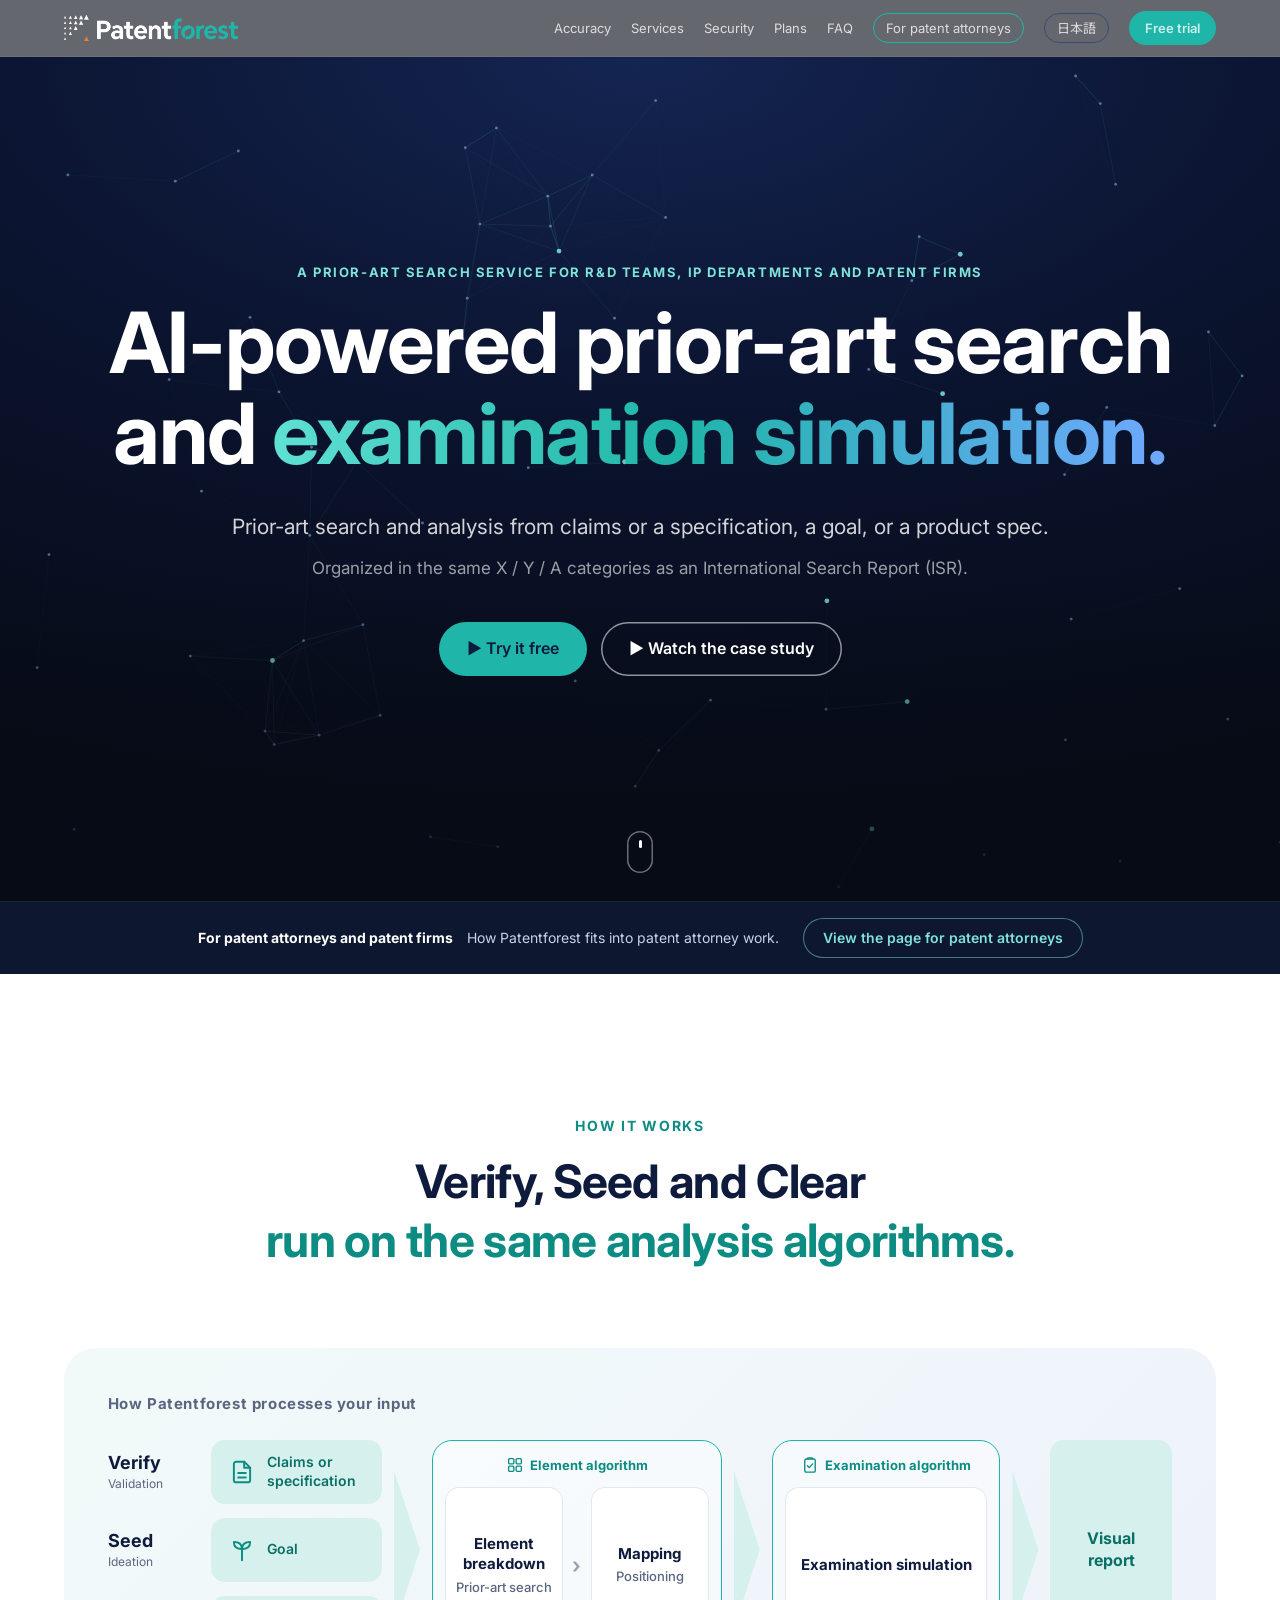
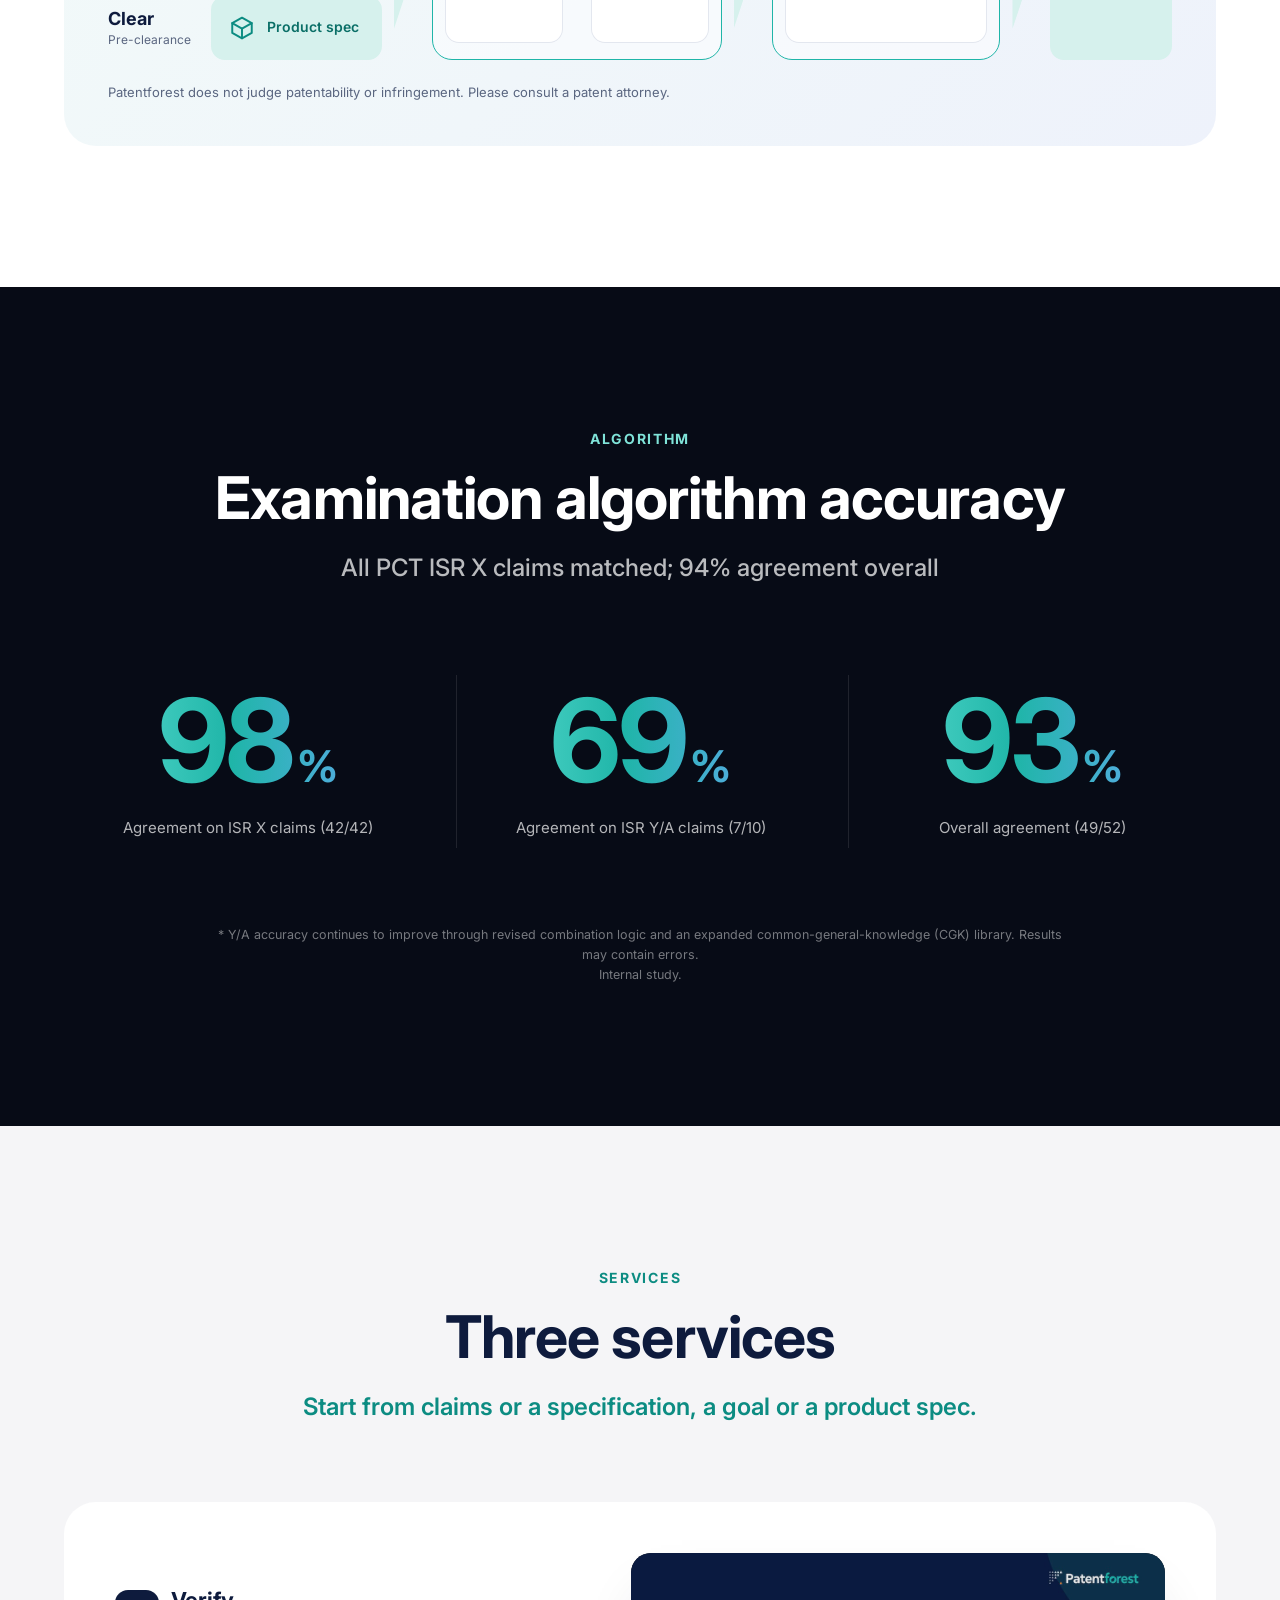
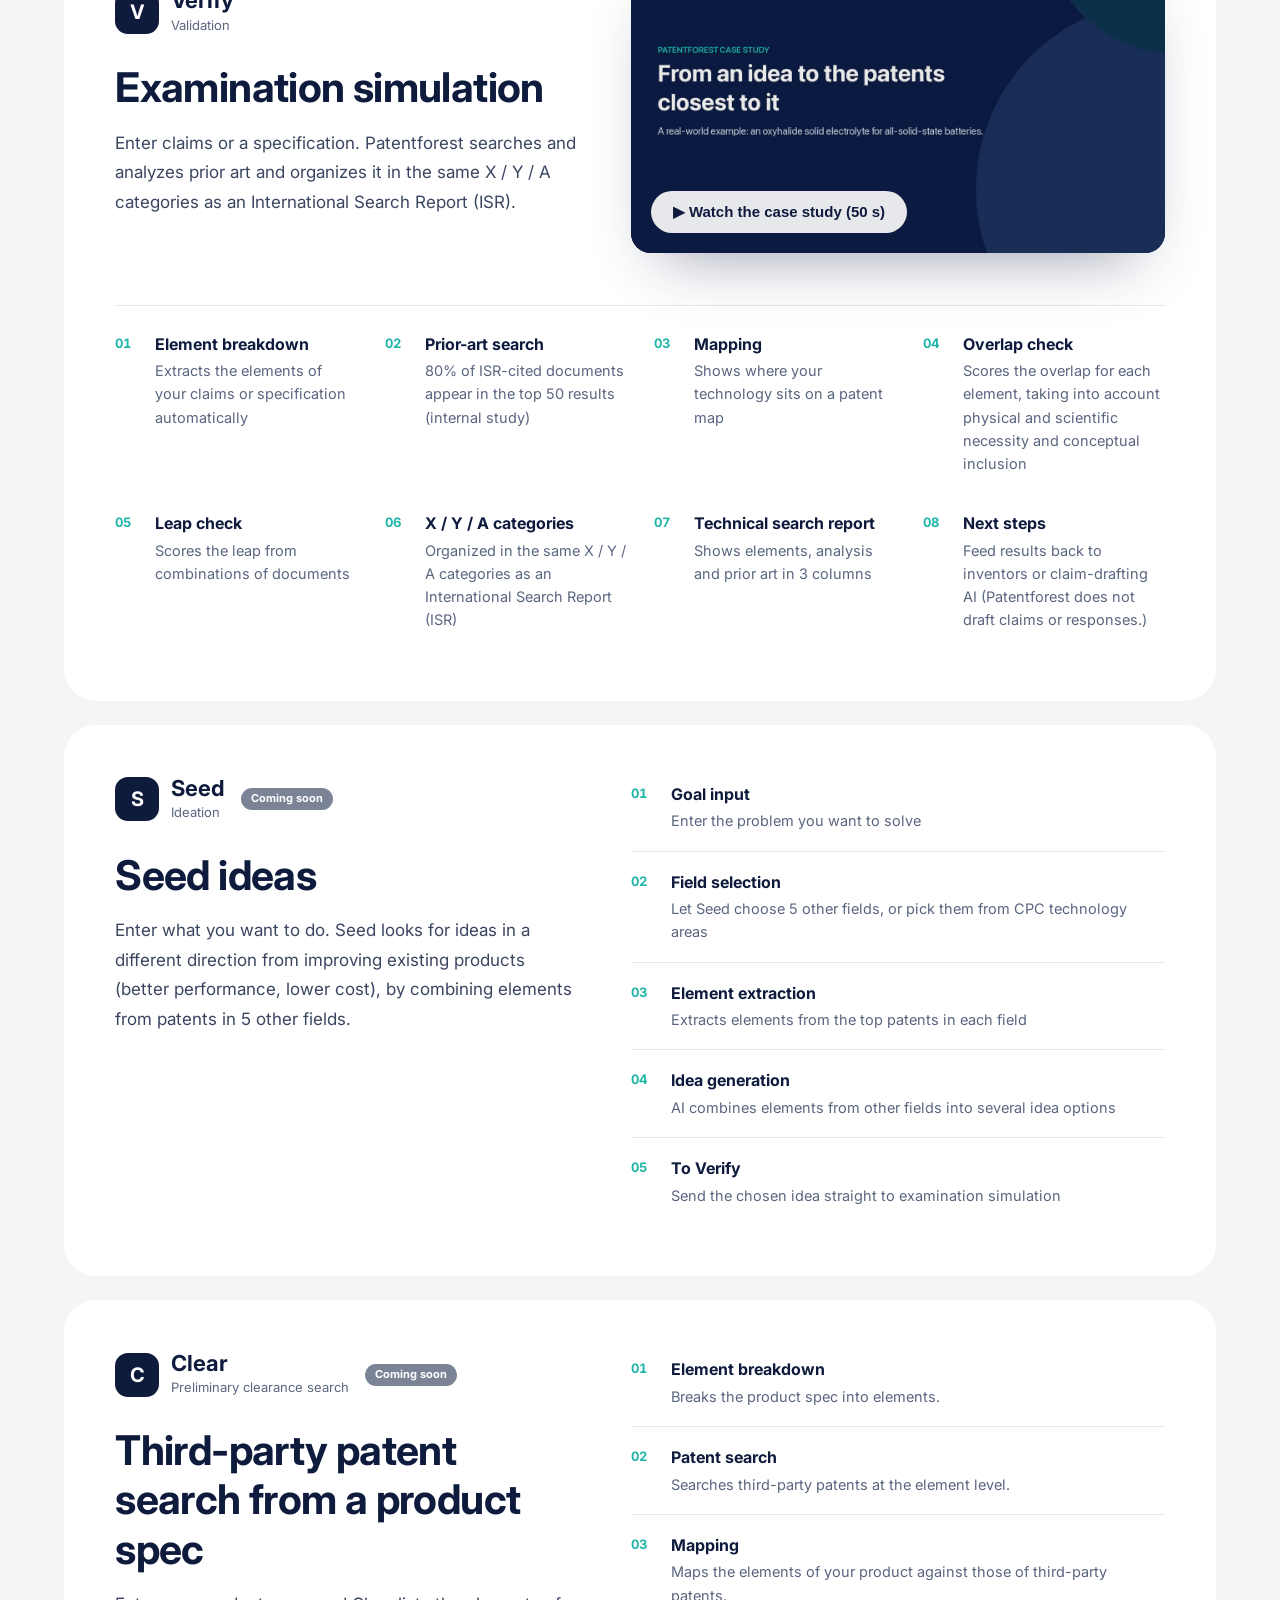
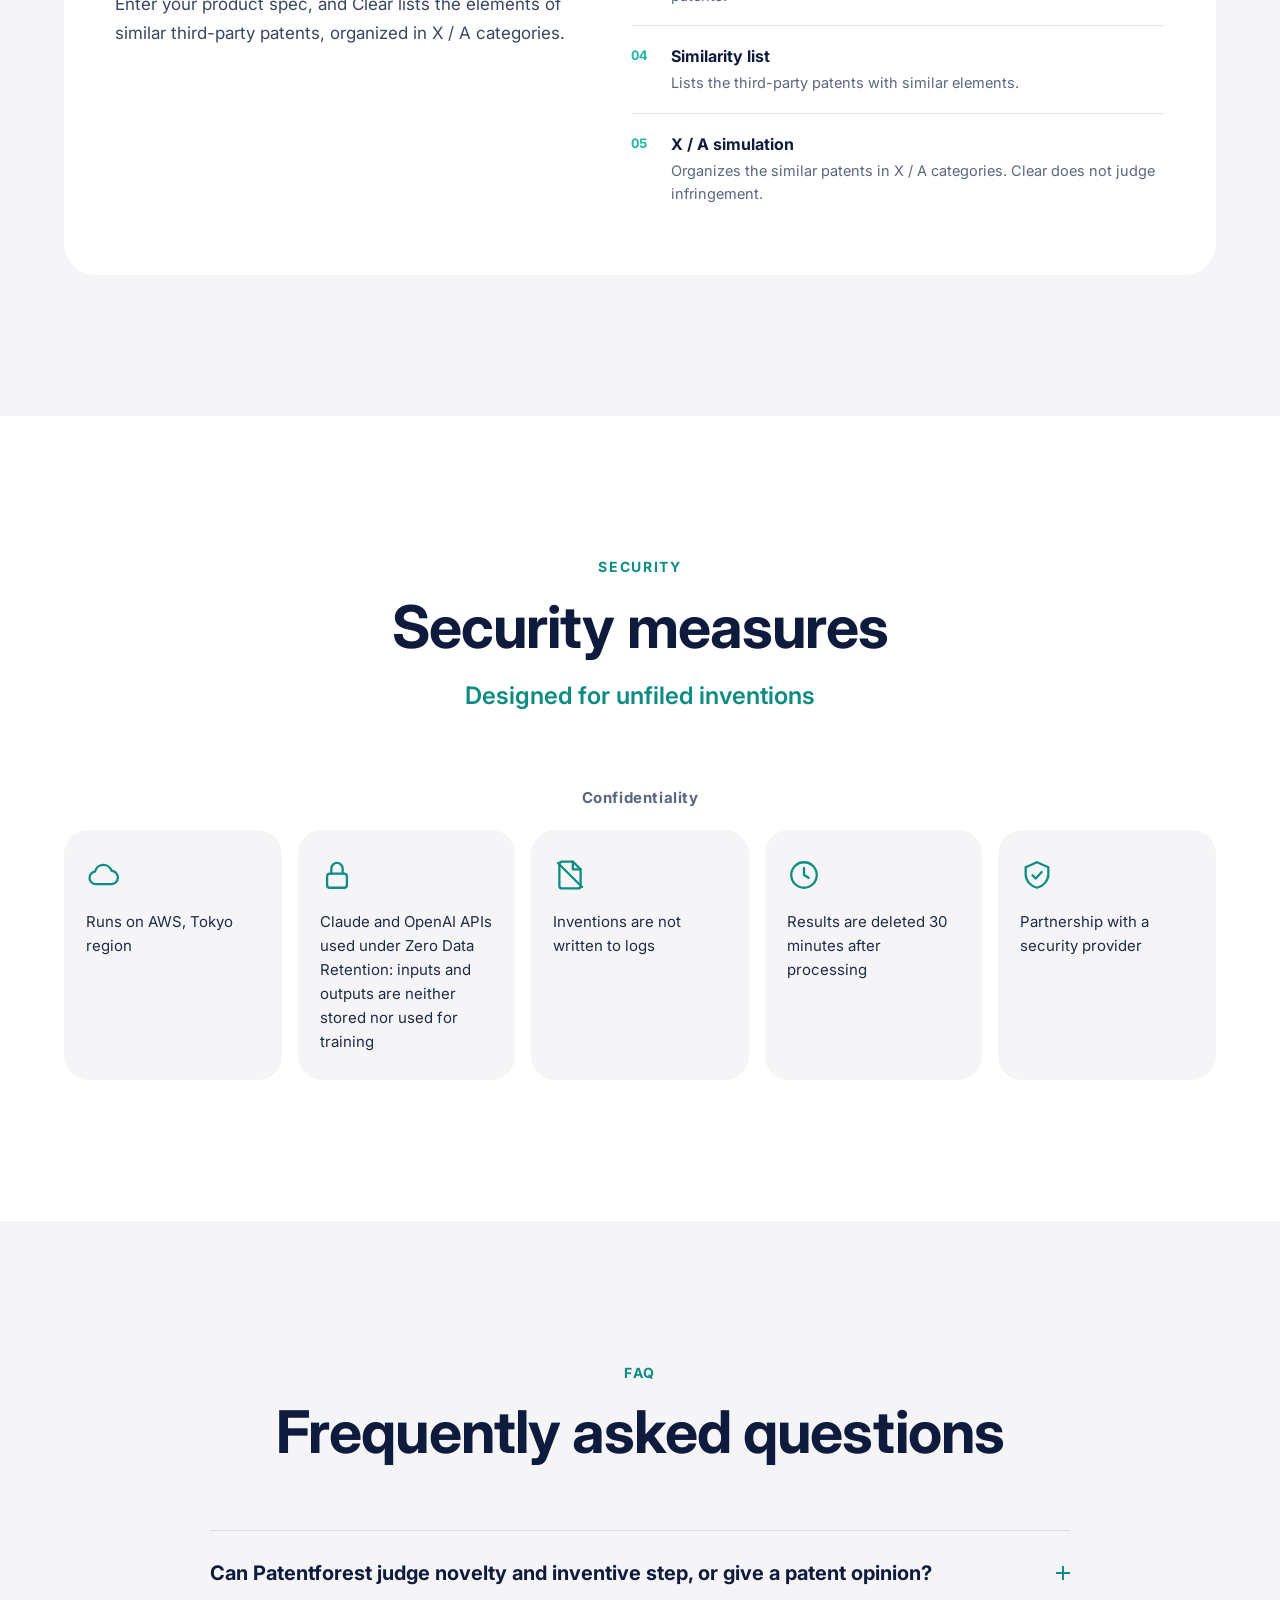
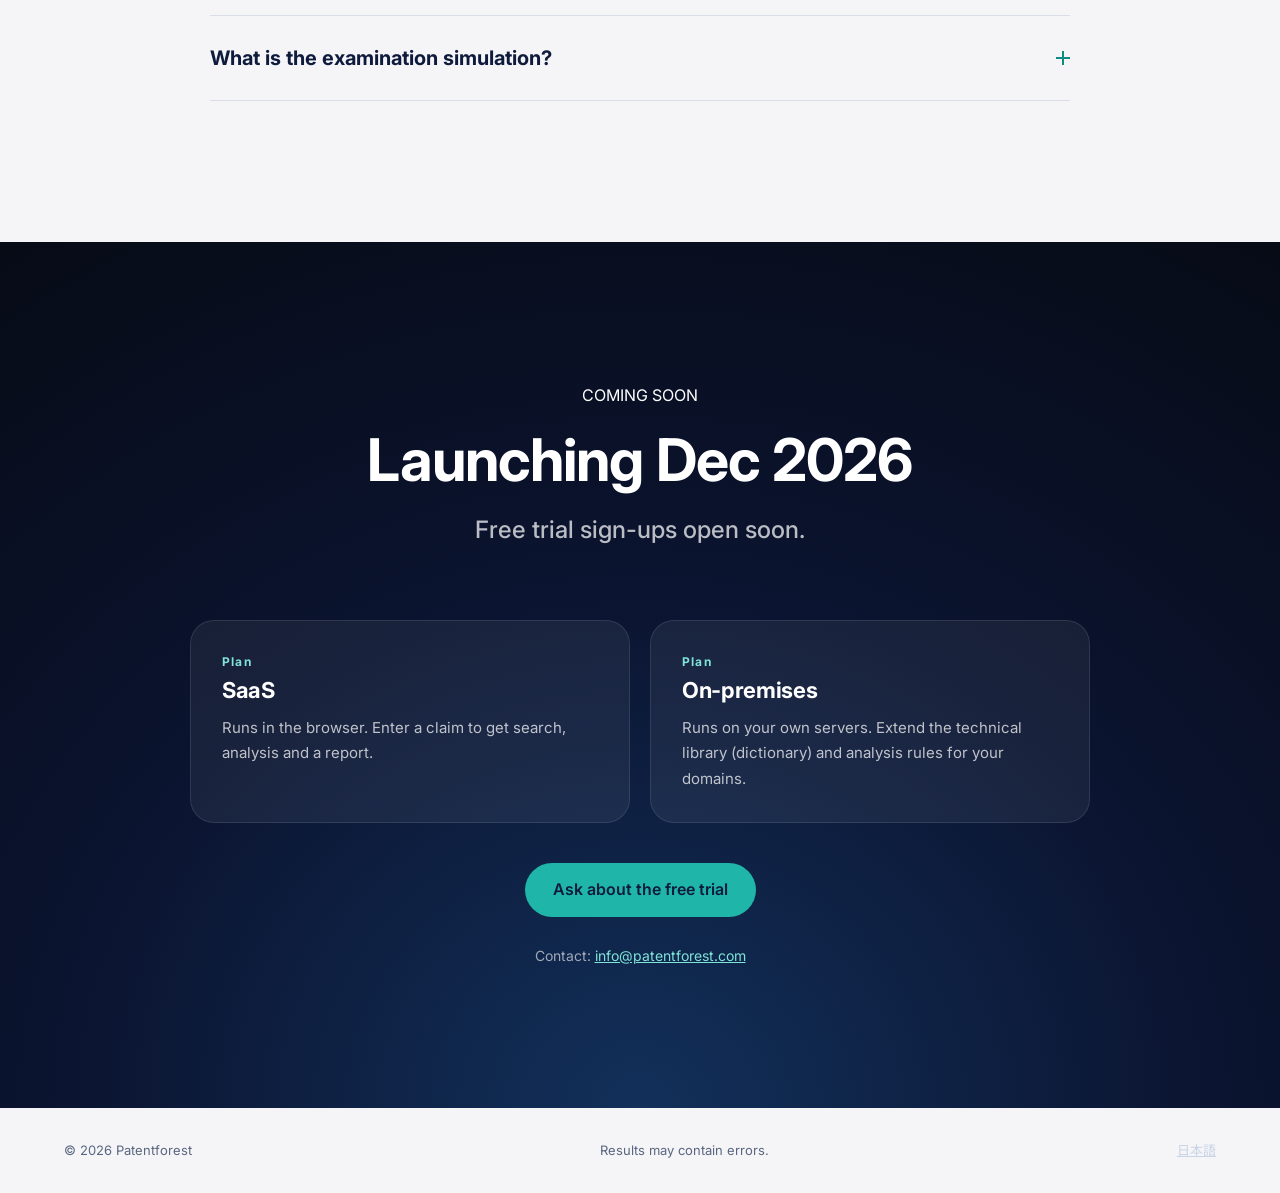
<file: index.html>
<!doctype html>
<html lang="en">
<head>
<meta charset="utf-8">
<meta name="viewport" content="width=device-width, initial-scale=1">
<title>Patentforest — AI-powered prior-art search, IP landscaping and examination simulation</title>
<meta name="description" content="Patentforest is a prior-art search service for R&amp;D teams, IP departments and patent firms. It breaks your claims or specification into elements, searches prior art, maps the IP landscape and runs an examination simulation (overlap and leap analysis), organized in the same X / Y / A categories as an International Search Report.">
<link rel="canonical" href="https://patentforest.com/">
<link rel="alternate" hreflang="en" href="https://patentforest.com/">
<link rel="alternate" hreflang="ja" href="https://patentforest.com/ja/">
<link rel="alternate" hreflang="x-default" href="https://patentforest.com/">
<meta property="og:title" content="Patentforest">
<meta property="og:description" content="AI-powered prior-art search, IP landscaping and examination simulation. Organized in the same X / Y / A categories as an ISR.">
<meta property="og:type" content="website">
<meta property="og:url" content="https://patentforest.com/">
<meta property="og:image" content="https://patentforest.com/assets/video/case-oxyhalide-poster.jpg">
<link rel="icon" href="assets/favicon.png">
<link rel="preconnect" href="https://fonts.googleapis.com">
<link rel="preconnect" href="https://fonts.gstatic.com" crossorigin>
<link href="https://fonts.googleapis.com/css2?family=Inter:wght@400;500;600;700&family=Noto+Sans+JP:wght@400;500;600;700&display=swap" rel="stylesheet">
<link rel="stylesheet" href="assets/styles.css?v=36">
<link rel="stylesheet" href="assets/home.css?v=2">
<script>document.documentElement.classList.add('js')</script>
</head>
<body class="v2">

<header class="site-header">
  <div class="wrap">
    <a class="logo" href="#top"><img src="assets/logo-on-dark.png" alt="Patentforest"></a>
    <nav>
      <a class="hide-sm" href="#accuracy">Accuracy</a>
      <a class="hide-sm" href="#services">Services</a>
      <a class="hide-sm" href="#trust">Security</a>
      <a class="hide-sm" href="#plans">Plans</a>
      <a class="hide-sm" href="#faq">FAQ</a>
      <a class="for-pa" href="attorney/" data-attorney-gate>For patent attorneys</a>
      <a class="lang" href="ja/" hreflang="ja" lang="ja">日本語</a>
      <a class="btn" href="#plans">Free trial</a>
    </nav>
  </div>
</header>

<main id="top">

<section class="h-hero">
  <canvas aria-hidden="true"></canvas>
  <div class="wrap">
    <p class="h-eyebrow rv">A prior-art search service for R&amp;D teams, IP departments and patent firms</p>
    <h1 class="rv d1">AI-powered <span class="nw">prior-art</span> search and <em class="grad">examination simulation.</em></h1>
    <p class="tagline rv d2">Prior-art search and analysis from claims or a specification, a goal, or a product spec.</p>
    <p class="lead rv d2">Organized in the same X / Y / A categories as an International Search Report (ISR).</p>
    <div class="h-btns rv d3">
      <a class="h-btn fill" href="mailto:info@patentforest.com?subject=Patentforest%20free%20trial">▶ Try it free</a>
      <button class="h-btn line" type="button" data-popup="assets/video/case-oxyhalide.mp4" data-poster="assets/video/case-oxyhalide-poster.jpg" data-caption="Case study: an oxyhalide solid electrolyte (about 50 seconds)">▶ Watch the case study</button>
    </div>
  </div>
  <span class="h-scroll" aria-hidden="true"></span>
</section>

<div class="pa-band">
  <div class="wrap">
    <p><b>For patent attorneys and patent firms</b>　How Patentforest fits into patent attorney work.</p>
    <a class="btn" href="attorney/" data-attorney-gate>View the page for patent attorneys</a>
  </div>
</div>

<section class="vision h-how">
  <div class="wrap">
    <div class="h-head rv">
      <p class="h-eyebrow">How it works</p>
      <h2 class="h-title">Verify, Seed and Clear <br class="br-wide"><span>run on the same analysis algorithms.</span></h2>
    </div>
    <div class="lanes rv" role="img" aria-label="Patentforest flow. Three entry points: Verify (validation) takes claims or a specification, Seed (ideation) takes a goal, Clear (preliminary clearance search) takes a product spec. Each runs through the element algorithm (element breakdown and prior-art search, mapping and positioning) and the examination algorithm (examination simulation), and ends in a visual report. Patentforest does not judge patentability or infringement. Please consult a patent attorney.">
      <p class="lanes-cap">How Patentforest processes your input</p>
      <div class="eng">
        <div class="eng-in">
          <p class="fl-name"><b>Verify</b><small>Validation</small></p><span class="eng-box in"><svg class="fl-ico" viewBox="0 0 24 24" fill="none" stroke="currentColor" stroke-width="1.8" stroke-linecap="round" stroke-linejoin="round" aria-hidden="true"><path d="M14 2.5H6.5a2 2 0 0 0-2 2v15a2 2 0 0 0 2 2h11a2 2 0 0 0 2-2V8z"/><path d="M14 2.5V8h5.5"/><path d="M8.5 13h7"/><path d="M8.5 17h7"/></svg><i>Claims or specification</i></span>
          <p class="fl-name"><b>Seed</b><small>Ideation</small></p><span class="eng-box in"><svg class="fl-ico" viewBox="0 0 24 24" fill="none" stroke="currentColor" stroke-width="1.8" stroke-linecap="round" stroke-linejoin="round" aria-hidden="true"><path d="M12 21.5V11"/><path d="M12 11C12 7 9.3 4.5 4.5 4.5c0 4 2.7 6.5 7.5 6.5z"/><path d="M12 11c0-4 2.7-6.5 7.5-6.5 0 4-2.7 6.5-7.5 6.5z"/></svg><i>Goal</i></span>
          <p class="fl-name"><b>Clear</b><small>Pre-clearance</small></p><span class="eng-box in"><svg class="fl-ico" viewBox="0 0 24 24" fill="none" stroke="currentColor" stroke-width="1.8" stroke-linecap="round" stroke-linejoin="round" aria-hidden="true"><path d="M21 7.5 12 2.5l-9 5v9l9 5 9-5z"/><path d="M3 7.5l9 5 9-5"/><path d="M12 12.5v9"/></svg><i>Product spec</i></span>
        </div>
        <div class="eng-arrow" aria-hidden="true"></div>
        <div class="eng-grp">
          <p class="eng-h"><svg class="eng-ico" viewBox="0 0 24 24" fill="none" stroke="currentColor" stroke-width="1.8" stroke-linecap="round" stroke-linejoin="round" aria-hidden="true"><rect x="3.5" y="3.5" width="7" height="7" rx="1.5"/><rect x="13.5" y="3.5" width="7" height="7" rx="1.5"/><rect x="3.5" y="13.5" width="7" height="7" rx="1.5"/><rect x="13.5" y="13.5" width="7" height="7" rx="1.5"/></svg>Element algorithm</p>
          <div class="eng-boxes"><span class="eng-box"><b>Element breakdown</b><small>Prior-art search</small></span><span class="eng-box"><b>Mapping</b><small>Positioning</small></span></div>
        </div>
        <div class="eng-arrow" aria-hidden="true"></div>
        <div class="eng-grp eng-core">
          <p class="eng-h"><svg class="eng-ico" viewBox="0 0 24 24" fill="none" stroke="currentColor" stroke-width="1.8" stroke-linecap="round" stroke-linejoin="round" aria-hidden="true"><rect x="5" y="4" width="14" height="17.5" rx="2"/><path d="M9 4V2.5h6V4"/><path d="m8.5 13 2.5 2.5 4.5-5"/></svg>Examination algorithm</p>
          <div class="eng-boxes"><span class="eng-box"><b>Examination simulation</b></span></div>
        </div>
        <div class="eng-arrow" aria-hidden="true"></div>
        <div class="eng-out"><span class="eng-box end"><b>Visual report</b></span></div>
      </div>
      <p class="lanes-note">Patentforest does not judge patentability or infringement. Please consult a patent attorney.</p>
    </div>
  </div>
</section>

<section id="accuracy" class="h-acc">
  <div class="wrap">
    <div class="h-head rv">
      <p class="h-eyebrow">Algorithm</p>
      <h2 class="h-title">Examination algorithm accuracy</h2>
      <p class="h-sub">All PCT ISR X claims matched; 94% agreement overall</p>
    </div>
    <div class="h-stats rv">
      <div class="h-stat"><div class="v grad" data-count="100">100<small>%</small></div><p>Agreement on ISR X claims (42/42)</p></div>
      <div class="h-stat"><div class="v grad" data-count="70">70<small>%</small></div><p>Agreement on ISR Y/A claims (7/10)</p></div>
      <div class="h-stat"><div class="v grad" data-count="94">94<small>%</small></div><p>Overall agreement (49/52)</p></div>
    </div>
    <p class="note">* Y/A accuracy continues to improve through revised combination logic and an expanded common-general-knowledge (CGK) library. Results may contain errors.<br>
    Internal study.</p>
  </div>
</section>

<section id="services" class="h-svc">
  <div class="wrap">
    <div class="h-head rv">
      <p class="h-eyebrow">Services</p>
      <h2 class="h-title">Three services</h2>
      <p class="h-sub">Start from claims or a specification, a goal or a product spec.</p>
    </div>
    <div class="h-tiles">
    <article class="h-tile wide rv" id="verify">
      <div class="tile-head">
        <div class="tile-badge"><span class="tile-logo" aria-hidden="true">V</span><div><b>Verify</b><small>Validation</small></div></div>
        <h3>Examination simulation</h3>
        <p>Enter claims or a specification. Patentforest searches and analyzes prior art and organizes it in the same X / Y / A categories as an International Search Report (ISR).</p>
      </div>
      <button class="pv-video" type="button" data-inline="assets/video/case-oxyhalide.mp4" data-poster="assets/video/case-oxyhalide-poster.jpg" data-caption="Case study: an oxyhalide solid electrolyte (about 50 seconds)"><img src="assets/video/case-oxyhalide-poster.jpg" alt="Case study video"><span>▶ Watch the case study (50 s)</span></button>
      <ol class="h-feats">
        <li><b>Element breakdown</b>Extracts the elements of your claims or specification automatically</li>
        <li><b>Prior-art search</b>80% of ISR-cited documents appear in the top 50 results (internal study)</li>
        <li><b>Mapping</b>Shows where your technology sits on a patent map</li>
        <li><b>Overlap check</b>Scores the overlap for each element, taking into account physical and scientific necessity and conceptual inclusion</li>
        <li><b>Leap check</b>Scores the leap from combinations of documents</li>
        <li><b>X / Y / A categories</b>Organized in the same X / Y / A categories as an International Search Report (ISR)</li>
        <li><b>Technical search report</b>Shows elements, analysis and prior art in 3 columns</li>
        <li><b>Next steps</b>Feed results back to inventors or claim-drafting AI (Patentforest does not draft claims or responses.)</li>
      </ol>
    </article>
    <article class="h-tile wide side rv" id="seed">
      <div class="tile-head">
        <div class="tile-badge"><span class="tile-logo" aria-hidden="true">S</span><div><b>Seed</b><small>Ideation</small></div><span class="svc-tag">Coming soon</span></div>
        <h3>Seed ideas</h3>
        <p>Enter what you want to do. Seed looks for ideas in a different direction from improving existing products (better performance, lower cost), by combining elements from patents in 5 other fields.</p>
      </div>
      <ol class="h-feats">
        <li><b>Goal input</b>Enter the problem you want to solve</li>
        <li><b>Field selection</b>Let Seed choose 5 other fields, or pick them from CPC technology areas</li>
        <li><b>Element extraction</b>Extracts elements from the top patents in each field</li>
        <li><b>Idea generation</b>AI combines elements from other fields into several idea options</li>
        <li><b>To Verify</b>Send the chosen idea straight to examination simulation</li>
      </ol>
    </article>
    <article class="h-tile wide side rv" id="clear">
      <div class="tile-head">
        <div class="tile-badge"><span class="tile-logo" aria-hidden="true">C</span><div><b>Clear</b><small>Preliminary clearance search</small></div><span class="svc-tag">Coming soon</span></div>
        <h3>Third-party patent search from a product spec</h3>
        <p>Enter your product spec, and Clear lists the elements of similar third-party patents, organized in X / A categories.</p>
      </div>
      <ol class="h-feats">
        <li><b>Element breakdown</b>Breaks the product spec into elements.</li>
        <li><b>Patent search</b>Searches third-party patents at the element level.</li>
        <li><b>Mapping</b>Maps the elements of your product against those of third-party patents.</li>
        <li><b>Similarity list</b>Lists the third-party patents with similar elements.</li>
        <li><b>X / A simulation</b>Organizes the similar patents in X / A categories. Clear does not judge infringement.</li>
      </ol>
    </article>
    </div>
  </div>
</section>

<section id="trust" class="h-sec">
  <div class="wrap">
    <div class="h-head rv">
      <p class="h-eyebrow">Security</p>
      <h2 class="h-title">Security measures</h2>
      <p class="h-sub">Designed for unfiled inventions</p>
    </div>
    <p class="h-sec-cap rv">Confidentiality</p>
    <ul class="h-sec-grid rv">
      <li><svg viewBox="0 0 24 24" fill="none" stroke="currentColor" stroke-width="1.6" stroke-linecap="round" stroke-linejoin="round" aria-hidden="true"><path d="M7 18.5a4.5 4.5 0 0 1-.6-8.96A6 6 0 0 1 18 9a4.5 4.5 0 0 1-.5 9.5z"/></svg>Runs on AWS, Tokyo region</li>
      <li><svg viewBox="0 0 24 24" fill="none" stroke="currentColor" stroke-width="1.6" stroke-linecap="round" stroke-linejoin="round" aria-hidden="true"><rect x="5" y="11" width="14" height="10" rx="2"/><path d="M8 11V7.5a4 4 0 0 1 8 0V11"/></svg>Claude and OpenAI APIs used under Zero Data Retention: inputs and outputs are neither stored nor used for training</li>
      <li><svg viewBox="0 0 24 24" fill="none" stroke="currentColor" stroke-width="1.6" stroke-linecap="round" stroke-linejoin="round" aria-hidden="true"><path d="M14 2.5H6.5a2 2 0 0 0-2 2v15a2 2 0 0 0 2 2h11a2 2 0 0 0 2-2V8z"/><path d="M14 2.5V8h5.5"/><path d="M3.5 3.5l17 17"/></svg>Inventions are not written to logs</li>
      <li><svg viewBox="0 0 24 24" fill="none" stroke="currentColor" stroke-width="1.6" stroke-linecap="round" stroke-linejoin="round" aria-hidden="true"><circle cx="12" cy="12" r="9"/><path d="M12 7v5l3.2 2"/></svg>Results are deleted 30 minutes after processing</li>
      <li><svg viewBox="0 0 24 24" fill="none" stroke="currentColor" stroke-width="1.6" stroke-linecap="round" stroke-linejoin="round" aria-hidden="true"><path d="M12 3 4 6.5v5c0 4.6 3.4 8.4 8 9.5 4.6-1.1 8-4.9 8-9.5v-5z"/><path d="m8.8 12.2 2.3 2.3 4.2-4.6"/></svg>Partnership with a security provider</li>
    </ul>
  </div>
</section>

<section id="faq" class="h-faq">
  <div class="wrap">
    <div class="h-head rv">
      <p class="h-eyebrow">FAQ</p>
      <h2 class="h-title">Frequently asked questions</h2>
    </div>
    <div class="h-qa rv">
      <details><summary>Can Patentforest judge novelty and inventive step, or give a patent opinion?</summary><p>No. Patentforest does not judge novelty or inventive step, and does not give patent opinions. Use the overlap score as input when considering novelty, and the leap score when considering inventive step. For a judgment or opinion, please consult a patent attorney.</p></details>
      <details><summary>What is the examination simulation?</summary><p>Each element of your claims or specification is compared with prior art, overlap and leap are scored, and results are organized in the same X / Y / A categories as an International Search Report (ISR). It does not guarantee the outcome of an actual examination.</p></details>
    </div>
  </div>
</section>

<section id="plans" class="h-cta">
  <div class="wrap">
    <div class="h-head rv">
      <span class="pill-teal">COMING SOON</span>
      <h2 class="h-title">Launching Dec 2026</h2>
      <p class="h-sub">Free trial sign-ups open soon.</p>
    </div>
    <div class="h-plans rv">
      <div><p class="label">Plan</p><h3>SaaS</h3><p>Runs in the browser. Enter a claim to get search, analysis and a report.</p></div>
      <div><p class="label">Plan</p><h3>On-premises</h3><p>Runs on your own servers. Extend the technical library (dictionary) and analysis rules for your domains.</p></div>
    </div>
    <div class="h-btns rv"><a class="h-btn fill" href="mailto:info@patentforest.com?subject=Patentforest%20free%20trial">Ask about the free trial</a></div>
    <p class="contact">Contact: <a href="mailto:info@patentforest.com">info@patentforest.com</a></p>
  </div>
</section>

</main>

<footer>
  <div class="wrap">
    <span>© 2026 Patentforest</span>
    <span>Results may contain errors.</span>
    <a href="ja/" hreflang="ja" lang="ja">日本語</a>
  </div>
</footer>

<script src="assets/lightbox.js?v=3"></script>
<script src="assets/attorney-gate.js?v=1"></script>
<script src="assets/home.js?v=1"></script>
<!-- Cloudflare Web Analytics --><script type='module' src='https://static.cloudflareinsights.com/beacon.min.js' data-cf-beacon='{"token": "e10f29641b3348acbeb93f11e4962444"}'></script><!-- End Cloudflare Web Analytics -->
</body>
</html>
</file>
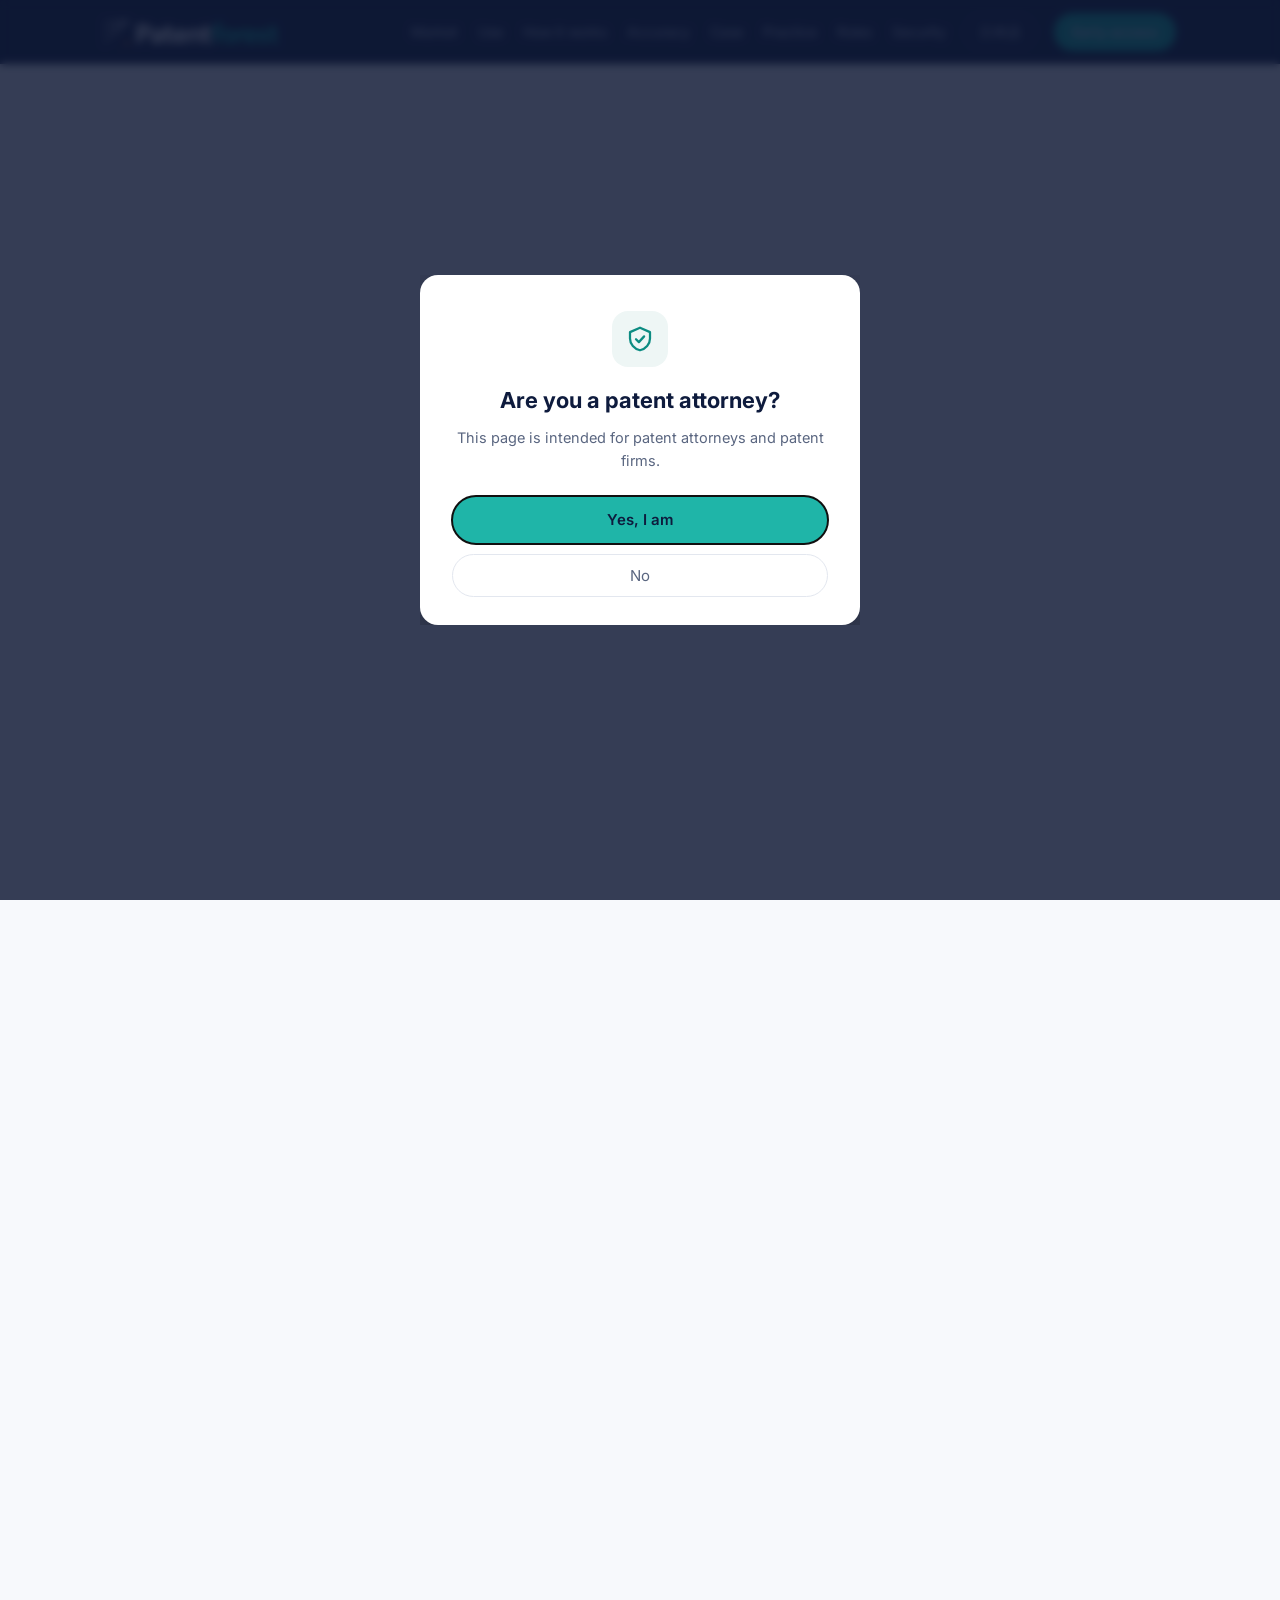
<file: attorney/index.html>
<!doctype html>
<html lang="en">
<head>
<meta charset="utf-8">
<meta name="viewport" content="width=device-width, initial-scale=1">
<title>For patent attorneys — Patentforest</title>
<meta name="description" content="Information for patent attorneys and patent firms. Patentforest searches prior art, compares elements, maps the patent landscape, runs an examination simulation and a preliminary clearance search, and supports ideation.">
<link rel="canonical" href="https://patentforest.com/attorney/">
<link rel="alternate" hreflang="en" href="https://patentforest.com/attorney/">
<link rel="alternate" hreflang="ja" href="https://patentforest.com/ja/attorney/">
<link rel="alternate" hreflang="x-default" href="https://patentforest.com/attorney/">
<meta property="og:title" content="For patent attorneys — Patentforest">
<meta property="og:description" content="Information for patent attorneys and patent firms. Patent search and analysis to support attorney work.">
<meta property="og:type" content="website">
<meta property="og:url" content="https://patentforest.com/attorney/">
<meta property="og:image" content="https://patentforest.com/assets/video/case-oxyhalide-poster.jpg">
<link rel="icon" href="../assets/favicon.png">
<link rel="preconnect" href="https://fonts.googleapis.com">
<link rel="preconnect" href="https://fonts.gstatic.com" crossorigin>
<link href="https://fonts.googleapis.com/css2?family=Inter:wght@400;600;700&display=swap" rel="stylesheet">
<link rel="stylesheet" href="../assets/styles.css?v=36">
</head>
<body data-attorney-page="../">

<header class="site-header">
  <div class="wrap">
    <a class="logo" href="../"><img src="../assets/logo-on-dark.png" alt="Patentforest"></a>
    <nav>
      <a class="hide-sm" href="#market">Market</a>
      <a class="hide-sm" href="#menu">Use</a>
      <a class="hide-sm" href="#how">How it works</a>
      <a class="hide-sm" href="#accuracy">Accuracy</a>
      <a class="hide-sm" href="#case">Case</a>
      <a class="hide-sm" href="#work">Practice</a>
      <a class="hide-sm" href="#roles">Roles</a>
      <a class="hide-sm" href="#trust">Security</a>
      <a class="lang" href="../ja/attorney/" hreflang="ja" lang="ja">日本語</a>
      <a class="btn" href="#contact">Early access</a>
    </nav>
  </div>
</header>

<main id="top">

<section class="dark hero pa-hero">
  <div class="circle c1"></div><div class="circle c2"></div>
  <div class="wrap">
    <p class="eyebrow">For patent attorneys and patent firms</p>
    <h1>Patent search and analysis <br class="br-wide">for patent attorney work</h1>
    <p class="lead">Enter claims or a specification, a product spec, or a goal. Patentforest searches prior art, compares elements, positions the invention on a patent map and evaluates novelty and inventive step, organized in the same X / Y / A categories as an International Search Report (ISR). The report can also be used to explain results to clients.</p>
    <div class="actions">
      <button class="btn" type="button" data-popup="../assets/video/case-oxyhalide.mp4" data-poster="../assets/video/case-oxyhalide-poster.jpg" data-caption="Case study: an oxyhalide solid electrolyte (about 50 seconds)">▶ Watch the case study</button>
      <a class="btn" href="#contact">▶ Apply for early access</a>
    </div>
  </div>
</section>

<section id="market" class="pa-problem">
  <div class="wrap">
    <p class="eyebrow">Market</p>
    <h2>Patent attorneys and patent filings in Japan</h2>
    <p class="sub-h">The number of patent attorneys in Japan has stayed almost flat for ten years. Patent filings rose sharply in 2025 (+16.8%) as the use of generative AI spread, and are expected to keep rising.</p>
    <div class="stat-row pa-stats">
      <div class="card"><div class="v">11,800</div><p>Registered patent attorneys (benrishi). Almost flat from 10,200 ten years ago.</p><p class="src">Source: JPO, Annual Report 2025</p></div>
      <div class="card"><div class="v">73<small>%</small></div><p>Share of patent firms with a single attorney (3,835 of 5,257 firms)</p><p class="src">Source: Japan Patent Attorneys Association, membership distribution, end of September 2026</p></div>
      <div class="card"><div class="v">+16.8<small>%</small></div><p>Patent filings in 2025: 358,000, up 50,000 from the previous year.</p><p class="src">Source: JPO, Annual Report 2026</p></div>
    </div>
    <p class="lead pa-lead">Generative AI makes drafting application documents easier, and we expect filings to keep rising.</p>
    <p class="note">Source: Nikkei xTECH</p>
  </div>
</section>

<section id="menu" style="background:var(--white)">
  <div class="wrap">
    <p class="eyebrow">Use</p>
    <h2>Three services and how a firm can use them</h2>
    <p class="sub-h">Each service prepares the material for a decision. The decision is made by the patent attorney.</p>
    <div class="pa-menu">
      <div class="card">
        <div class="svc-badge"><span class="svc-logo" aria-hidden="true">V</span><div><b>Verify</b><small>Validation</small></div></div>
        <h3>Examination simulation</h3>
        <p>Extracts elements from claims or a specification, searches prior art, and evaluates the overlap for each element and the leap required to combine documents. Results are organized in the same X / Y / A categories as an ISR.</p>
        <p class="use"><b>Use in a firm</b>Prior-art search before filing, preparing responses to office actions, explaining results to clients.</p>
      </div>
      <div class="card">
        <div class="svc-badge"><span class="svc-logo" aria-hidden="true" style="background:linear-gradient(135deg,#7BD88F 0%,var(--teal-dark) 100%)">S</span><div><b>Seed</b><small>Ideation</small></div></div>
        <h3>Taking part from the R&amp;D stage</h3>
        <p>Starting from what the client wants to achieve, Seed looks for ideas in a different direction from improving existing products (performance, cost) by combining elements of patents from five different fields. A selected idea can go straight into the examination simulation.</p>
        <p class="use"><b>Use in a firm</b>Meetings with the client's R&amp;D team, invention harvesting, technical review before filing.</p>
      </div>
      <div class="card">
        <div class="svc-badge"><span class="svc-logo" aria-hidden="true" style="background:linear-gradient(135deg,#6E9BEA 0%,var(--navy) 100%)">C</span><div><b>Clear</b><small>Pre-clearance</small></div></div>
        <h3>Third-party patent search from a product spec</h3>
        <p>Breaks a product spec into elements and lists similar third-party patents in X / A categories.</p>
        <p class="use"><b>Use in a firm</b>Preliminary search before a product launch, as a step before a full clearance search.</p>
      </div>
    </div>
  </div>
</section>

<section id="how" class="vision" style="background:transparent">
  <div class="wrap">
    <p class="eyebrow">How it works</p>
    <p class="quote">Verify, Seed and Clear <br class="br-wide"><span>run on the same analysis algorithms.</span></p>
    <div class="lanes" role="img" aria-label="Patentforest flow. Three entry points: Verify (validation) takes claims or a specification, Seed (ideation) takes a goal, Clear (preliminary clearance search) takes a product spec. Each runs through the element algorithm (element breakdown and prior-art search, mapping and positioning) and the examination algorithm (examination simulation), and ends in a visual report. Patentforest does not judge patentability or infringement. Those judgments are made by the patent attorney.">
      <p class="lanes-cap">How Patentforest processes your input</p>
      <div class="eng">
        <div class="eng-in">
          <p class="fl-name"><b>Verify</b><small>Validation</small></p><span class="eng-box in"><svg class="fl-ico" viewBox="0 0 24 24" fill="none" stroke="currentColor" stroke-width="1.8" stroke-linecap="round" stroke-linejoin="round" aria-hidden="true"><path d="M14 2.5H6.5a2 2 0 0 0-2 2v15a2 2 0 0 0 2 2h11a2 2 0 0 0 2-2V8z"/><path d="M14 2.5V8h5.5"/><path d="M8.5 13h7"/><path d="M8.5 17h7"/></svg><i>Claims or specification</i></span>
          <p class="fl-name"><b>Seed</b><small>Ideation</small></p><span class="eng-box in"><svg class="fl-ico" viewBox="0 0 24 24" fill="none" stroke="currentColor" stroke-width="1.8" stroke-linecap="round" stroke-linejoin="round" aria-hidden="true"><path d="M12 21.5V11"/><path d="M12 11C12 7 9.3 4.5 4.5 4.5c0 4 2.7 6.5 7.5 6.5z"/><path d="M12 11c0-4 2.7-6.5 7.5-6.5 0 4-2.7 6.5-7.5 6.5z"/></svg><i>Goal</i></span>
          <p class="fl-name"><b>Clear</b><small>Pre-clearance</small></p><span class="eng-box in"><svg class="fl-ico" viewBox="0 0 24 24" fill="none" stroke="currentColor" stroke-width="1.8" stroke-linecap="round" stroke-linejoin="round" aria-hidden="true"><path d="M21 7.5 12 2.5l-9 5v9l9 5 9-5z"/><path d="M3 7.5l9 5 9-5"/><path d="M12 12.5v9"/></svg><i>Product spec</i></span>
        </div>
        <div class="eng-arrow" aria-hidden="true"></div>
        <div class="eng-grp">
          <p class="eng-h"><svg class="eng-ico" viewBox="0 0 24 24" fill="none" stroke="currentColor" stroke-width="1.8" stroke-linecap="round" stroke-linejoin="round" aria-hidden="true"><rect x="3.5" y="3.5" width="7" height="7" rx="1.5"/><rect x="13.5" y="3.5" width="7" height="7" rx="1.5"/><rect x="3.5" y="13.5" width="7" height="7" rx="1.5"/><rect x="13.5" y="13.5" width="7" height="7" rx="1.5"/></svg>Element algorithm</p>
          <div class="eng-boxes"><span class="eng-box"><b>Element breakdown</b><small>Prior-art search</small></span><span class="eng-box"><b>Mapping</b><small>Positioning</small></span></div>
        </div>
        <div class="eng-arrow" aria-hidden="true"></div>
        <div class="eng-grp eng-core">
          <p class="eng-h"><svg class="eng-ico" viewBox="0 0 24 24" fill="none" stroke="currentColor" stroke-width="1.8" stroke-linecap="round" stroke-linejoin="round" aria-hidden="true"><rect x="5" y="4" width="14" height="17.5" rx="2"/><path d="M9 4V2.5h6V4"/><path d="m8.5 13 2.5 2.5 4.5-5"/></svg>Examination algorithm</p>
          <div class="eng-boxes"><span class="eng-box"><b>Examination simulation</b></span></div>
        </div>
        <div class="eng-arrow" aria-hidden="true"></div>
        <div class="eng-out"><span class="eng-box end"><b>Visual report</b></span></div>
      </div>
      <p class="lanes-note">Patentforest does not judge patentability or infringement. Those judgments are made by the patent attorney.</p>
    </div>
  </div>
</section>

<section id="accuracy">
  <div class="wrap">
    <p class="eyebrow">Accuracy</p>
    <h2>All ISR X claims matched</h2>
    <p class="sub-h">94% agreement overall</p>
    <div class="stat-row">
      <div class="card"><div class="v">100<small>%</small></div><p>Agreement on ISR X claims (42/42)</p></div>
      <div class="card"><div class="v">70<small>%</small></div><p>Agreement on ISR Y/A claims (7/10)</p></div>
      <div class="card"><div class="v">94<small>%</small></div><p>Overall agreement (49/52)</p></div>
    </div>
    <p class="note">* Work on Y/A accuracy continues. Results may contain errors. Internal study.</p>
  </div>
</section>

<section id="case" style="background:var(--white)">
  <div class="wrap">
    <p class="eyebrow">Case</p>
    <h2>Case study: an oxyhalide solid electrolyte</h2>
    <p class="sub-h">About 50 seconds</p>
    <div class="pa-case">
      <button class="svc-video" type="button" data-inline="../assets/video/case-oxyhalide.mp4" data-poster="../assets/video/case-oxyhalide-poster.jpg" data-caption="Case study: an oxyhalide solid electrolyte (about 50 seconds)"><img src="../assets/video/case-oxyhalide-poster.jpg" alt="Case study video"><span>▶ Watch the case study (50 s)</span></button>
    </div>
  </div>
</section>

<section id="work">
  <div class="wrap">
    <p class="eyebrow">Practice</p>
    <h2>How it fits into your practice</h2>
    <p class="sub-h">Verify to cut time on search and examination work, Seed for consulting with clients, Clear for preliminary searches before a product launch.</p>

    <div class="pa-track">
      <div class="svc-badge"><span class="svc-logo" aria-hidden="true">V</span><div><b>Verify</b><small>Less time on search and examination work</small></div></div>
      <div class="pa-shift">
        <div class="card">
          <h3>Before</h3>
          <ul>
            <li><b>High search and drafting costs</b>Building suitable search queries, reading documents in Japanese, English, European languages, Chinese, Korean, German, French and others, and preparing claim charts all take a great deal of time.</li>
            <li><b>Over capacity in busy seasons</b>Filings and prosecution work pile up around clients' fiscal year-ends. Existing staff cannot handle it all, and new or urgent requests are sometimes turned down.</li>
            <li><b>Barriers to taking on unfamiliar fields and foreign cases</b>For unfamiliar technical fields, or PCT and foreign applications that require close review of foreign documents, search costs do not pay off and firms hesitate to take the work.</li>
          </ul>
        </div>
        <div class="arrow" aria-hidden="true">→</div>
        <div class="card after">
          <h3>After</h3>
          <ul>
            <li><b>Automation and time savings</b>Element extraction, mapping, claim charts and X / Y / A categories are generated automatically. Paragraphs showing matches and differences are highlighted, and everything can be downloaded in one click.</li>
            <li><b>Substantive evaluation based on the ISPE</b>Evaluation follows the PCT International Search and Preliminary Examination Guidelines (ISPE). Before any country's local rules, a common logic checks the essential question: do X or Y documents that deny patentability exist in the world's patent publications?</li>
            <li><b>Handling more filings and early-stage ideas</b>Run an examination simulation quickly on the growing number of AI-assisted filings and on immature early-stage ideas. Concrete improvement points can go back to the client right away, which helps turn a consultation into an engagement.</li>
            <li><b>Taking on unfamiliar and adjacent fields</b>Automatic element breakdown and novelty / inventive-step analysis give a quick view of the landscape and the points of difference, even in unfamiliar fields. Work in adjacent fields that was turned down for lack of staff becomes possible.</li>
            <li><b>Making junior engineers and paralegals productive</b>Work can proceed from the AI's first-pass analysis and highlights, so less experienced staff can produce searches and groundwork of a consistent standard.</li>
            <li><b>Easier client explanations that clients accept</b>IP landscape and X / Y / A results show visually and logically why a given claim scope was chosen.</li>
          </ul>
        </div>
      </div>
    </div>

    <div class="pa-track">
      <div class="svc-badge"><span class="svc-logo" aria-hidden="true" style="background:linear-gradient(135deg,#7BD88F 0%,var(--teal-dark) 100%)">S</span><div><b>Seed</b><small>Consulting for clients</small></div></div>
      <div class="pa-shift">
        <div class="card">
          <h3>Before</h3>
          <ul>
            <li><b>Involvement starts just before filing</b>Few chances to take part in setting the direction of R&amp;D.</li>
            <li><b>Limited use of technical knowledge</b>Few occasions to apply a deep understanding of the technology to proposing new themes.</li>
            <li><b>Competing on improvement inventions</b>Clients' inventions are often limited to improvements such as better performance or lower cost.</li>
          </ul>
        </div>
        <div class="arrow" aria-hidden="true">→</div>
        <div class="card after">
          <h3>After</h3>
          <ul>
            <li><b>Taking part from the R&amp;D stage</b>Work with the client from what they want to achieve, through theme setting and idea development, to filing.</li>
            <li><b>Ideas in white space</b>Idea proposals that combine elements of patents from five different fields. Useful for choosing themes away from areas crowded with competitors' improvement patents.</li>
            <li><b>Linked to Verify</b>A selected idea goes straight into the examination simulation. Decide whether to file, and on claim scope, after checking the outlook for novelty and inventive step.</li>
            <li><b>Offered as a consulting service</b>Invention-harvesting meetings and technical theme proposals, offered as a service separate from filing work.</li>
          </ul>
        </div>
      </div>
    </div>

    <div class="pa-track">
      <div class="svc-badge"><span class="svc-logo" aria-hidden="true" style="background:linear-gradient(135deg,#6E9BEA 0%,var(--navy) 100%)">C</span><div><b>Clear</b><small>Preliminary freedom-to-operate search</small></div></div>
      <div class="pa-shift">
        <div class="card">
          <h3>Before</h3>
          <ul>
            <li><b>The burden of freedom-to-operate searches</b>Searching, reading and comparing third-party patents for each element of a product. High effort and cost per case.</li>
            <li><b>Searches skipped</b>Some clients skip a search before product launch because the cost does not seem worth it.</li>
            <li><b>Deciding the scope of the search</b>Little material, before a full search, for judging which elements and which competitors need attention.</li>
          </ul>
        </div>
        <div class="arrow" aria-hidden="true">→</div>
        <div class="card after">
          <h3>After</h3>
          <ul>
            <li><b>Third-party patent search at the element level</b>Breaks the product spec into elements and searches third-party patents for each element. Maps how the product corresponds to third-party patents.</li>
            <li><b>A list of similar patents in X / A categories</b>Lists similar third-party patents and organizes them in X / A categories. Infringement is judged by the patent attorney.</li>
            <li><b>Setting the scope of the full search</b>Use the preliminary results to narrow down the elements and competitors that need attention, then agree the scope and cost of the full search with the client.</li>
            <li><b>Offered as a preliminary search service</b>A preliminary search before product launch, offered as a lighter service than a full search.</li>
          </ul>
        </div>
      </div>
    </div>
  </div>
</section>

<section id="roles" style="background:var(--white)">
  <div class="wrap">
    <p class="eyebrow">Roles</p>
    <h2>What Patentforest does and what the patent attorney does</h2>
    <p class="sub-h">Patentforest does not judge or give opinions on patentability or infringement.</p>
    <div class="pa-roles">
      <div><p class="who">PATENTFOREST</p><h3>Search and analysis</h3><p>Element extraction, prior-art search, element-by-element comparison, overlap and leap scores, patent maps, X / Y / A categories and the report.</p></div>
      <div><p class="who pa">PATENT ATTORNEY</p><h3>Judgment</h3><p>Reviewing the prior art found, judging novelty, inventive step and infringement, and deciding the approach to filings, amendments and responses.</p></div>
      <div><p class="who pa">PATENT ATTORNEY</p><h3>Client explanations</h3><p>Explaining results to the client based on the report, and proposing next steps and further searches.</p></div>
    </div>
  </div>
</section>

<section id="trust">
  <div class="wrap">
    <p class="eyebrow">Security</p>
    <h2>Security measures</h2>
    <p class="sub-h">Designed for unfiled inventions.</p>
    <div class="trust" style="grid-template-columns: 1fr; max-width: 820px">
      <div class="card">
        <ul>
          <li>Runs on AWS, Tokyo region</li>
          <li>Claude and OpenAI APIs used under Zero Data Retention: inputs and outputs are neither stored nor used for training</li>
          <li>Inventions are not written to logs</li>
          <li>Results are deleted automatically 30 minutes after processing</li>
          <li>An on-premises edition that runs on the firm's own servers is also available</li>
        </ul>
      </div>
    </div>
  </div>
</section>

<section id="contact" class="dark soon">
  <div class="circle c1"></div><div class="circle c2"></div>
  <div class="wrap">
    <span class="pill-teal">FOR PATENT ATTORNEYS</span>
    <h2>Early access for patent attorneys</h2>
    <p class="sub">Ahead of the December 2026 launch, patent attorneys and patent firms can start using Patentforest early.</p>
    <div class="plans">
      <div class="card"><p class="label">Plan</p><h3>SaaS edition</h3><p>Used from a web browser. For sole practitioners and small firms.</p></div>
      <div class="card"><p class="label">Plan</p><h3>On-premises edition</h3><p>Runs on the firm's own servers. Dictionaries and analysis rules can be added and extended for the firm's technical fields.</p></div>
    </div>
    <a class="btn" href="mailto:info@patentforest.com?subject=Patentforest%20early%20access%20for%20patent%20attorneys">Ask about early access</a>
    <p class="contact">Contact: <a href="mailto:info@patentforest.com">info@patentforest.com</a></p>
  </div>
</section>

</main>

<footer>
  <div class="wrap">
    <span>© 2026 Patentforest</span>
    <span>Results may contain errors. Patentforest does not judge patentability or infringement.</span>
    <a href="../">Home</a>
    <a href="../ja/attorney/" hreflang="ja" lang="ja">日本語</a>
  </div>
</footer>

<script src="../assets/lightbox.js?v=2"></script>
<script src="../assets/attorney-gate.js?v=1"></script>
<!-- Cloudflare Web Analytics --><script type='module' src='https://static.cloudflareinsights.com/beacon.min.js' data-cf-beacon='{"token": "e10f29641b3348acbeb93f11e4962444"}'></script><!-- End Cloudflare Web Analytics -->
</body>
</html>
</file>
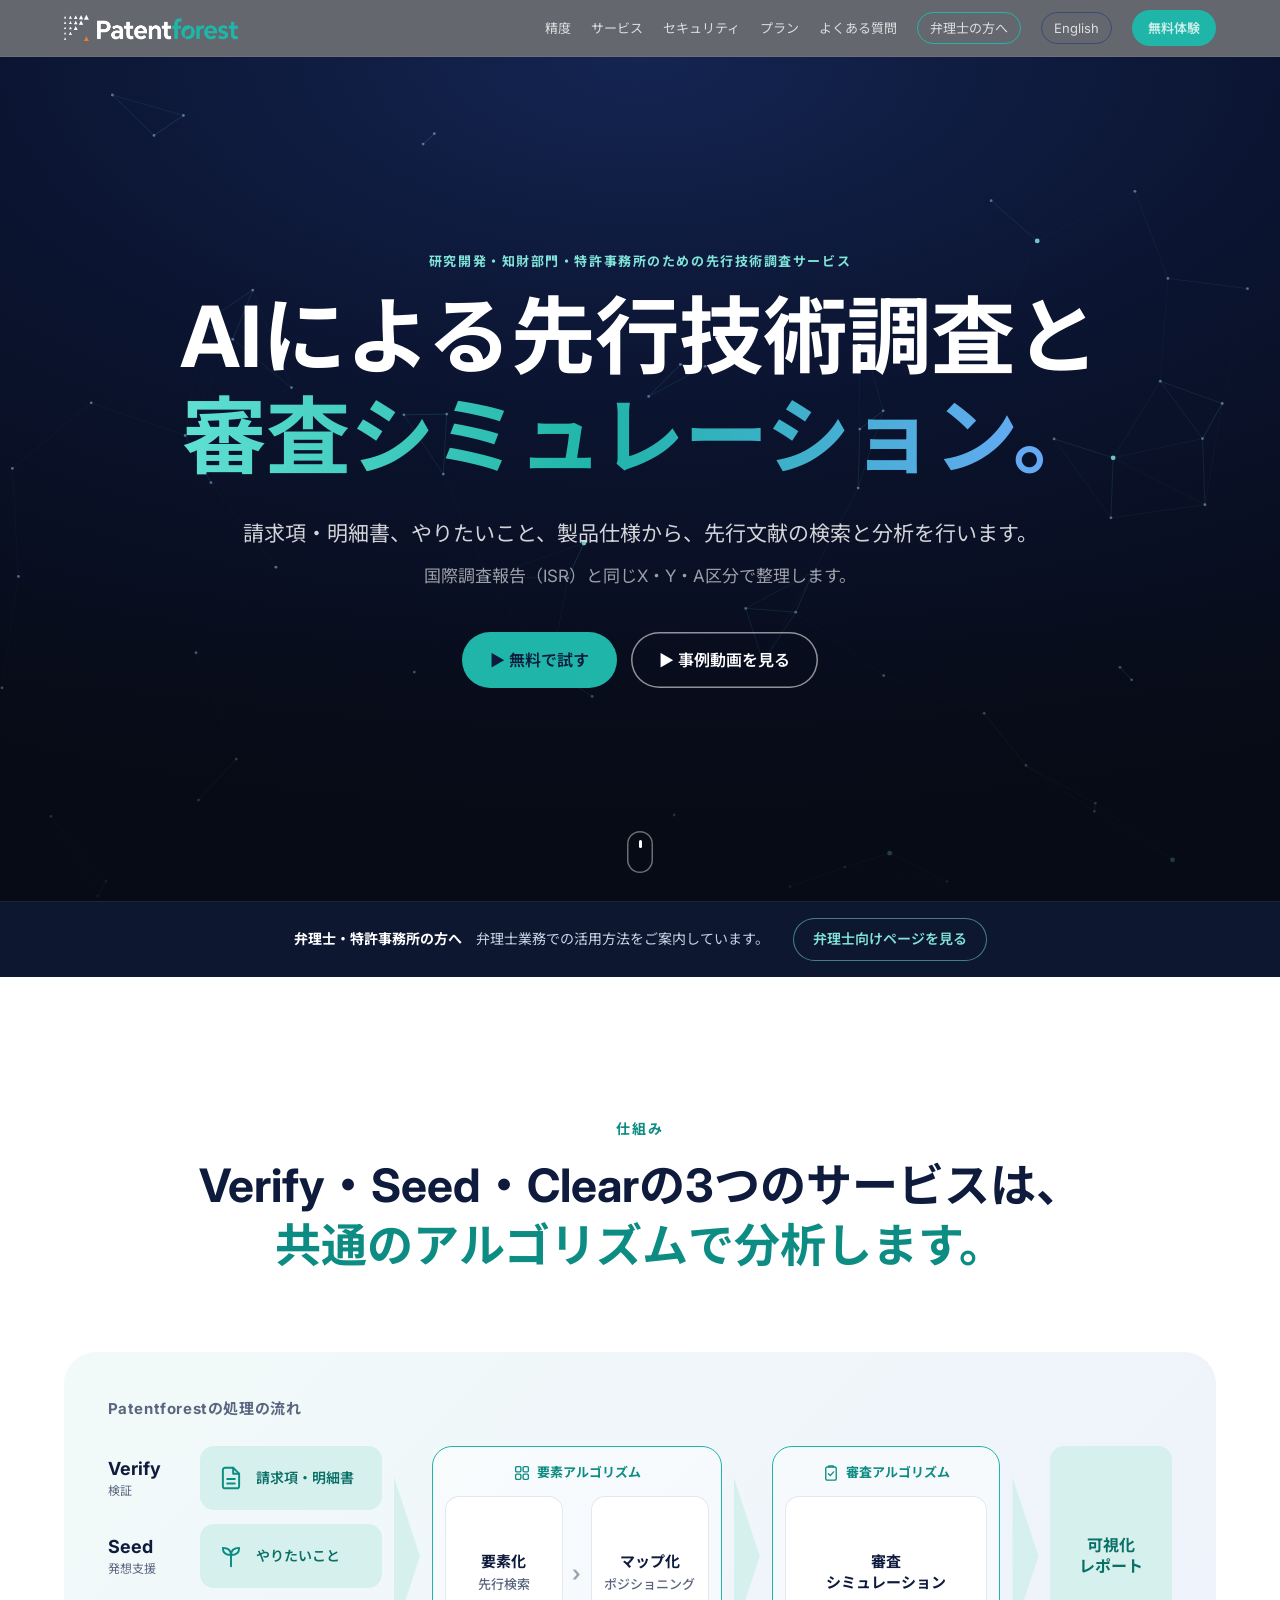
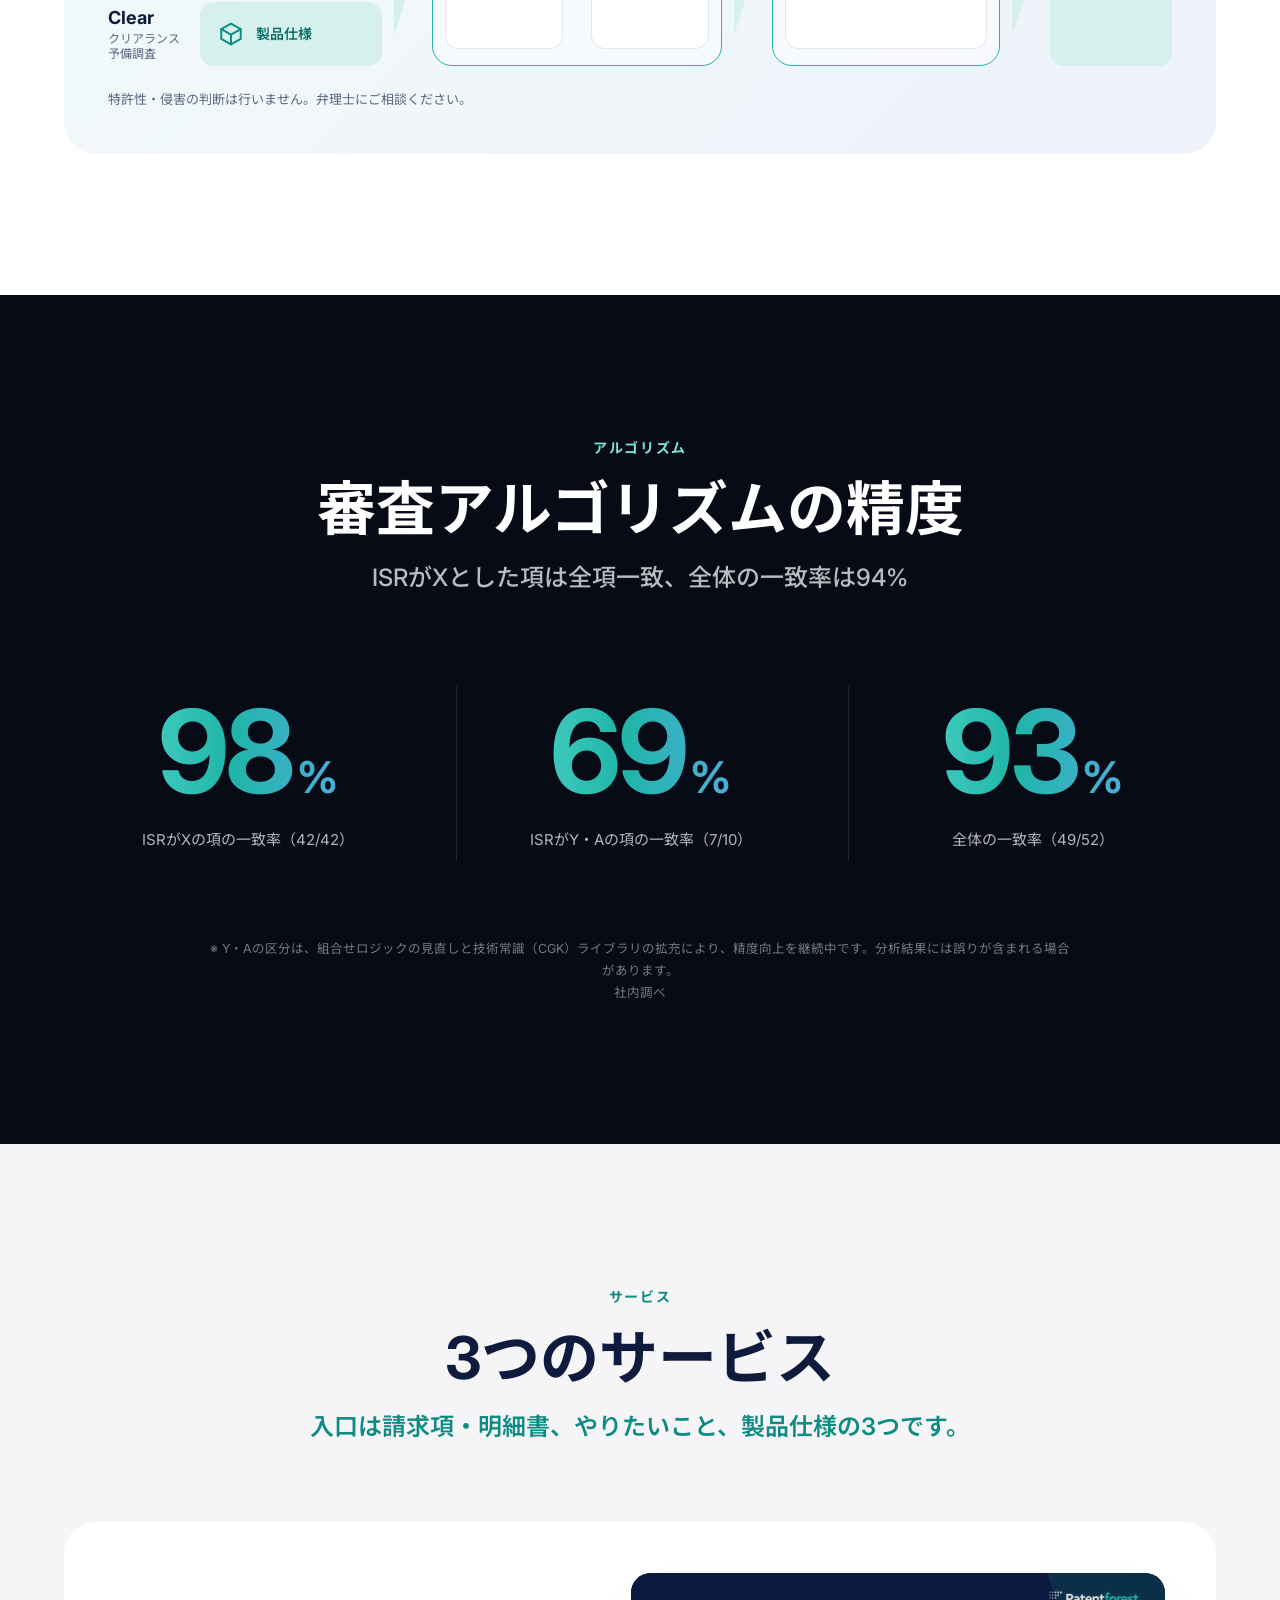
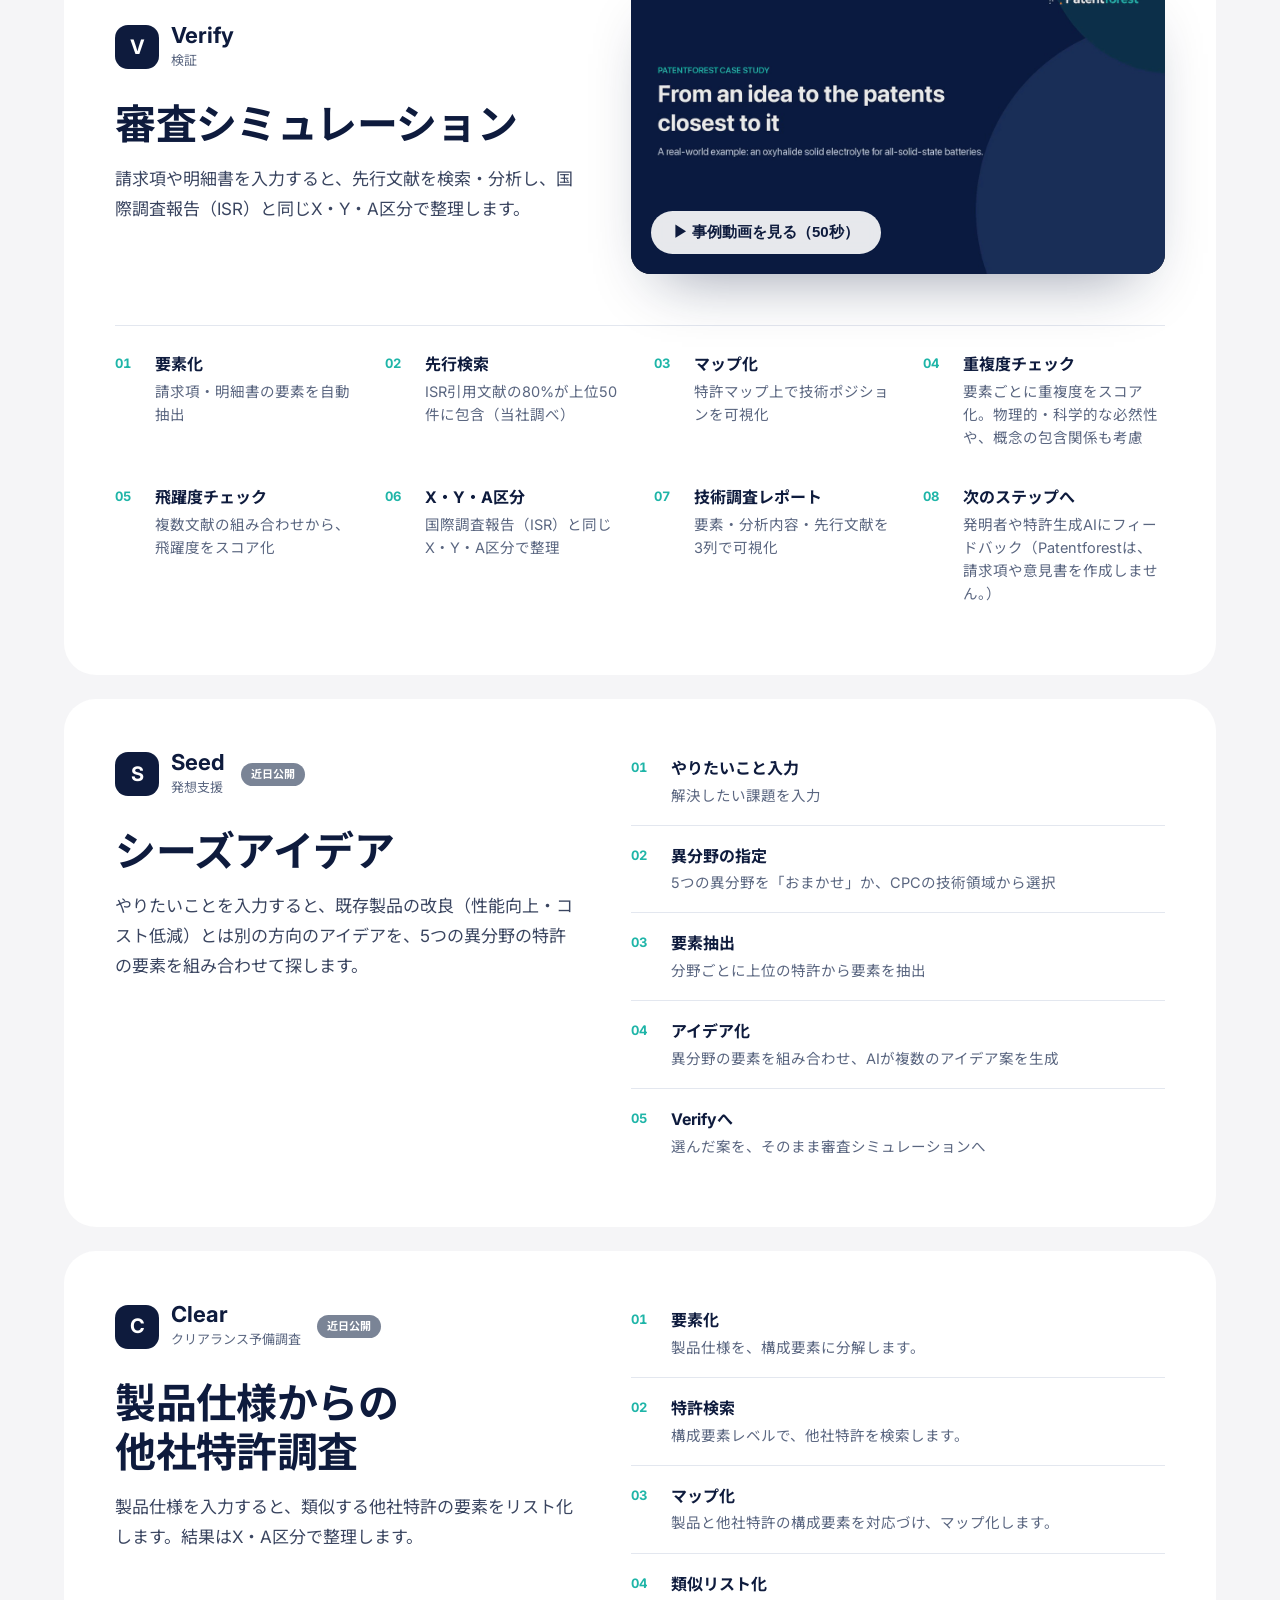
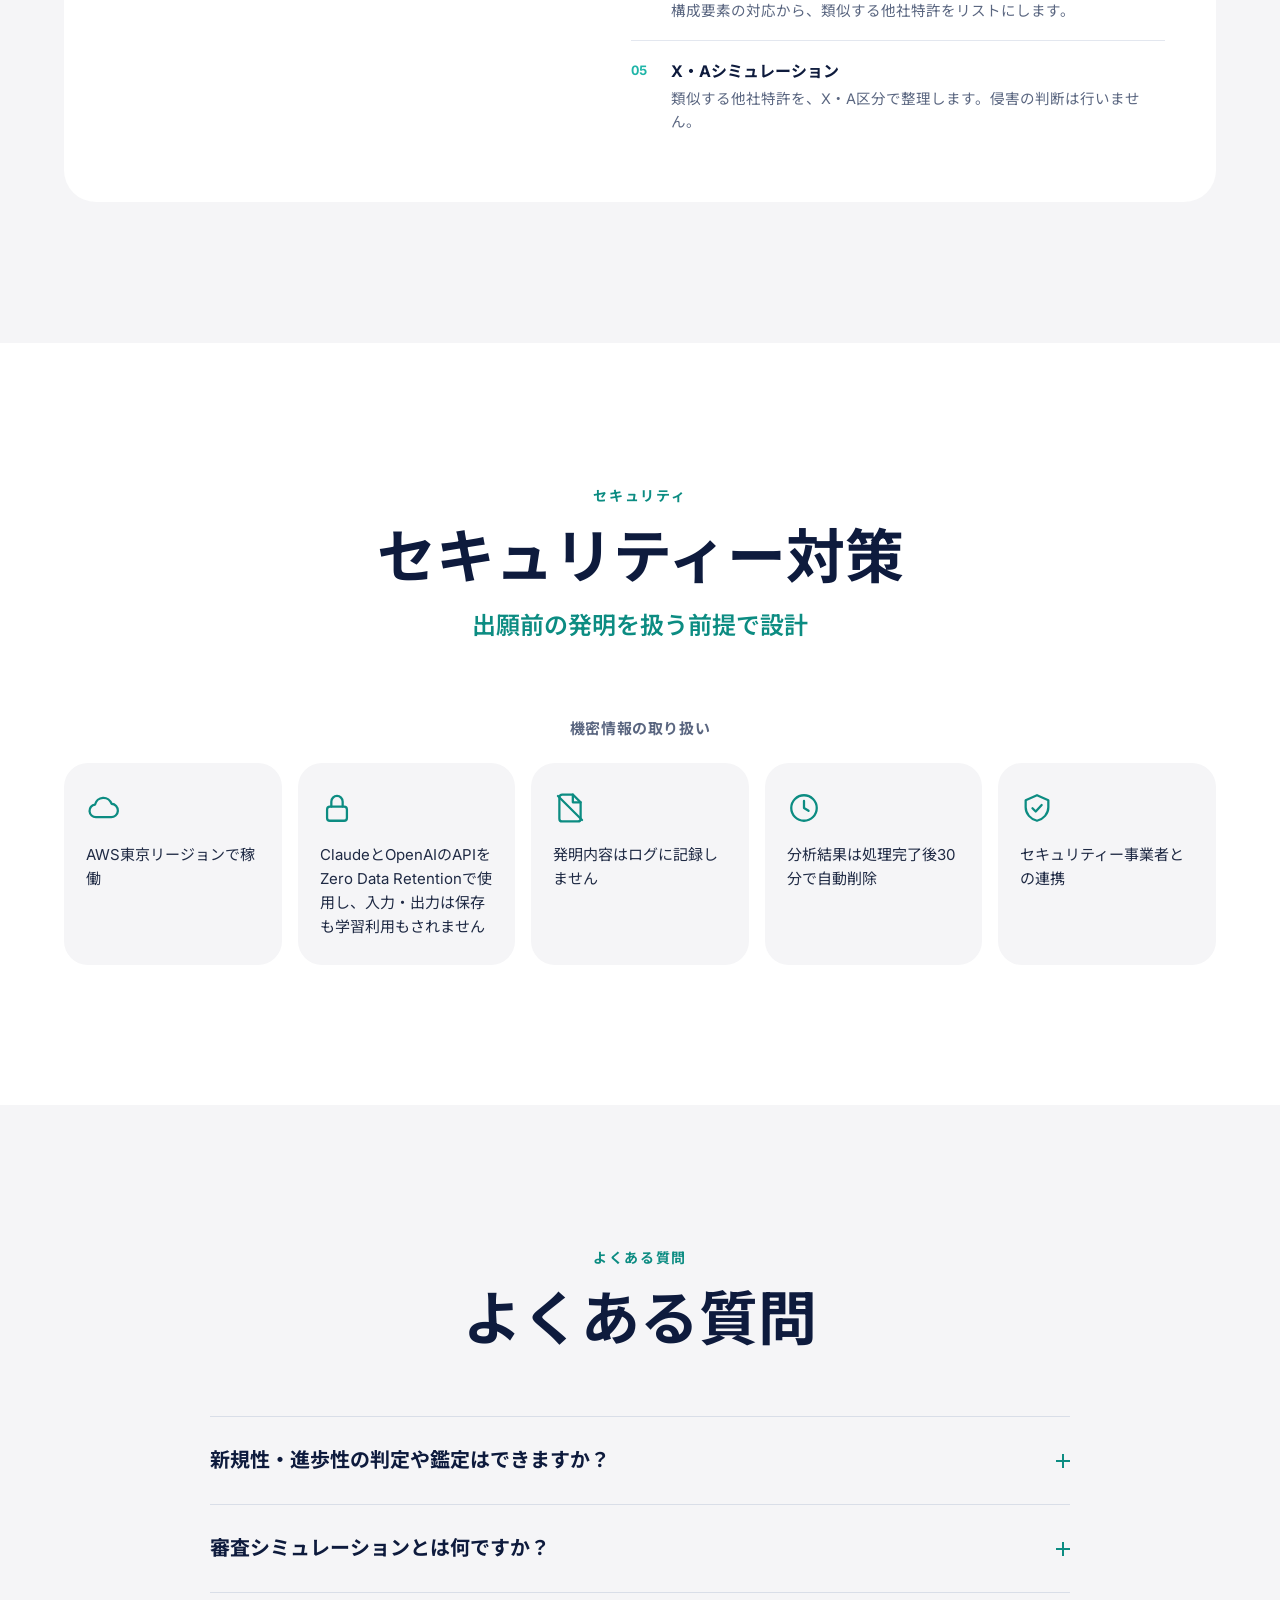
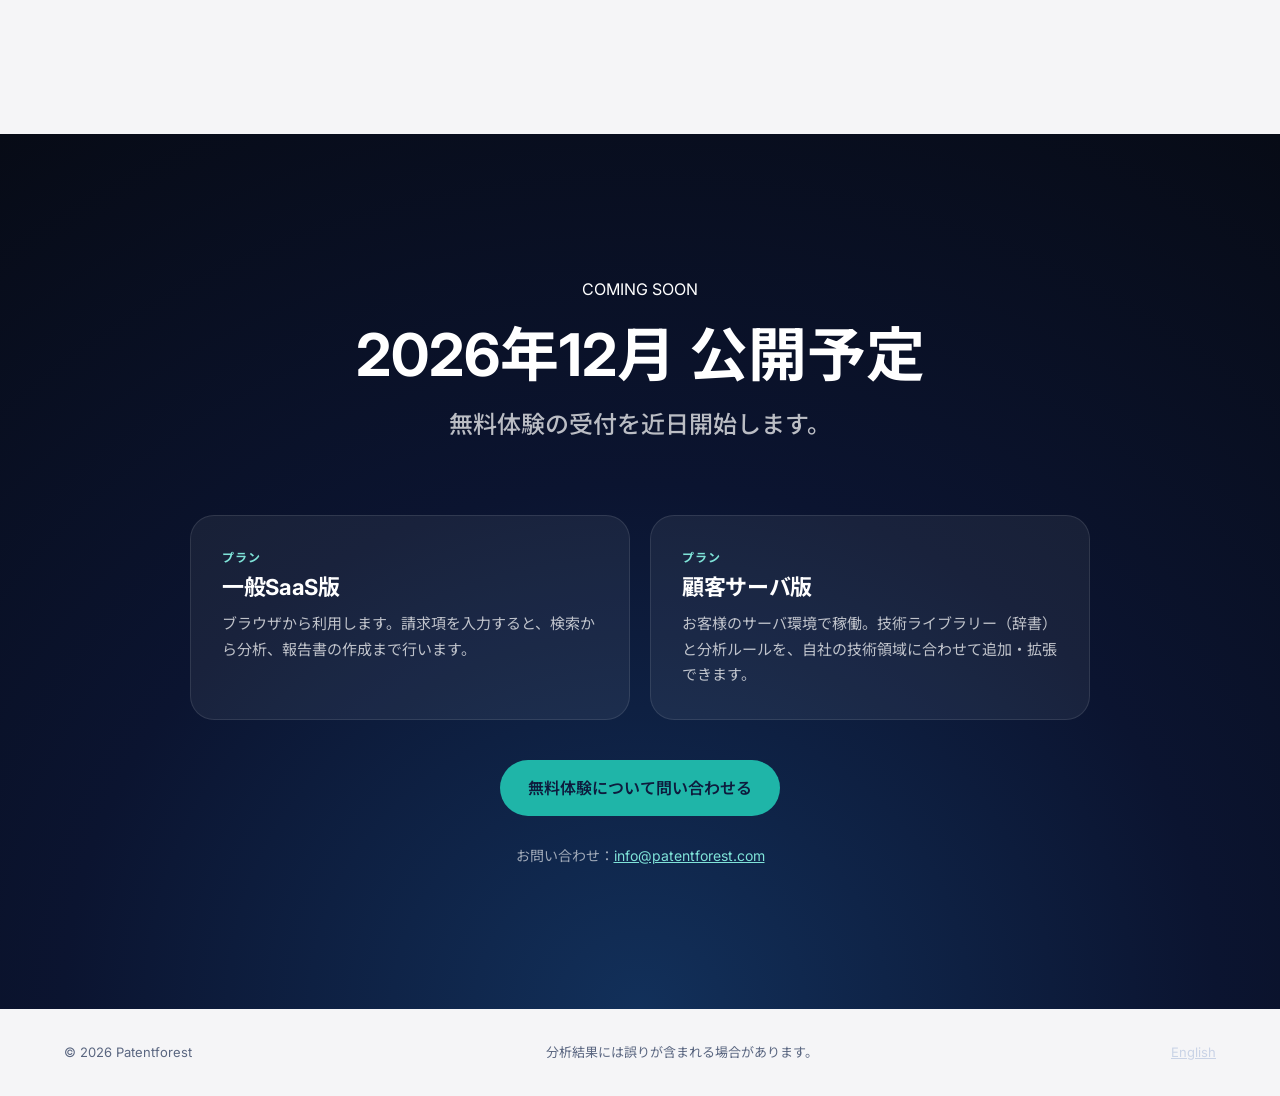
<file: ja/index.html>
<!doctype html>
<html lang="ja">
<head>
<meta charset="utf-8">
<meta name="viewport" content="width=device-width, initial-scale=1">
<title>Patentforest — AIによる先行技術調査、IPランドスケープ、審査シミュレーション</title>
<meta name="description" content="Patentforestは、研究開発・知財部門・特許事務所のための先行技術調査サービスです。請求項や明細書を構成要素に分解して先行文献を検索し、IPランドスケープと審査シミュレーション（重複度・飛躍度の分析）を行い、国際調査報告（ISR）と同じX・Y・A区分で整理します。">
<link rel="canonical" href="https://patentforest.com/ja/">
<link rel="alternate" hreflang="en" href="https://patentforest.com/">
<link rel="alternate" hreflang="ja" href="https://patentforest.com/ja/">
<link rel="alternate" hreflang="x-default" href="https://patentforest.com/">
<meta property="og:title" content="Patentforest">
<meta property="og:description" content="AIによる先行技術調査、IPランドスケープ、審査シミュレーション。国際調査報告（ISR）と同じX・Y・A区分で整理します。">
<meta property="og:type" content="website">
<meta property="og:url" content="https://patentforest.com/ja/">
<meta property="og:image" content="https://patentforest.com/assets/video/case-oxyhalide-poster.jpg">
<link rel="icon" href="../assets/favicon.png">
<link rel="preconnect" href="https://fonts.googleapis.com">
<link rel="preconnect" href="https://fonts.gstatic.com" crossorigin>
<link href="https://fonts.googleapis.com/css2?family=Inter:wght@400;500;600;700&family=Noto+Sans+JP:wght@400;500;600;700&display=swap" rel="stylesheet">
<link rel="stylesheet" href="../assets/styles.css?v=36">
<link rel="stylesheet" href="../assets/home.css?v=2">
<script>document.documentElement.classList.add('js')</script>
</head>
<body class="ja v2">

<header class="site-header">
  <div class="wrap">
    <a class="logo" href="#top"><img src="../assets/logo-on-dark.png" alt="Patentforest"></a>
    <nav>
      <a class="hide-sm" href="#accuracy">精度</a>
      <a class="hide-sm" href="#services">サービス</a>
      <a class="hide-sm" href="#trust">セキュリティ</a>
      <a class="hide-sm" href="#plans">プラン</a>
      <a class="hide-sm" href="#faq">よくある質問</a>
      <a class="for-pa" href="attorney/" data-attorney-gate>弁理士の方へ</a>
      <a class="lang" href="../" hreflang="en" lang="en">English</a>
      <a class="btn" href="#plans">無料体験</a>
    </nav>
  </div>
</header>

<main id="top">

<section class="h-hero">
  <canvas aria-hidden="true"></canvas>
  <div class="wrap">
    <p class="h-eyebrow rv">研究開発・知財部門・特許事務所のための先行技術調査サービス</p>
    <h1 class="rv d1"><span class="nw">AIによる</span><span class="nw">先行技術調査と</span><br class="br-wide"><em class="grad"><span class="nw">審査</span><span class="nw">シミュレーション。</span></em></h1>
    <p class="tagline rv d2">請求項・明細書、やりたいこと、製品仕様から、先行文献の検索と分析を行います。</p>
    <p class="lead rv d2">国際調査報告（ISR）と同じX・Y・A区分で整理します。</p>
    <div class="h-btns rv d3">
      <a class="h-btn fill" href="mailto:info@patentforest.com?subject=Patentforest%20%E7%84%A1%E6%96%99%E4%BD%93%E9%A8%93">▶ 無料で試す</a>
      <button class="h-btn line" type="button" data-popup="../assets/video/case-oxyhalide.mp4" data-poster="../assets/video/case-oxyhalide-poster.jpg" data-caption="事例：オキシハライド固体電解質（約50秒・英語）">▶ 事例動画を見る</button>
    </div>
  </div>
  <span class="h-scroll" aria-hidden="true"></span>
</section>

<div class="pa-band">
  <div class="wrap">
    <p><b>弁理士・特許事務所の方へ</b>　弁理士業務での活用方法をご案内しています。</p>
    <a class="btn" href="attorney/" data-attorney-gate>弁理士向けページを見る</a>
  </div>
</div>

<section class="vision h-how">
  <div class="wrap">
    <div class="h-head rv">
      <p class="h-eyebrow">仕組み</p>
      <h2 class="h-title">Verify・Seed・Clearの3つのサービスは、<br class="br-wide"><span>共通のアルゴリズムで分析します。</span></h2>
    </div>
    <div class="lanes rv" role="img" aria-label="Patentforestの流れ。入口は3つ：Verify（検証）は請求項・明細書、Seed（発想支援）はやりたいこと、Clear（クリアランス予備調査）は製品仕様。どの入口も、要素アルゴリズム（要素化・先行検索、マップ化・ポジショニング）と審査アルゴリズム（審査シミュレーション）を通り、可視化レポートにまとめます。特許性・侵害の判断は行いません。弁理士にご相談ください。">
      <p class="lanes-cap">Patentforestの処理の流れ</p>
      <div class="eng">
        <div class="eng-in">
          <p class="fl-name"><b>Verify</b><small>検証</small></p><span class="eng-box in"><svg class="fl-ico" viewBox="0 0 24 24" fill="none" stroke="currentColor" stroke-width="1.8" stroke-linecap="round" stroke-linejoin="round" aria-hidden="true"><path d="M14 2.5H6.5a2 2 0 0 0-2 2v15a2 2 0 0 0 2 2h11a2 2 0 0 0 2-2V8z"/><path d="M14 2.5V8h5.5"/><path d="M8.5 13h7"/><path d="M8.5 17h7"/></svg><i>請求項・明細書</i></span>
          <p class="fl-name"><b>Seed</b><small>発想支援</small></p><span class="eng-box in"><svg class="fl-ico" viewBox="0 0 24 24" fill="none" stroke="currentColor" stroke-width="1.8" stroke-linecap="round" stroke-linejoin="round" aria-hidden="true"><path d="M12 21.5V11"/><path d="M12 11C12 7 9.3 4.5 4.5 4.5c0 4 2.7 6.5 7.5 6.5z"/><path d="M12 11c0-4 2.7-6.5 7.5-6.5 0 4-2.7 6.5-7.5 6.5z"/></svg><i>やりたいこと</i></span>
          <p class="fl-name"><b>Clear</b><small>クリアランス<br>予備調査</small></p><span class="eng-box in"><svg class="fl-ico" viewBox="0 0 24 24" fill="none" stroke="currentColor" stroke-width="1.8" stroke-linecap="round" stroke-linejoin="round" aria-hidden="true"><path d="M21 7.5 12 2.5l-9 5v9l9 5 9-5z"/><path d="M3 7.5l9 5 9-5"/><path d="M12 12.5v9"/></svg><i>製品仕様</i></span>
        </div>
        <div class="eng-arrow" aria-hidden="true"></div>
        <div class="eng-grp">
          <p class="eng-h"><svg class="eng-ico" viewBox="0 0 24 24" fill="none" stroke="currentColor" stroke-width="1.8" stroke-linecap="round" stroke-linejoin="round" aria-hidden="true"><rect x="3.5" y="3.5" width="7" height="7" rx="1.5"/><rect x="13.5" y="3.5" width="7" height="7" rx="1.5"/><rect x="3.5" y="13.5" width="7" height="7" rx="1.5"/><rect x="13.5" y="13.5" width="7" height="7" rx="1.5"/></svg>要素アルゴリズム</p>
          <div class="eng-boxes"><span class="eng-box"><b>要素化</b><small>先行検索</small></span><span class="eng-box"><b>マップ化</b><small>ポジショニング</small></span></div>
        </div>
        <div class="eng-arrow" aria-hidden="true"></div>
        <div class="eng-grp eng-core">
          <p class="eng-h"><svg class="eng-ico" viewBox="0 0 24 24" fill="none" stroke="currentColor" stroke-width="1.8" stroke-linecap="round" stroke-linejoin="round" aria-hidden="true"><rect x="5" y="4" width="14" height="17.5" rx="2"/><path d="M9 4V2.5h6V4"/><path d="m8.5 13 2.5 2.5 4.5-5"/></svg>審査アルゴリズム</p>
          <div class="eng-boxes"><span class="eng-box"><b>審査<br class="br-wide">シミュレーション</b></span></div>
        </div>
        <div class="eng-arrow" aria-hidden="true"></div>
        <div class="eng-out"><span class="eng-box end"><b>可視化<br class="br-wide">レポート</b></span></div>
      </div>
      <p class="lanes-note">特許性・侵害の判断は行いません。弁理士にご相談ください。</p>
    </div>
  </div>
</section>

<section id="accuracy" class="h-acc">
  <div class="wrap">
    <div class="h-head rv">
      <p class="h-eyebrow">アルゴリズム</p>
      <h2 class="h-title">審査アルゴリズムの精度</h2>
      <p class="h-sub">ISRがXとした項は全項一致、全体の一致率は94%</p>
    </div>
    <div class="h-stats rv">
      <div class="h-stat"><div class="v grad" data-count="100">100<small>%</small></div><p>ISRがXの項の一致率（42/42）</p></div>
      <div class="h-stat"><div class="v grad" data-count="70">70<small>%</small></div><p>ISRがY・Aの項の一致率（7/10）</p></div>
      <div class="h-stat"><div class="v grad" data-count="94">94<small>%</small></div><p>全体の一致率（49/52）</p></div>
    </div>
    <p class="note">※ Y・Aの区分は、組合せロジックの見直しと技術常識（CGK）ライブラリの拡充により、精度向上を継続中です。分析結果には誤りが含まれる場合があります。<br>
    社内調べ</p>
  </div>
</section>

<section id="services" class="h-svc">
  <div class="wrap">
    <div class="h-head rv">
      <p class="h-eyebrow">サービス</p>
      <h2 class="h-title">3つのサービス</h2>
      <p class="h-sub">入口は請求項・明細書、やりたいこと、製品仕様の3つです。</p>
    </div>
    <div class="h-tiles">
    <article class="h-tile wide rv" id="verify">
      <div class="tile-head">
        <div class="tile-badge"><span class="tile-logo" aria-hidden="true">V</span><div><b>Verify</b><small>検証</small></div></div>
        <h3>審査シミュレーション</h3>
        <p>請求項や明細書を入力すると、先行文献を検索・分析し、国際調査報告（ISR）と同じX・Y・A区分で整理します。</p>
      </div>
      <button class="pv-video" type="button" data-inline="../assets/video/case-oxyhalide.mp4" data-poster="../assets/video/case-oxyhalide-poster.jpg" data-caption="事例：オキシハライド固体電解質（約50秒・英語）"><img src="../assets/video/case-oxyhalide-poster.jpg" alt="事例動画"><span>▶ 事例動画を見る（50秒）</span></button>
      <ol class="h-feats">
        <li><b>要素化</b>請求項・明細書の要素を自動抽出</li>
        <li><b>先行検索</b>ISR引用文献の80%が上位50件に包含（当社調べ）</li>
        <li><b>マップ化</b>特許マップ上で技術ポジションを可視化</li>
        <li><b>重複度チェック</b>要素ごとに重複度をスコア化。物理的・科学的な必然性や、概念の包含関係も考慮</li>
        <li><b>飛躍度チェック</b>複数文献の組み合わせから、飛躍度をスコア化</li>
        <li><b>X・Y・A区分</b>国際調査報告（ISR）と同じX・Y・A区分で整理</li>
        <li><b>技術調査レポート</b>要素・分析内容・先行文献を3列で可視化</li>
        <li><b>次のステップへ</b>発明者や特許生成AIにフィードバック（Patentforestは、請求項や意見書を作成しません。）</li>
      </ol>
    </article>
    <article class="h-tile wide side rv" id="seed">
      <div class="tile-head">
        <div class="tile-badge"><span class="tile-logo" aria-hidden="true">S</span><div><b>Seed</b><small>発想支援</small></div><span class="svc-tag">近日公開</span></div>
        <h3>シーズアイデア</h3>
        <p>やりたいことを入力すると、既存製品の改良（性能向上・コスト低減）とは別の方向のアイデアを、5つの異分野の特許の要素を組み合わせて探します。</p>
      </div>
      <ol class="h-feats">
        <li><b>やりたいこと入力</b>解決したい課題を入力</li>
        <li><b>異分野の指定</b>5つの異分野を「おまかせ」か、CPCの技術領域から選択</li>
        <li><b>要素抽出</b>分野ごとに上位の特許から要素を抽出</li>
        <li><b>アイデア化</b>異分野の要素を組み合わせ、AIが複数のアイデア案を生成</li>
        <li><b>Verifyへ</b>選んだ案を、そのまま審査シミュレーションへ</li>
      </ol>
    </article>
    <article class="h-tile wide side rv" id="clear">
      <div class="tile-head">
        <div class="tile-badge"><span class="tile-logo" aria-hidden="true">C</span><div><b>Clear</b><small>クリアランス予備調査</small></div><span class="svc-tag">近日公開</span></div>
        <h3>製品仕様からの他社特許調査</h3>
        <p>製品仕様を入力すると、類似する他社特許の要素をリスト化します。結果はX・A区分で整理します。</p>
      </div>
      <ol class="h-feats">
        <li><b>要素化</b>製品仕様を、構成要素に分解します。</li>
        <li><b>特許検索</b>構成要素レベルで、他社特許を検索します。</li>
        <li><b>マップ化</b>製品と他社特許の構成要素を対応づけ、マップ化します。</li>
        <li><b>類似リスト化</b>構成要素の対応から、類似する他社特許をリストにします。</li>
        <li><b>X・Aシミュレーション</b>類似する他社特許を、X・A区分で整理します。侵害の判断は行いません。</li>
      </ol>
    </article>
    </div>
  </div>
</section>

<section id="trust" class="h-sec">
  <div class="wrap">
    <div class="h-head rv">
      <p class="h-eyebrow">セキュリティ</p>
      <h2 class="h-title">セキュリティー対策</h2>
      <p class="h-sub">出願前の発明を扱う前提で設計</p>
    </div>
    <p class="h-sec-cap rv">機密情報の取り扱い</p>
    <ul class="h-sec-grid rv">
      <li><svg viewBox="0 0 24 24" fill="none" stroke="currentColor" stroke-width="1.6" stroke-linecap="round" stroke-linejoin="round" aria-hidden="true"><path d="M7 18.5a4.5 4.5 0 0 1-.6-8.96A6 6 0 0 1 18 9a4.5 4.5 0 0 1-.5 9.5z"/></svg>AWS東京リージョンで稼働</li>
      <li><svg viewBox="0 0 24 24" fill="none" stroke="currentColor" stroke-width="1.6" stroke-linecap="round" stroke-linejoin="round" aria-hidden="true"><rect x="5" y="11" width="14" height="10" rx="2"/><path d="M8 11V7.5a4 4 0 0 1 8 0V11"/></svg>ClaudeとOpenAIのAPIをZero Data Retentionで使用し、入力・出力は保存も学習利用もされません</li>
      <li><svg viewBox="0 0 24 24" fill="none" stroke="currentColor" stroke-width="1.6" stroke-linecap="round" stroke-linejoin="round" aria-hidden="true"><path d="M14 2.5H6.5a2 2 0 0 0-2 2v15a2 2 0 0 0 2 2h11a2 2 0 0 0 2-2V8z"/><path d="M14 2.5V8h5.5"/><path d="M3.5 3.5l17 17"/></svg>発明内容はログに記録しません</li>
      <li><svg viewBox="0 0 24 24" fill="none" stroke="currentColor" stroke-width="1.6" stroke-linecap="round" stroke-linejoin="round" aria-hidden="true"><circle cx="12" cy="12" r="9"/><path d="M12 7v5l3.2 2"/></svg>分析結果は処理完了後30分で自動削除</li>
      <li><svg viewBox="0 0 24 24" fill="none" stroke="currentColor" stroke-width="1.6" stroke-linecap="round" stroke-linejoin="round" aria-hidden="true"><path d="M12 3 4 6.5v5c0 4.6 3.4 8.4 8 9.5 4.6-1.1 8-4.9 8-9.5v-5z"/><path d="m8.8 12.2 2.3 2.3 4.2-4.6"/></svg>セキュリティー事業者との連携</li>
    </ul>
  </div>
</section>

<section id="faq" class="h-faq">
  <div class="wrap">
    <div class="h-head rv">
      <p class="h-eyebrow">よくある質問</p>
      <h2 class="h-title">よくある質問</h2>
    </div>
    <div class="h-qa rv">
      <details><summary>新規性・進歩性の判定や鑑定はできますか？</summary><p>Patentforestは、新規性・進歩性の判定や特許の鑑定を行うものではありません。重複度は新規性の、飛躍度は進歩性の検討材料としてお使いいただけます。判定・鑑定は弁理士にご相談ください。</p></details>
      <details><summary>審査シミュレーションとは何ですか？</summary><p>請求項や明細書の構成要素ごとに先行文献と照合して重複度・飛躍度をスコア化し、国際調査報告（ISR）と同じX・Y・A区分で整理します。実際の審査結果を保証するものではありません。</p></details>
    </div>
  </div>
</section>

<section id="plans" class="h-cta">
  <div class="wrap">
    <div class="h-head rv">
      <span class="pill-teal">COMING SOON</span>
      <h2 class="h-title">2026年12月 公開予定</h2>
      <p class="h-sub">無料体験の受付を近日開始します。</p>
    </div>
    <div class="h-plans rv">
      <div><p class="label">プラン</p><h3>一般SaaS版</h3><p>ブラウザから利用します。請求項を入力すると、検索から分析、報告書の作成まで行います。</p></div>
      <div><p class="label">プラン</p><h3>顧客サーバ版</h3><p>お客様のサーバ環境で稼働。技術ライブラリー（辞書）と分析ルールを、自社の技術領域に合わせて追加・拡張できます。</p></div>
    </div>
    <div class="h-btns rv"><a class="h-btn fill" href="mailto:info@patentforest.com?subject=Patentforest%20%E7%84%A1%E6%96%99%E4%BD%93%E9%A8%93">無料体験について問い合わせる</a></div>
    <p class="contact">お問い合わせ：<a href="mailto:info@patentforest.com">info@patentforest.com</a></p>
  </div>
</section>

</main>

<footer>
  <div class="wrap">
    <span>© 2026 Patentforest</span>
    <span>分析結果には誤りが含まれる場合があります。</span>
    <a href="../" hreflang="en" lang="en">English</a>
  </div>
</footer>

<script src="../assets/lightbox.js?v=3"></script>
<script src="../assets/attorney-gate.js?v=1"></script>
<script src="../assets/home.js?v=1"></script>
<!-- Cloudflare Web Analytics --><script type='module' src='https://static.cloudflareinsights.com/beacon.min.js' data-cf-beacon='{"token": "e10f29641b3348acbeb93f11e4962444"}'></script><!-- End Cloudflare Web Analytics -->
</body>
</html>
</file>
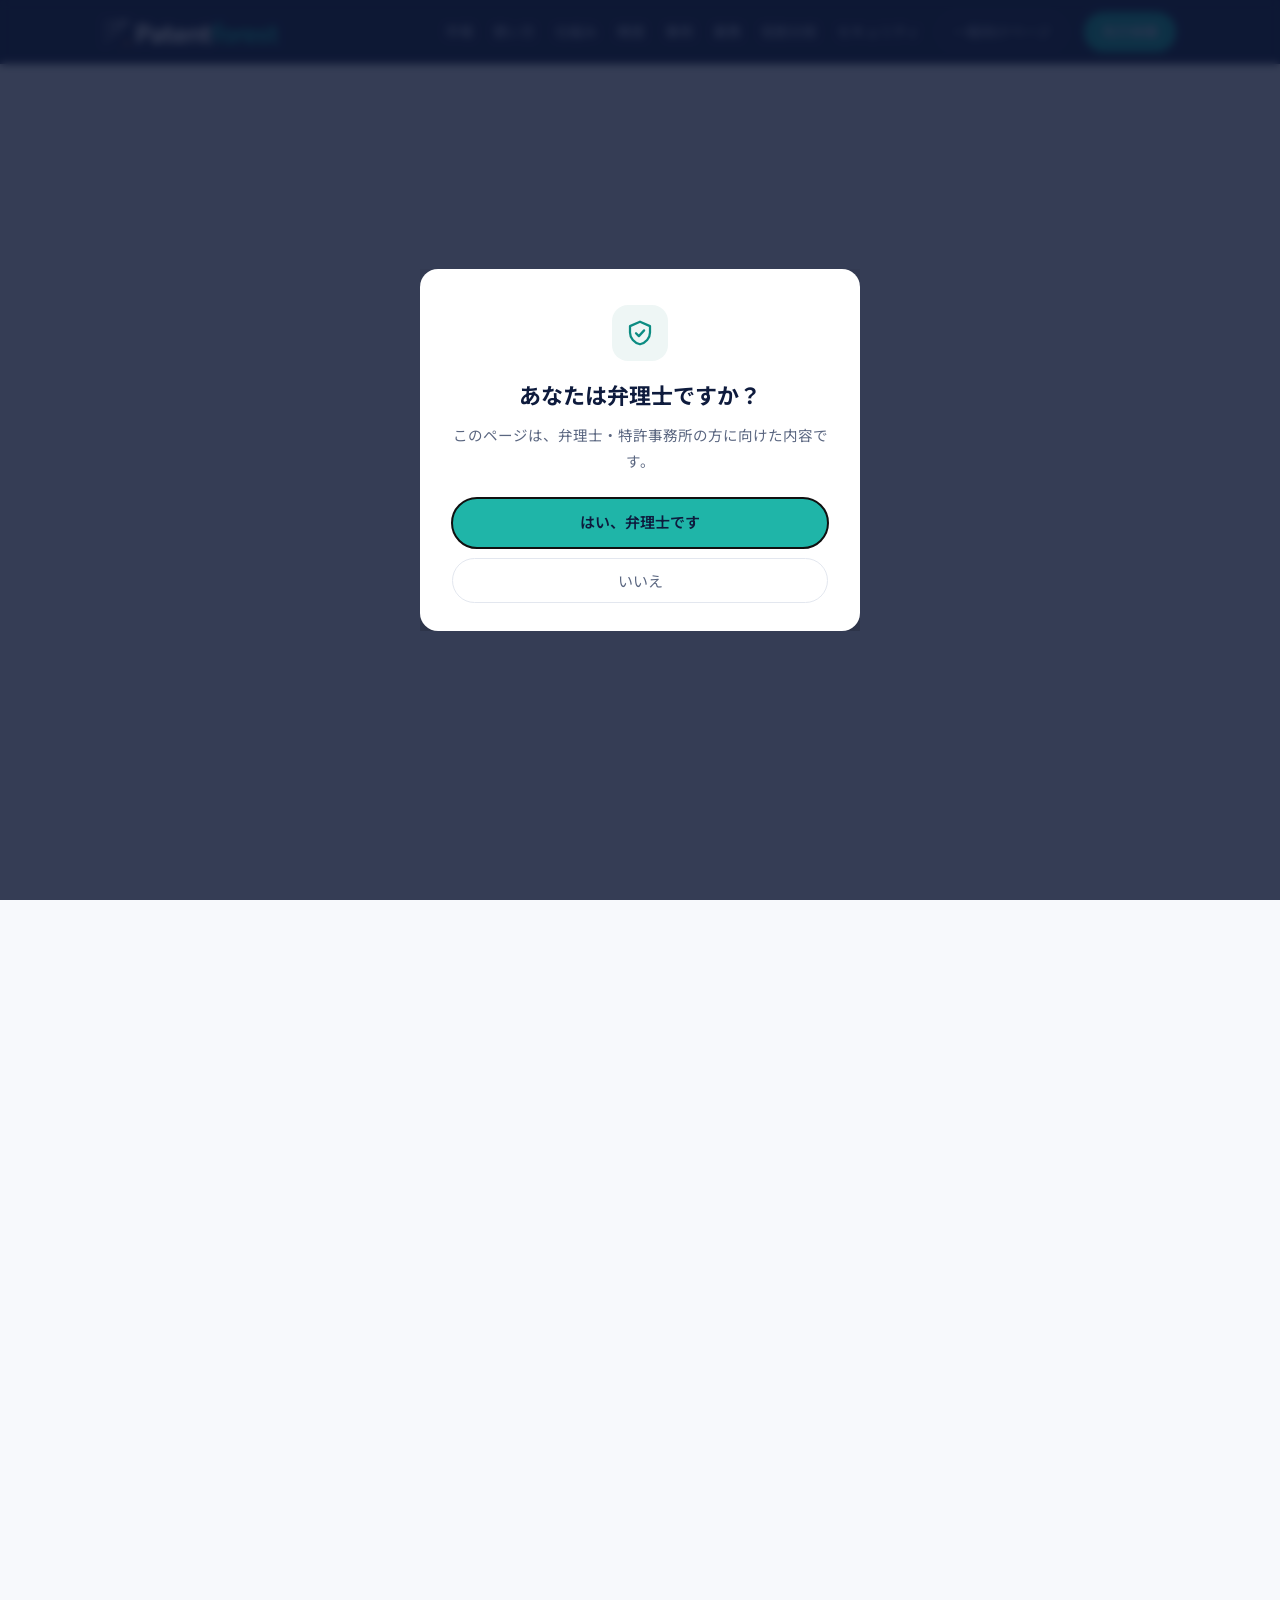
<file: ja/attorney/index.html>
<!doctype html>
<html lang="ja">
<head>
<meta charset="utf-8">
<meta name="viewport" content="width=device-width, initial-scale=1">
<title>弁理士・特許事務所の方へ — Patentforest</title>
<meta name="description" content="弁理士・特許事務所向けのご案内です。Patentforestは、先行文献の検索、構成要素の対比、特許マップ、審査シミュレーション、クリアランス予備調査、発想支援を行います。">
<link rel="canonical" href="https://patentforest.com/ja/attorney/">
<link rel="alternate" hreflang="en" href="https://patentforest.com/attorney/">
<link rel="alternate" hreflang="ja" href="https://patentforest.com/ja/attorney/">
<link rel="alternate" hreflang="x-default" href="https://patentforest.com/attorney/">
<meta property="og:title" content="弁理士・特許事務所の方へ — Patentforest">
<meta property="og:description" content="弁理士・特許事務所向けのご案内。特許調査と分析で弁理士業務を支援します。">
<meta property="og:type" content="website">
<meta property="og:url" content="https://patentforest.com/ja/attorney/">
<meta property="og:image" content="https://patentforest.com/assets/video/case-oxyhalide-poster.jpg">
<link rel="icon" href="../../assets/favicon.png">
<link rel="preconnect" href="https://fonts.googleapis.com">
<link rel="preconnect" href="https://fonts.gstatic.com" crossorigin>
<link href="https://fonts.googleapis.com/css2?family=Inter:wght@400;600;700&family=Noto+Sans+JP:wght@400;600;700&display=swap" rel="stylesheet">
<link rel="stylesheet" href="../../assets/styles.css?v=36">
</head>
<body class="ja" data-attorney-page="../">

<header class="site-header">
  <div class="wrap">
    <a class="logo" href="../"><img src="../../assets/logo-on-dark.png" alt="Patentforest"></a>
    <nav>
      <a class="hide-sm" href="#market">市場</a>
      <a class="hide-sm" href="#menu">使い方</a>
      <a class="hide-sm" href="#how">仕組み</a>
      <a class="hide-sm" href="#accuracy">精度</a>
      <a class="hide-sm" href="#case">事例</a>
      <a class="hide-sm" href="#work">業務</a>
      <a class="hide-sm" href="#roles">役割分担</a>
      <a class="hide-sm" href="#trust">セキュリティ</a>
      <a class="lang" href="../">一般向けページ</a>
      <a class="btn" href="#contact">先行体験</a>
    </nav>
  </div>
</header>

<main id="top">

<section class="dark hero pa-hero">
  <div class="circle c1"></div><div class="circle c2"></div>
  <div class="wrap">
    <p class="eyebrow">弁理士・特許事務所の方へ</p>
    <h1><span class="nw">弁理士業務のための</span><br class="br-wide"><span class="nw">特許調査・分析サービス</span></h1>
    <p class="lead">請求項・明細書、製品仕様、やりたいことを入力すると、先行文献の検索、構成要素の対比、特許マップでの位置づけ、新規性・進歩性の評価を行い、国際調査報告(ISR)と同じX/Y/A区分で整理。顧客への説明資料としてもお使いいただけます。</p>
    <div class="actions">
      <button class="btn" type="button" data-popup="../../assets/video/case-oxyhalide.mp4" data-poster="../../assets/video/case-oxyhalide-poster.jpg" data-caption="事例：オキシハライド固体電解質（約50秒・英語）">▶ 事例動画を見る</button>
      <a class="btn" href="#contact">▶ 弁理士向け先行体験に申し込む</a>
    </div>
  </div>
</section>

<section id="market" class="pa-problem">
  <div class="wrap">
    <p class="eyebrow">市場</p>
    <h2>弁理士数と特許出願の推移</h2>
    <p class="sub-h">弁理士数はこの10年ほぼ横ばい。特許出願は、生成AIの利用拡大を背景に2025年に大きく増加(＋16.8％)。今後も増加すると見込まれています。</p>
    <div class="stat-row pa-stats">
      <div class="card"><div class="v">1.18<small>万人</small></div><p>弁理士の登録者数。10年前(1.02万人)からほぼ横ばい。</p><p class="src">出典：特許庁「特許行政年次報告書2025年版」</p></div>
      <div class="card"><div class="v">73<small>%</small></div><p>一人弁理士の特許事務所の割合(事務所数 3,835/5,257)</p><p class="src">出典：日本弁理士会「会員分布状況」2026年9月末</p></div>
      <div class="card"><div class="v">+16.8<small>%</small></div><p>2025年の特許出願件数は急増。35.8万件、前年から＋5万件。</p><p class="src">出典：特許庁「特許行政年次報告書2026年版」</p></div>
    </div>
    <p class="lead pa-lead">生成AIで出願書類の作成が容易になり、出願は今後さらに増えると当社は見ています。</p>
    <p class="note">出典：日経クロステック</p>
  </div>
</section>

<section id="menu" style="background:var(--white)">
  <div class="wrap">
    <p class="eyebrow">使い方</p>
    <h2>3つのサービスと事務所での活用例</h2>
    <p class="sub-h">いずれも判断材料の作成までを行います。判断は弁理士が行います。</p>
    <div class="pa-menu">
      <div class="card">
        <div class="svc-badge"><span class="svc-logo" aria-hidden="true">V</span><div><b>Verify</b><small>検証</small></div></div>
        <h3>審査シミュレーション</h3>
        <p>請求項や明細書から構成要素を抽出して先行文献を検索し、要素ごとの重複度と、文献の組み合わせによる飛躍度を評価します。結果はISRと同じX・Y・A区分で整理します。</p>
        <p class="use"><b>事務所での使い方</b>出願前の先行技術調査、拒絶理由通知への対応の検討、顧客への説明。</p>
      </div>
      <div class="card">
        <div class="svc-badge"><span class="svc-logo" aria-hidden="true" style="background:linear-gradient(135deg,#7BD88F 0%,var(--teal-dark) 100%)">S</span><div><b>Seed</b><small>発想支援</small></div></div>
        <h3>研究開発の段階からの参加</h3>
        <p>顧客の「やりたいこと」から、既存製品の改良（性能向上・コスト低減）とは別の方向のアイデアを、5つの異分野の特許の要素を組み合わせて探します。選んだ案は、そのまま審査シミュレーションにかけられます。</p>
        <p class="use"><b>事務所での使い方</b>顧客の研究開発部門との打ち合わせ、発明発掘、出願前の技術検討。</p>
      </div>
      <div class="card">
        <div class="svc-badge"><span class="svc-logo" aria-hidden="true" style="background:linear-gradient(135deg,#6E9BEA 0%,var(--navy) 100%)">C</span><div><b>Clear</b><small>クリアランス予備調査</small></div></div>
        <h3>製品仕様からの他社特許調査</h3>
        <p>製品仕様を構成要素に分解し、似ている他社特許をX・A区分で一覧にします。</p>
        <p class="use"><b>事務所での使い方</b>製品発売前の予備調査。本調査の前段階として。</p>
      </div>
    </div>
  </div>
</section>

<section id="how" class="vision" style="background:transparent">
  <div class="wrap">
    <p class="eyebrow">仕組み</p>
    <p class="quote">Verify・Seed・Clearの3つのサービスは、<br class="br-wide"><span>共通のアルゴリズムで分析します。</span></p>
    <div class="lanes" role="img" aria-label="Patentforestの流れ。入口は3つ：Verify（検証）は請求項・明細書、Seed（発想支援）はやりたいこと、Clear（クリアランス予備調査）は製品仕様。どの入口も、要素アルゴリズム（要素化・先行検索、マップ化・ポジショニング）と審査アルゴリズム（審査シミュレーション）を通り、可視化レポートにまとめます。特許性・侵害の判断は行いません。判断は弁理士が行います。">
      <p class="lanes-cap">Patentforestの処理の流れ</p>
      <div class="eng">
        <div class="eng-in">
          <p class="fl-name"><b>Verify</b><small>検証</small></p><span class="eng-box in"><svg class="fl-ico" viewBox="0 0 24 24" fill="none" stroke="currentColor" stroke-width="1.8" stroke-linecap="round" stroke-linejoin="round" aria-hidden="true"><path d="M14 2.5H6.5a2 2 0 0 0-2 2v15a2 2 0 0 0 2 2h11a2 2 0 0 0 2-2V8z"/><path d="M14 2.5V8h5.5"/><path d="M8.5 13h7"/><path d="M8.5 17h7"/></svg><i>請求項・明細書</i></span>
          <p class="fl-name"><b>Seed</b><small>発想支援</small></p><span class="eng-box in"><svg class="fl-ico" viewBox="0 0 24 24" fill="none" stroke="currentColor" stroke-width="1.8" stroke-linecap="round" stroke-linejoin="round" aria-hidden="true"><path d="M12 21.5V11"/><path d="M12 11C12 7 9.3 4.5 4.5 4.5c0 4 2.7 6.5 7.5 6.5z"/><path d="M12 11c0-4 2.7-6.5 7.5-6.5 0 4-2.7 6.5-7.5 6.5z"/></svg><i>やりたいこと</i></span>
          <p class="fl-name"><b>Clear</b><small>クリアランス<br>予備調査</small></p><span class="eng-box in"><svg class="fl-ico" viewBox="0 0 24 24" fill="none" stroke="currentColor" stroke-width="1.8" stroke-linecap="round" stroke-linejoin="round" aria-hidden="true"><path d="M21 7.5 12 2.5l-9 5v9l9 5 9-5z"/><path d="M3 7.5l9 5 9-5"/><path d="M12 12.5v9"/></svg><i>製品仕様</i></span>
        </div>
        <div class="eng-arrow" aria-hidden="true"></div>
        <div class="eng-grp">
          <p class="eng-h"><svg class="eng-ico" viewBox="0 0 24 24" fill="none" stroke="currentColor" stroke-width="1.8" stroke-linecap="round" stroke-linejoin="round" aria-hidden="true"><rect x="3.5" y="3.5" width="7" height="7" rx="1.5"/><rect x="13.5" y="3.5" width="7" height="7" rx="1.5"/><rect x="3.5" y="13.5" width="7" height="7" rx="1.5"/><rect x="13.5" y="13.5" width="7" height="7" rx="1.5"/></svg>要素アルゴリズム</p>
          <div class="eng-boxes"><span class="eng-box"><b>要素化</b><small>先行検索</small></span><span class="eng-box"><b>マップ化</b><small>ポジショニング</small></span></div>
        </div>
        <div class="eng-arrow" aria-hidden="true"></div>
        <div class="eng-grp eng-core">
          <p class="eng-h"><svg class="eng-ico" viewBox="0 0 24 24" fill="none" stroke="currentColor" stroke-width="1.8" stroke-linecap="round" stroke-linejoin="round" aria-hidden="true"><rect x="5" y="4" width="14" height="17.5" rx="2"/><path d="M9 4V2.5h6V4"/><path d="m8.5 13 2.5 2.5 4.5-5"/></svg>審査アルゴリズム</p>
          <div class="eng-boxes"><span class="eng-box"><b>審査<br class="br-wide">シミュレーション</b></span></div>
        </div>
        <div class="eng-arrow" aria-hidden="true"></div>
        <div class="eng-out"><span class="eng-box end"><b>可視化<br class="br-wide">レポート</b></span></div>
      </div>
      <p class="lanes-note">特許性・侵害の判断は行いません。判断は弁理士が行います。</p>
    </div>
  </div>
</section>

<section id="accuracy">
  <div class="wrap">
    <p class="eyebrow">精度</p>
    <h2>ISRがXとした項は全項一致</h2>
    <p class="sub-h">全体の一致率は94%</p>
    <div class="stat-row">
      <div class="card"><div class="v">100<small>%</small></div><p>ISRがXの項の一致率（42/42）</p></div>
      <div class="card"><div class="v">70<small>%</small></div><p>ISRがY・Aの項の一致率（7/10）</p></div>
      <div class="card"><div class="v">94<small>%</small></div><p>全体の一致率（49/52）</p></div>
    </div>
    <p class="note">※ Y・Aの区分は精度向上を継続中です。分析結果には誤りが含まれる場合があります。社内調べ</p>
  </div>
</section>

<section id="case" style="background:var(--white)">
  <div class="wrap">
    <p class="eyebrow">事例</p>
    <h2>事例：オキシハライド固体電解質</h2>
    <p class="sub-h">約50秒・英語</p>
    <div class="pa-case">
      <button class="svc-video" type="button" data-inline="../../assets/video/case-oxyhalide.mp4" data-poster="../../assets/video/case-oxyhalide-poster.jpg" data-caption="事例：オキシハライド固体電解質（約50秒・英語）"><img src="../../assets/video/case-oxyhalide-poster.jpg" alt="事例動画"><span>▶ 事例動画を見る（50秒）</span></button>
    </div>
  </div>
</section>

<section id="work">
  <div class="wrap">
    <p class="eyebrow">業務</p>
    <h2>活用方法</h2>
    <p class="sub-h">Verifyで調査・審査業務の時間削減、Seedで顧客へのコンサルティング、Clearで製品発売前の予備調査。</p>

    <div class="pa-track">
      <div class="svc-badge"><span class="svc-logo" aria-hidden="true">V</span><div><b>Verify</b><small>調査・審査業務の時間削減</small></div></div>
      <div class="pa-shift">
        <div class="card">
          <h3>導入前</h3>
          <ul>
            <li><b>膨大な調査・作成コスト</b>適切な検索式の作成、日・米・欧・中・韓・独・仏など外国語文献の読み込み、クレーム対比表の作成など、多くの時間がかかる。</li>
            <li><b>繁忙期のキャパシティオーバー</b>企業の決算期や年度末に出願や中間処理が集中。既存の人員体制では処理しきれず、新規の依頼や急ぎの案件を見送るケースも。</li>
            <li><b>専門外分野・外国案件の受任ハードル</b>馴染みの薄い技術分野や、海外文献の精査が必要なPCT・外国出願では、調査コストが見合わず受任をためらう機会損失。</li>
          </ul>
        </div>
        <div class="arrow" aria-hidden="true">→</div>
        <div class="card after">
          <h3>導入後</h3>
          <ul>
            <li><b>自動化と時間短縮</b>構成要素の抽出、マップ化、対比表の作成、X/Y/A区分までを自動生成。一致点・相違点の段落には自動でマーカー表示、ワンクリックでダウンロード。</li>
            <li><b>ISPEに基づく本質的な評価</b>PCT国際調査及び予備審査ガイドライン（ISPE）に沿って評価。各国の細かなローカルルールの前に、「特許性を否定するX文献・Y文献が世界の公報に存在するか」という本質を、共通のロジックで判定。</li>
            <li><b>生成AI時代の出願増加・初期アイデアへの対応</b>AI活用で増える出願や、未成熟な初期段階のアイデアにも、すばやく審査シミュレーション。分析結果をもとに顧客へ具体的な改善点をすぐに返せるため、相談から受任につなげやすく。</li>
            <li><b>専門外・周辺技術分野への受任領域の拡大</b>構成要素の自動分解、新規性・進歩性の分析により、馴染みの薄い技術分野でも全体像と差別化のポイントを素早く把握。人手不足で断っていた周辺分野の案件も受任可能に。</li>
            <li><b>若手技術者・パラリーガルの戦力化</b>AIによる一次分析とマーカー表示をもとに業務を進められるため、経験の浅いスタッフでも一定水準の調査・下準備が可能に。</li>
            <li><b>顧客への説明の負担軽減と納得感の向上</b>IPランドスケープやX/Y/A区分の結果で、「なぜこの権利範囲にするのか」を視覚的・論理的に提示。</li>
          </ul>
        </div>
      </div>
    </div>

    <div class="pa-track">
      <div class="svc-badge"><span class="svc-logo" aria-hidden="true" style="background:linear-gradient(135deg,#7BD88F 0%,var(--teal-dark) 100%)">S</span><div><b>Seed</b><small>顧客へのコンサルティング</small></div></div>
      <div class="pa-shift">
        <div class="card">
          <h3>導入前</h3>
          <ul>
            <li><b>出願直前からの関与</b>研究開発の方向性に関わる機会は限定的。</li>
            <li><b>技術知識の活用範囲</b>技術への深い理解を、新しいテーマの提案に活かす場面は少ない。</li>
            <li><b>改良発明での競合</b>顧客の発明が性能向上・コスト低減などの改良にとどまるケースが多い。</li>
          </ul>
        </div>
        <div class="arrow" aria-hidden="true">→</div>
        <div class="card after">
          <h3>導入後</h3>
          <ul>
            <li><b>研究開発段階からの参加</b>顧客の「やりたいこと」から、テーマ設定、アイデア化、出願まで伴走。</li>
            <li><b>ホワイトスペースのアイデア</b>5つの異分野の特許の要素を組み合わせたアイデア案を作成。競合の改良特許が多い領域を避けたテーマ検討に。</li>
            <li><b>Verifyとの連携</b>選んだ案は、そのまま審査シミュレーションへ。新規性・進歩性の見通しを確認したうえで、出願の要否や権利範囲を検討。</li>
            <li><b>コンサルティング業務としての提供</b>発明発掘の打ち合わせや技術テーマの提案を、出願業務とは別のサービスとして提供。</li>
          </ul>
        </div>
      </div>
    </div>

    <div class="pa-track">
      <div class="svc-badge"><span class="svc-logo" aria-hidden="true" style="background:linear-gradient(135deg,#6E9BEA 0%,var(--navy) 100%)">C</span><div><b>Clear</b><small>侵害予防調査の予備調査</small></div></div>
      <div class="pa-shift">
        <div class="card">
          <h3>導入前</h3>
          <ul>
            <li><b>侵害予防調査の負担</b>製品の構成要素ごとに他社特許を検索・読み込み・対比。1件あたりの工数と費用が大きい。</li>
            <li><b>調査の見送り</b>調査費用が見合わず、顧客が製品発売前の調査自体を見送るケースも。</li>
            <li><b>調査範囲の判断</b>本調査の前に、どの構成要素・どの他社に注意すべきかを見極める材料が少ない。</li>
          </ul>
        </div>
        <div class="arrow" aria-hidden="true">→</div>
        <div class="card after">
          <h3>導入後</h3>
          <ul>
            <li><b>構成要素レベルの他社特許検索</b>製品仕様を構成要素に分解し、構成要素ごとに他社特許を検索。製品と他社特許の対応をマップ化。</li>
            <li><b>類似特許のリスト化とX/A区分</b>類似する他社特許をリスト化し、X/A区分で整理。侵害の判断は弁理士が実施。</li>
            <li><b>本調査の範囲設定</b>予備調査の結果から、注意すべき構成要素・他社を絞り込み、本調査の範囲と費用を顧客と相談。</li>
            <li><b>予備調査メニューとしての提供</b>製品発売前の予備調査を、本調査より手軽なサービスとして提供。</li>
          </ul>
        </div>
      </div>
    </div>
  </div>
</section>

<section id="roles" style="background:var(--white)">
  <div class="wrap">
    <p class="eyebrow">役割分担</p>
    <h2>Patentforestと弁理士の役割分担</h2>
    <p class="sub-h">Patentforestは、特許性や侵害の判断・鑑定を行いません。</p>
    <div class="pa-roles">
      <div><p class="who">PATENTFOREST</p><h3>調査・分析</h3><p>構成要素の抽出、先行文献の検索、要素ごとの対比、重複度・飛躍度の評価、特許マップの作成、X・Y・A区分での整理、レポートの作成。</p></div>
      <div><p class="who pa">弁理士</p><h3>判断</h3><p>抽出された先行文献の確認、新規性・進歩性および侵害の判断、出願・補正・意見書の方針の検討。</p></div>
      <div><p class="who pa">弁理士</p><h3>顧客への説明</h3><p>レポートをもとにした顧客への説明、今後の手続きや追加調査のご提案。</p></div>
    </div>
  </div>
</section>

<section id="trust">
  <div class="wrap">
    <p class="eyebrow">セキュリティ</p>
    <h2>セキュリティー対策</h2>
    <p class="sub-h">出願前の発明を扱う前提で設計しています。</p>
    <div class="trust" style="grid-template-columns: 1fr; max-width: 820px">
      <div class="card">
        <ul>
          <li>AWS東京リージョンで稼働</li>
          <li>ClaudeとOpenAIのAPIをZero Data Retentionで使用し、入力・出力は保存も学習利用もされません</li>
          <li>発明内容はログに記録しません</li>
          <li>分析結果は処理完了後30分で自動削除</li>
          <li>事務所のサーバで動かす「顧客サーバ版」もご用意しています</li>
        </ul>
      </div>
    </div>
  </div>
</section>

<section id="contact" class="dark soon">
  <div class="circle c1"></div><div class="circle c2"></div>
  <div class="wrap">
    <span class="pill-teal">FOR PATENT ATTORNEYS</span>
    <h2>弁理士向け先行体験</h2>
    <p class="sub">2026年12月の公開に先立ち、弁理士・特許事務所の方に先行してお使いいただけます。</p>
    <div class="plans">
      <div class="card"><p class="label">プラン</p><h3>一般SaaS版</h3><p>ブラウザから利用します。個人事務所や少人数の事務所向け。</p></div>
      <div class="card"><p class="label">プラン</p><h3>顧客サーバ版</h3><p>事務所のサーバで稼働。得意な技術分野に合わせて、辞書と分析ルールを追加・拡張できます。</p></div>
    </div>
    <a class="btn" href="mailto:info@patentforest.com?subject=Patentforest%20%E5%BC%81%E7%90%86%E5%A3%AB%E5%90%91%E3%81%91%E5%85%88%E8%A1%8C%E4%BD%93%E9%A8%93">先行体験について問い合わせる</a>
    <p class="contact">お問い合わせ：<a href="mailto:info@patentforest.com">info@patentforest.com</a></p>
  </div>
</section>

</main>

<footer>
  <div class="wrap">
    <span>© 2026 Patentforest</span>
    <span>分析結果には誤りが含まれる場合があります。特許性・侵害の判断は行いません。</span>
    <a href="../">一般向けページ</a>
    <a href="../../attorney/" hreflang="en" lang="en">English</a>
  </div>
</footer>

<script src="../../assets/lightbox.js?v=2"></script>
<script src="../../assets/attorney-gate.js?v=1"></script>
<!-- Cloudflare Web Analytics --><script type='module' src='https://static.cloudflareinsights.com/beacon.min.js' data-cf-beacon='{"token": "e10f29641b3348acbeb93f11e4962444"}'></script><!-- End Cloudflare Web Analytics -->
</body>
</html>
</file>
<file: assets/styles.css>
:root {
  --navy: #0E1B3D;
  --navy-2: #1A2B57;
  --navy-card: #153A4F;
  --ink: #1F2A44;
  --muted: #5A6680;
  --line: #E3E7EF;
  --bg: #F7F9FC;
  --white: #FFFFFF;
  --teal: #1FB5A8;
  --teal-dark: #0C8C82;
  --teal-tint: #EEF6F5;
  --orange: #F08A3C;
  --radius: 14px;
  --max: 1120px;
}

* { box-sizing: border-box; }
html { scroll-behavior: smooth; -webkit-text-size-adjust: 100%; }
body {
  margin: 0;
  background: var(--bg);
  color: var(--ink);
  font-family: "Inter", "Noto Sans JP", "Hiragino Sans", "Yu Gothic UI", system-ui, sans-serif;
  line-height: 1.6;
  font-size: 16px;
}
body.ja { line-height: 1.75; }
img { max-width: 100%; display: block; }
a { color: var(--teal-dark); }

.wrap { max-width: var(--max); margin: 0 auto; padding: 0 24px; }

/* header */
.site-header {
  position: sticky; top: 0; z-index: 10;
  background: rgba(14, 27, 61, 0.92);
  backdrop-filter: blur(8px);
  -webkit-backdrop-filter: blur(8px);
}
.site-header .wrap { display: flex; align-items: center; gap: 24px; height: 64px; }
.site-header .logo img { height: 26px; width: auto; }
.site-header nav { display: flex; gap: 20px; margin-left: auto; align-items: center; }
.site-header nav a { color: #C9D3E6; text-decoration: none; font-size: 14px; }
.site-header nav a:hover { color: var(--white); }
.site-header .lang { border: 1px solid #3A4A75; border-radius: 999px; padding: 4px 12px; }
.btn {
  display: inline-block; background: var(--teal); color: var(--navy);
  font-weight: 600; text-decoration: none; border-radius: 999px;
  padding: 12px 24px; font-size: 15px;
}
.btn:hover { background: #33C7BA; }
.site-header .btn { padding: 8px 18px; font-size: 14px; }

/* sections */
section { padding: 88px 0; }
.dark { background: var(--navy); color: var(--white); position: relative; overflow: hidden; }
.dark p, .dark .lead { color: #C9D3E6; }
.eyebrow {
  font-size: 13px; font-weight: 600; letter-spacing: 0.08em; text-transform: uppercase;
  color: var(--teal); margin: 0 0 12px;
}
h1, h2, h3 { margin: 0; line-height: 1.25; }
h2 { font-size: clamp(26px, 3.2vw, 36px); margin-bottom: 16px; }
h3 { font-size: 18px; margin-bottom: 8px; }
.lead { font-size: 18px; color: var(--muted); max-width: 720px; margin: 0 0 40px; }
.note { font-size: 13px; color: var(--muted); margin-top: 24px; }
.dark .note { color: #9FB0CF; }

/* hero */
.hero { padding: 120px 0 112px; }
.hero h1 { font-size: clamp(36px, 5.4vw, 60px); max-width: 760px; margin-bottom: 24px; }
.hero .lead { color: #C9D3E6; font-size: 19px; }
.hero .tag { font-size: 14px; color: #9FB0CF; margin-top: 28px; }
.circle { position: absolute; border-radius: 50%; pointer-events: none; }
.c1 { width: 620px; height: 620px; right: -160px; bottom: -260px; background: var(--navy-2); }
.c2 { width: 340px; height: 340px; right: 120px; top: -170px; background: var(--navy-card); }
.dark .wrap { position: relative; }

/* vision */
.vision { padding: 72px 0; background: var(--white); border-bottom: 1px solid var(--line); }
.vision p.quote { font-size: clamp(22px, 2.8vw, 30px); font-weight: 600; margin: 0; }
.vision p.quote span { color: var(--teal-dark); }

/* grids & cards */
.grid { display: grid; gap: 20px; }
.g2 { grid-template-columns: repeat(2, 1fr); }
.g3 { grid-template-columns: repeat(3, 1fr); }
.g4 { grid-template-columns: repeat(4, 1fr); }
.card {
  background: var(--white); border: 1px solid var(--line); border-radius: var(--radius);
  padding: 28px;
}
.card p { margin: 0; color: var(--muted); font-size: 15px; }
.num {
  display: inline-flex; align-items: center; justify-content: center;
  width: 34px; height: 34px; border-radius: 50%; background: var(--teal); color: var(--white);
  font-weight: 700; font-size: 14px; margin-bottom: 16px;
}
.dark .card { background: var(--navy-card); border-color: #23506A; }
.dark .card p { color: #C9D3E6; }
.big-num { font-size: 40px; font-weight: 700; color: var(--orange); line-height: 1; margin-bottom: 20px; }

/* steps */
.steps { display: grid; grid-template-columns: 1fr auto 1fr auto 1fr; align-items: stretch; gap: 16px; }
.arrow { align-self: center; color: var(--teal); font-size: 26px; }
.step-label { font-size: 12px; font-weight: 700; letter-spacing: 0.1em; color: var(--teal-dark); margin-bottom: 8px; }
.card h3.step-title { font-size: 26px; margin-bottom: 14px; }

/* engine */
.engine { display: grid; grid-template-columns: 1fr auto 1fr auto 1fr; gap: 16px; align-items: center; }
.stack { display: grid; gap: 12px; }
.stack .card { padding: 18px 20px; }
.stack .card h3 { font-size: 15px; margin-bottom: 4px; }
.stack .card p { font-size: 13px; }

/* proximity */
.levels .letter { font-size: 44px; font-weight: 700; color: var(--teal); line-height: 1; margin-bottom: 18px; }

/* feature rows */
.feature { display: grid; grid-template-columns: 5fr 7fr; gap: 48px; align-items: center; padding: 48px 0; border-top: 1px solid var(--line); }
.feature:first-of-type { border-top: 0; }
.feature ol { list-style: none; padding: 0; margin: 20px 0 0; counter-reset: f; }
.feature li { counter-increment: f; position: relative; padding-left: 44px; margin-bottom: 16px; color: var(--muted); }
.feature li::before {
  content: counter(f); position: absolute; left: 0; top: 0;
  width: 28px; height: 28px; border-radius: 50%; background: var(--teal); color: var(--white);
  font-size: 13px; font-weight: 700; display: flex; align-items: center; justify-content: center;
}
.shot {
  background: var(--navy); padding: 10px; border-radius: 16px;
  box-shadow: 0 18px 40px rgba(14, 27, 61, 0.18);
}
.shot img { border-radius: 8px; width: 100%; height: auto; }

/* accuracy */
.stats { display: grid; grid-template-columns: repeat(3, 1fr); gap: 20px; margin-bottom: 32px; }
.stat .v { font-size: 52px; font-weight: 700; color: var(--teal-dark); line-height: 1; }
.stat .v small { font-size: 24px; }
.stat p { margin: 10px 0 0; color: var(--muted); font-size: 15px; }
.table-wrap { overflow-x: auto; background: var(--white); border: 1px solid var(--line); border-radius: var(--radius); }
table { border-collapse: collapse; width: 100%; font-size: 14px; }
th, td { padding: 12px 16px; text-align: left; border-bottom: 1px solid var(--line); white-space: nowrap; }
th { background: var(--navy); color: var(--white); font-weight: 600; }
td.r, th.r { text-align: right; }
tr.total td { font-weight: 700; color: var(--teal-dark); border-bottom: 0; }
.diffs { margin-top: 20px; }
.diffs .card { padding: 20px; }
.diffs .k { font-size: 22px; font-weight: 700; color: var(--teal-dark); }
.diffs .card.alt .k { color: var(--orange); }
.diffs .card.alt { background: #FFF4EA; border-color: #F6D3B5; }
.diffs p { font-size: 14px; }

/* domains */
.domains { display: grid; grid-template-columns: 7fr 5fr; gap: 32px; align-items: start; }
td.dot { color: var(--teal-dark); text-align: center; }
td.dash { color: #A9B3C7; text-align: center; }
td.field { font-weight: 600; color: var(--ink); vertical-align: top; }
.onboard { display: grid; gap: 12px; }
.onboard .card { display: grid; grid-template-columns: auto 1fr auto; gap: 16px; align-items: center; padding: 18px 20px; }
.onboard .num { margin: 0; }
.onboard .card h3 { font-size: 15px; margin: 0 0 2px; }
.onboard .card p { font-size: 13px; }
.pill { background: var(--navy); color: var(--white); border-radius: 999px; padding: 4px 12px; font-size: 13px; font-weight: 600; white-space: nowrap; }
.total-line { font-size: 15px; color: var(--muted); margin-top: 8px; }
.total-line b { color: var(--teal-dark); font-size: 22px; }

/* security */
.badges { display: grid; grid-template-columns: repeat(4, 1fr); gap: 16px; margin-bottom: 20px; }
.badge { background: var(--navy); color: var(--white); border-radius: var(--radius); padding: 20px; }
.badge b { display: block; font-size: 17px; }
.badge span { font-size: 13px; color: #9FB0CF; }
.rows { display: grid; gap: 10px; }
.row { display: grid; grid-template-columns: 260px 1fr; gap: 24px; background: var(--white); border: 1px solid var(--line); border-radius: 12px; padding: 16px 20px; }
.row b { font-size: 15px; }
.row p { margin: 0; color: var(--muted); font-size: 14px; }

/* coming soon */
.soon .pill-teal { display: inline-block; background: var(--teal); color: var(--navy); font-size: 12px; font-weight: 700; letter-spacing: 0.1em; padding: 4px 14px; border-radius: 999px; margin-bottom: 20px; }
.soon h2 { font-size: clamp(32px, 4.4vw, 48px); }
.soon .sub { color: var(--teal); font-size: 18px; font-weight: 600; margin: 0 0 36px; }
.soon .g2 { max-width: 820px; margin-bottom: 36px; }
.soon .card .label { font-size: 13px; color: var(--teal); font-weight: 600; margin-bottom: 8px; }
.soon .card h3 { font-size: 24px; margin-bottom: 12px; }
.contact { margin-top: 28px; color: #C9D3E6; font-size: 15px; }
.contact a { color: var(--white); }

footer { background: #0A1430; color: #8C9BBB; font-size: 13px; padding: 32px 0; }
footer .wrap { display: flex; flex-wrap: wrap; gap: 12px 32px; justify-content: space-between; }
footer a { color: #C9D3E6; }

@media (max-width: 900px) {
  section { padding: 64px 0; }
  .g3, .g4, .stats, .badges { grid-template-columns: repeat(2, 1fr); }
  .steps, .engine { grid-template-columns: 1fr; }
  .arrow { transform: rotate(90deg); justify-self: center; }
  .feature, .domains { grid-template-columns: 1fr; gap: 28px; }
  .row { grid-template-columns: 1fr; gap: 6px; }
  .site-header nav a.hide-sm { display: none; }
  .c1 { width: 420px; height: 420px; right: -200px; bottom: -220px; }
  .c2 { width: 220px; height: 220px; right: -40px; top: -110px; }
}
@media (max-width: 560px) {
  .wrap { padding: 0 16px; }
  .g2, .g3, .g4, .stats, .badges { grid-template-columns: 1fr; }
  .hero { padding: 80px 0 72px; }
  .site-header .wrap { gap: 12px; }
  .site-header .logo img { height: 22px; }
  .site-header nav { gap: 12px; }
  .site-header .btn { display: none; }
  .onboard .card { grid-template-columns: auto 1fr; }
  .onboard .pill { grid-column: 2; justify-self: start; }
}

/* refinements */
section { scroll-margin-top: 64px; }
.feature h2 { font-size: clamp(22px, 2.4vw, 28px); }
.domains > *, .feature > *, .grid > *, .engine > *, .steps > * { min-width: 0; }
@media (max-width: 560px) { #domains th, #domains td { white-space: normal; padding: 10px 10px; } }

/* v2 website layout */
.hero .eyebrow { color: var(--teal); }
.hero .actions { display: flex; flex-wrap: wrap; gap: 12px 20px; align-items: center; }
.link-light { color: #C9D3E6; text-decoration: none; font-size: 15px; }
.link-light:hover { color: var(--white); }
.benefits { display: grid; grid-template-columns: repeat(3, 1fr); gap: 20px; margin: 32px 0 40px; }
.benefits .card h3 { font-size: 19px; }
.scale { display: grid; grid-template-columns: repeat(4, 1fr); gap: 12px; margin-top: 24px; }
.scale div { background: var(--navy-card); border-radius: 12px; padding: 16px; }
.scale b { color: var(--teal); font-size: 22px; margin-right: 8px; }
.scale span { color: var(--white); font-weight: 600; }
.scale p { margin: 6px 0 0; font-size: 14px; color: #C9D3E6; }
.trust { display: grid; grid-template-columns: repeat(3, 1fr); gap: 20px; margin-top: 32px; }
.trust .big { font-size: 44px; font-weight: 700; color: var(--teal-dark); line-height: 1.1; margin-bottom: 8px; }
.trust ul { margin: 8px 0 0; padding-left: 18px; color: var(--muted); font-size: 15px; }
.trust li { margin-bottom: 4px; }
.chips { display: flex; flex-wrap: wrap; gap: 8px; margin-top: 8px; }
.chips span { background: var(--teal-tint); color: var(--teal-dark); border-radius: 999px; padding: 4px 12px; font-size: 13px; font-weight: 600; }
@media (max-width: 900px) { .benefits, .trust { grid-template-columns: 1fr; } .scale { grid-template-columns: repeat(2, 1fr); } }
@media (max-width: 560px) { .scale { grid-template-columns: 1fr; } }
.dark .step-label { color: var(--teal); } .dark .arrow { color: var(--teal); }

/* v9 site */
.video-wrap { background: var(--navy); border-radius: 16px; padding: 10px; box-shadow: 0 18px 40px rgba(14, 27, 61, 0.18); margin-top: 28px; }
.video-wrap video { width: 100%; height: auto; display: block; border-radius: 8px; background: #000; }
.caption { font-size: 14px; color: var(--muted); margin-top: 12px; }
.stat-row { display: grid; grid-template-columns: repeat(3, 1fr); gap: 20px; margin-top: 32px; }
.stat-row .card .v { font-size: 48px; font-weight: 700; color: var(--teal-dark); line-height: 1; }
.stat-row .card .v small { font-size: 22px; }
.stat-row .card p { margin-top: 10px; }
.plans { display: grid; grid-template-columns: repeat(2, 1fr); gap: 20px; max-width: 820px; margin: 28px 0 32px; }
.plans .price { font-size: 30px; font-weight: 700; color: var(--white); margin: 4px 0 10px; }
.plans .price small { font-size: 15px; font-weight: 400; color: #C9D3E6; }
.flow { display: grid; grid-template-columns: 1fr auto 1fr auto 1fr; gap: 16px; align-items: center; margin-top: 32px; }
@media (max-width: 900px) { .stat-row, .plans { grid-template-columns: 1fr; } .flow { grid-template-columns: 1fr; } .flow .arrow { transform: rotate(90deg); justify-self: center; } }
@media (max-width: 900px) { .trust .card { grid-column: auto !important; } }

/* capability list with small popup examples */
.caps { display: grid; gap: 16px; margin-top: 32px; }
.cap { display: grid; grid-template-columns: 56px 1fr 200px; gap: 24px; align-items: center; background: var(--white); border: 1px solid var(--line); border-radius: var(--radius); padding: 24px 28px; }
.cap .icon { width: 48px; height: 48px; border-radius: 12px; background: var(--teal-tint); color: var(--teal-dark); display: flex; align-items: center; justify-content: center; font-weight: 700; font-size: 15px; }
.cap h3 { font-size: 20px; margin-bottom: 6px; }
.cap p { margin: 0; color: var(--muted); font-size: 15px; }
.cap .tag-soon { display: inline-block; margin-left: 8px; font-size: 12px; font-weight: 600; color: var(--orange); border: 1px solid #F6D3B5; border-radius: 999px; padding: 1px 8px; vertical-align: middle; }
.thumb { display: block; border: 1px solid var(--line); border-radius: 10px; overflow: hidden; background: var(--bg); cursor: zoom-in; padding: 0; position: relative; width: 100%; }
.thumb img { width: 100%; height: 112px; object-fit: cover; object-position: top left; display: block; }
.thumb span { position: absolute; right: 6px; bottom: 6px; background: rgba(14, 27, 61, 0.85); color: var(--white); font-size: 11px; font-weight: 600; border-radius: 999px; padding: 2px 8px; }
.thumb.video img { object-position: center; }
.lightbox { border: 0; padding: 0; background: transparent; max-width: min(1200px, 94vw); width: 94vw; }
.lightbox::backdrop { background: rgba(10, 20, 48, 0.82); }
.lightbox .box { background: var(--white); border-radius: 14px; overflow: hidden; }
.lightbox img, .lightbox video { width: 100%; height: auto; display: block; max-height: 80vh; object-fit: contain; background: #000; }
.lightbox .bar { display: flex; justify-content: space-between; align-items: center; gap: 12px; padding: 10px 16px; font-size: 14px; color: var(--ink); }
.lightbox button.close { border: 0; background: var(--navy); color: var(--white); border-radius: 999px; padding: 6px 14px; font-size: 13px; cursor: pointer; }
.link-btn { background: none; border: 0; padding: 0; font: inherit; color: #C9D3E6; cursor: pointer; font-size: 15px; }
.link-btn:hover { color: var(--white); }
@media (max-width: 720px) {
  .cap { grid-template-columns: 44px 1fr; padding: 20px; }
  .cap .icon { width: 40px; height: 40px; }
  .cap .thumb { grid-column: 2; max-width: 240px; }
}
@media (max-width: 720px) { .cap .thumb { max-width: 160px; } .cap .thumb img { height: 90px; } }

/* keep phrase groups together when the hero title wraps */
.nw{display:inline-block;white-space:nowrap}

/* <button> rendered with the same look as the link buttons */
button.btn{border:0;font-family:inherit;line-height:inherit;cursor:pointer}

/* vision: simplified flow diagram (3 entry points, shared core, one exit) */
.lanes {
  margin-top: 40px; padding: 30px 28px 34px; border-radius: 24px; color: var(--navy);
  background: linear-gradient(135deg, #F1F8F7 0%, #E8EFFA 100%); border: 1px solid var(--line);
}
.lanes-cap { margin: 0 0 24px; font-size: clamp(18px, 2vw, 22px); font-weight: 700; }
.fx { display: grid; grid-template-columns: repeat(4, minmax(0, 1fr)) minmax(0, .8fr); column-gap: 28px; row-gap: 26px; }
.fx-row { display: contents; list-style: none; }
.fx li { position: relative; display: flex; }
.fx-r1 li { grid-row: 1; }
.fx-r2 li { grid-row: 2; }
.fx-r3 li { grid-row: 3; }
.fx li:nth-child(1) { grid-column: 1; }
.fx li:nth-child(2) { grid-column: 2; }
.fx-r1 li:nth-child(3) { grid-column: 3; }
.fx-r1 li:nth-child(4) { grid-column: 4; }
.fx-r3 li.wide { grid-column: 3 / 5; }
.fx li.end-m { display: none; }
.fx li span, .fx-end span {
  flex: 1; display: flex; flex-direction: column; align-items: center; justify-content: center;
  min-height: 56px; padding: 8px 10px; border-radius: 14px; background: var(--white); color: var(--navy);
  font-size: 14px; font-weight: 600; line-height: 1.35; text-align: center; box-shadow: inset 0 0 0 1px var(--line);
}
.fx li.in span { background: #D6F1ED; color: #0A6F67; box-shadow: none; }
.fx li.hub span { box-shadow: 0 0 0 2.5px var(--teal); }
.fx em { display: inline-block; margin-top: 4px; font-style: normal; font-size: 10.5px; font-weight: 700; color: var(--white); background: var(--orange); border-radius: 999px; padding: 1px 8px; }
.fx-end { grid-column: 5; grid-row: 1 / 4; display: flex; }
.fx-end span { background: var(--teal); color: var(--navy); box-shadow: none; font-size: 16px; font-weight: 700; }
/* arrows */
.fx-r1 li:nth-child(-n+4)::after, .fx-r2 li.in::after, .fx-r3 li:nth-child(-n+3)::after {
  content: "›"; position: absolute; right: -19px; top: 50%; transform: translateY(-50%);
  font-size: 22px; line-height: 1; color: rgba(14, 27, 61, .4);
}
.fx li.up::before { content: ""; position: absolute; left: 50%; top: -24px; height: 22px; width: 2px; transform: translateX(-50%); background: var(--teal); }
.fx li.up::after { content: ""; position: absolute; left: 50%; top: -26px; transform: translateX(-50%); border: 6px solid transparent; border-top: 0; border-bottom: 8px solid var(--teal); }
@media (max-width: 1100px) {
  .lanes { padding: 22px 16px 24px; }
  .fx { display: block; }
  .fx-row { display: flex; flex-wrap: wrap; align-items: center; gap: 10px 0; margin: 0; padding: 0; }
  .fx-row + .fx-row { margin-top: 16px; padding-top: 16px; border-top: 1px dashed #C9D6E6; }
  .fx li { position: static; align-items: center; }
  .fx li span { flex: none; min-height: 0; padding: 6px 12px; border-radius: 999px; font-size: 13px; }
  .fx em { margin: 0 0 0 6px; }
  .fx li.in span { flex-direction: row; }
  .fx li.end-m { display: flex; }
  .fx li.end-m span { background: var(--teal); color: var(--navy); box-shadow: none; font-weight: 700; }
  .fx li.join span { background: transparent; color: var(--teal-dark); box-shadow: inset 0 0 0 1.5px var(--teal); }
  .fx-end { display: none; }
  .fx li.up::before { display: none; }
  .fx-r1 li:not(:last-child)::after, .fx-r2 li:not(:last-child)::after, .fx-r3 li:not(:last-child)::after {
    content: "›"; position: static; transform: none; margin: 0 8px; font-size: 20px; color: rgba(14, 27, 61, .4);
    border: 0; width: auto; height: auto; background: none;
  }
}

/* FAQ */
.faq { display: grid; gap: 16px; max-width: 860px; margin: 0; }
.faq .card { padding: 22px 24px; }
.faq dt { font-weight: 700; color: var(--navy); margin-bottom: 8px; }
.faq dt::before { content: "Q. "; color: var(--teal-dark); }
.faq dd { margin: 0; color: var(--ink); }
@media (max-width: 560px) {
  body.ja .hero h1 { font-size: 30px; }
  .br-wide { display: none; }
}

/* algorithm section: sub-heading under the h2 */
.sub-h { margin: 0; font-size: clamp(17px, 1.9vw, 21px); font-weight: 600; color: var(--teal-dark); }

/* algorithm section: make it stand out after the diagram */
#accuracy { background: var(--teal-tint); }
#accuracy .stat-row .card { border: 0; border-top: 4px solid var(--teal); box-shadow: 0 8px 24px rgba(14, 27, 61, .07); }
#accuracy .stat-row .card .v { font-size: 56px; }

/* diagram entry chips carry the service name */
.fx li.in b { display: block; font-size: 15px; font-weight: 700; color: var(--navy); letter-spacing: .01em; }
.fx li.in span { font-weight: 500; font-size: 12.5px; }
@media (max-width: 1100px) { .fx li.in b { display: inline; margin-right: 6px; font-size: 13px; } }

/* services */
.svc-intro { margin: 0 0 32px; }
.svc {
  display: grid; grid-template-columns: minmax(0, 1.25fr) minmax(0, 1fr); gap: 28px 40px;
  background: var(--white); border: 1px solid var(--line); border-radius: 20px; padding: 36px;
}
.svc + .svc { margin-top: 24px; }
.svc-badge { display: flex; align-items: center; gap: 12px; flex-wrap: wrap; margin-bottom: 18px; }
.svc-badge b { display: block; font-size: 18px; color: var(--navy); line-height: 1.2; }
.svc-badge small { display: block; font-size: 13px; color: var(--muted); }
.svc-logo {
  flex: none; width: 42px; height: 42px; border-radius: 12px; display: grid; place-items: center;
  font-weight: 700; font-size: 20px; color: var(--white); background: linear-gradient(135deg, var(--teal) 0%, var(--navy) 100%);
}
.svc-seed .svc-logo { background: linear-gradient(135deg, #7BD88F 0%, var(--teal-dark) 100%); }
.svc-clear .svc-logo { background: linear-gradient(135deg, #6E9BEA 0%, var(--navy) 100%); }
.svc-tag { font-size: 11px; font-weight: 700; color: var(--white); background: #7A8496; border-radius: 999px; padding: 2px 10px; }
.svc h3 { font-size: clamp(20px, 2.2vw, 26px); color: var(--navy); margin-bottom: 12px; }
.svc-main > p { margin: 0 0 20px; color: var(--ink); }
.svc-io { display: flex; flex-wrap: wrap; gap: 10px; margin: 0; }
.svc-io div { display: flex; align-items: center; gap: 8px; background: var(--teal-tint); border-radius: 999px; padding: 6px 14px 6px 6px; }
.svc-io dt { font-size: 11px; font-weight: 700; color: var(--white); background: var(--teal-dark); border-radius: 999px; padding: 2px 9px; }
.svc-io dd { margin: 0; font-size: 14px; font-weight: 600; color: var(--navy); }
.svc-video {
  position: relative; align-self: start; padding: 0; border: 0; border-radius: 14px; overflow: hidden; cursor: pointer;
  background: var(--navy); box-shadow: 0 10px 30px rgba(14, 27, 61, .15);
}
.svc-video img { width: 100%; aspect-ratio: 16 / 9; object-fit: cover; opacity: .9; }
.svc-video span {
  position: absolute; left: 16px; bottom: 16px; white-space: nowrap;
  background: var(--teal); color: var(--navy); font-weight: 700; font-size: 15px; border-radius: 999px; padding: 10px 20px;
}
.svc-video:hover span { background: #33C7BA; }
.svc-feats { list-style: none; margin: 0; padding: 0; display: grid; gap: 14px 28px; }
.svc-verify .svc-feats { grid-column: 1 / -1; grid-template-columns: repeat(2, minmax(0, 1fr)); border-top: 1px solid var(--line); padding-top: 24px; }
.svc-feats li { position: relative; padding-left: 22px; font-size: 14.5px; color: var(--muted); line-height: 1.6; }
.svc-feats li::before { content: ""; position: absolute; left: 0; top: 7px; width: 10px; height: 10px; border-radius: 3px; background: var(--teal); }
.svc-feats b { display: block; color: var(--navy); font-size: 15px; margin-bottom: 2px; }
.svc-seed .svc-feats, .svc-clear .svc-feats { align-self: center; background: var(--bg); border-radius: 14px; padding: 22px 22px 22px 24px; }
.svc-seed .svc-feats li, .svc-clear .svc-feats li { padding-left: 22px; }
@media (max-width: 900px) {
  .svc { grid-template-columns: 1fr; padding: 24px 20px; }
  .svc-verify .svc-feats { grid-template-columns: 1fr; }
}

/* wide screens: use more of the width */
@media (min-width: 1440px) {
  :root { --max: 1320px; }
  .hero h1 { max-width: 920px; }
  .lead, .svc-intro { max-width: 860px; }
  .plans { max-width: 1000px; }
  .faq { max-width: 1040px; }
  .svc { padding: 44px; gap: 32px 56px; }
}
@media (min-width: 1800px) {
  :root { --max: 1520px; }
  body { font-size: 17px; }
  .hero { padding: 150px 0 140px; }
  .hero h1 { font-size: 68px; max-width: 1040px; }
  .hero .lead { font-size: 21px; }
  h2 { font-size: 40px; }
  .vision p.quote { font-size: 34px; }
  .fx li span, .fx-end span { font-size: 15.5px; min-height: 64px; }
  .fx li.in b { font-size: 17px; }
  .fx li.in span { font-size: 14px; }
  .svc-feats li { font-size: 15.5px; }
  .svc-feats b { font-size: 16px; }
}

/* Verify chip: two-line label on desktop, one line in the stacked layout */
.fx li.in i { font-style: normal; }
@media (max-width: 1100px) { .fx li.in i br { display: none; } }

/* hero tagline under the h1 */
.hero .tagline { margin: 0 0 14px; font-size: clamp(20px, 2.4vw, 28px); font-weight: 700; line-height: 1.4; color: var(--teal); }
.hero h1 + .tagline { margin-top: -4px; }
@media (min-width: 1800px) { .hero .tagline { font-size: 32px; } }

/* Verify card: text and video on the left, feature list in one column on the right */
.svc-verify { grid-template-columns: minmax(0, 1fr) minmax(0, 1fr); grid-template-areas: "main feats" "video feats"; align-items: start; }
.svc-verify .svc-main { grid-area: main; }
.svc-verify .svc-video { grid-area: video; }
.svc-verify .svc-feats {
  grid-area: feats; grid-template-columns: 1fr; gap: 18px; align-self: stretch;
  border-top: 0; padding-top: 4px; border-left: 1px solid var(--line); padding-left: 40px;
}
@media (max-width: 900px) {
  .svc-verify { grid-template-columns: 1fr; grid-template-areas: "main" "video" "feats"; }
  .svc-verify .svc-feats { border-left: 0; padding-left: 0; border-top: 1px solid var(--line); padding-top: 24px; }
}

/* keep the input/output label on one line */
.svc-io dt { flex: none; white-space: nowrap; }

/* case video playing inside the Verify card */
.svc-video.is-playing { cursor: auto; background: #000; }
.svc-video.is-playing video { display: block; width: 100%; aspect-ratio: 16 / 9; background: #000; }

/* all three service cards: same column split, feature list in the same shaded box at the same position */
.svc, .svc-verify { grid-template-columns: minmax(0, 1fr) minmax(0, 1fr); }
.svc-verify .svc-feats, .svc-seed .svc-feats, .svc-clear .svc-feats {
  align-self: start; background: var(--bg); border: 0; border-radius: 14px; padding: 24px 24px 24px 26px; gap: 18px;
}
.svc-seed .svc-feats, .svc-clear .svc-feats { grid-row: 1; grid-column: 2; }
@media (max-width: 900px) {
  .svc, .svc-verify { grid-template-columns: 1fr; }
  .svc-verify .svc-feats { border-top: 0; padding: 22px 20px; }
  .svc-seed .svc-feats, .svc-clear .svc-feats { grid-row: auto; grid-column: auto; padding: 22px 20px; }
}

/* feature box runs the full height of the card content: top with the badge, bottom with the video / io pills */
@media (min-width: 901px) {
  .svc-verify .svc-feats, .svc-seed .svc-feats, .svc-clear .svc-feats { align-self: stretch; align-content: center; }
  .svc-verify .svc-video { align-self: end; }
}

/* vision diagram v5: three entry points converge on a shared engine (element + examination algorithms) */
.eng { display: grid; grid-template-columns: minmax(0, 1.8fr) 34px minmax(0, 1.9fr) 34px minmax(0, 1.5fr) 34px minmax(0, .8fr); column-gap: 12px; align-items: stretch; }
.eng > * { position: relative; }
/* big chevrons between stages, in the input color */
.eng-arrow { align-self: center; height: 72%; background: #D6F1ED; clip-path: polygon(0 0, 100% 50%, 0 100%); }
.eng-in { display: grid; grid-template-columns: max-content minmax(0, 1fr); grid-auto-rows: 64px; column-gap: 20px; row-gap: 14px; align-self: center; }
.eng-in .eng-box { position: relative; }
.fl-name { margin: 0; display: flex; flex-direction: column; justify-content: center; line-height: 1.25; }
.fl-name b { font-size: 18px; color: var(--navy); }
.fl-name small { font-size: 12px; color: var(--muted); margin-top: 2px; }
.eng-box {
  flex: 1; display: flex; flex-direction: column; align-items: center; justify-content: center; gap: 4px;
  min-height: 64px; padding: 8px 12px; border-radius: 14px; background: var(--white); color: var(--navy);
  font-size: 14px; font-weight: 600; line-height: 1.35; text-align: center; box-shadow: inset 0 0 0 1px var(--line);
}
.eng-box b { font-size: 15px; font-weight: 700; }
.eng-box small { font-size: 13px; font-weight: 500; color: var(--muted); }
.eng-box i { font-style: normal; }
.eng-box.in { flex-direction: row; justify-content: flex-start; gap: 12px; padding-left: 18px; background: #D6F1ED; color: #0A6F67; box-shadow: none; text-align: left; }
.fl-ico { flex: none; width: 26px; height: 26px; color: var(--teal-dark); }
.eng-grp { display: flex; flex-direction: column; padding: 16px 16px 18px; border-radius: 20px; border: 1.5px solid var(--teal); background: rgba(255, 255, 255, .45); }
.eng-h { margin: 0 0 12px; text-align: center; white-space: nowrap; font-size: clamp(14px, 1.15vw, 16px); font-weight: 700; color: var(--teal-dark); display: flex; align-items: center; justify-content: center; gap: 8px; }
.eng-ico { flex: none; width: 22px; height: 22px; color: var(--teal-dark); }
.eng-boxes { flex: 1; display: flex; gap: 28px; }
.eng-boxes .eng-box { position: relative; padding-left: 8px; padding-right: 8px; }
.eng-boxes .eng-box + .eng-box::before { content: "›"; position: absolute; left: -19px; top: 50%; transform: translateY(-50%); font-size: 22px; line-height: 1; color: rgba(14, 27, 61, .4); }
.eng-out { display: flex; }
.eng-box.end { background: #D6F1ED; color: #0A6F67; box-shadow: none; }
.eng-box.end b { font-size: 16px; }
.lanes-note { margin: 22px 0 0; font-size: 13px; color: var(--muted); }
@media (min-width: 1800px) {
  .eng-box { font-size: 15.5px; min-height: 72px; }
  .eng-box b { font-size: 16.5px; }
  .eng-in { grid-auto-rows: 72px; }
  .fl-name b { font-size: 20px; }
  .eng-h { font-size: 17px; }
  .fl-ico { width: 30px; height: 30px; }
}
@media (max-width: 1100px) {
  .eng { display: flex; flex-direction: column; }
  .eng { gap: 10px; }
  .eng-arrow { align-self: center; width: 64px; height: 22px; margin: 0; clip-path: polygon(0 0, 100% 0, 50% 100%); }
  .eng-in { grid-auto-rows: auto; align-self: stretch; row-gap: 10px; }
  .eng-in { column-gap: 14px; }
  .fl-name b { font-size: 16px; }
  .eng-box { min-height: 48px; padding: 8px 12px; }
  .eng-box br { display: none; }
  .eng-box.in { justify-content: flex-start; }
  .fl-ico { width: 20px; height: 20px; }
  .eng-boxes { gap: 26px; }
  .eng-box b { font-size: 14px; }
  .eng-box small { font-size: 12px; }
}
@media (min-width: 1101px) and (max-width: 1300px) {
  .eng { grid-template-columns: minmax(0, 1.8fr) 26px minmax(0, 1.9fr) 26px minmax(0, 1.5fr) 26px minmax(0, .8fr); }
  .eng-grp { padding: 14px 12px 16px; }
  .eng-h { font-size: 13px; gap: 6px; }
  .eng-ico { width: 18px; height: 18px; }
}

/* ── attorney gate ("Are you a patent attorney?") ── */
.gate { border: 0; padding: 0; background: transparent; width: min(440px, calc(100vw - 32px)); }
.gate::backdrop { background: rgba(10, 20, 48, 0.82); backdrop-filter: blur(4px); -webkit-backdrop-filter: blur(4px); }
.gate-box { background: var(--white); border-radius: 18px; padding: 36px 32px 28px; text-align: center; box-shadow: 0 24px 60px rgba(0, 0, 0, .3); }
.gate-ico { display: inline-grid; place-items: center; width: 56px; height: 56px; border-radius: 16px; background: var(--teal-tint); color: var(--teal-dark); margin-bottom: 16px; }
.gate-ico svg { width: 30px; height: 30px; }
.gate-q { margin: 0 0 8px; font-size: 22px; font-weight: 700; color: var(--navy); }
.gate-d { margin: 0 0 24px; font-size: 14.5px; color: var(--muted); }
.gate-actions { display: grid; gap: 10px; }
.gate-actions .btn { border: 0; cursor: pointer; font-family: inherit; width: 100%; }
.gate-no { border: 1px solid var(--line); background: var(--white); color: var(--muted); border-radius: 999px; padding: 11px 24px; font-size: 15px; font-family: inherit; cursor: pointer; }
.gate-no:hover { color: var(--navy); border-color: #C3CBDB; }
body.gated main, body.gated footer { visibility: hidden; }

/* entry link in header / hero */
.site-header nav a.for-pa { white-space: nowrap; color: var(--white); border: 1px solid var(--teal); border-radius: 999px; padding: 4px 12px; }
.site-header nav a.for-pa:hover { background: rgba(31, 181, 168, .15); }
.pa-band { background: var(--navy-2); color: var(--white); padding: 18px 0; }
.pa-band .wrap { display: flex; flex-wrap: wrap; align-items: center; justify-content: space-between; gap: 12px 24px; }
.pa-band p { margin: 0; color: #C9D3E6; font-size: 15px; }
.pa-band p b { color: var(--white); }
.pa-band .btn { padding: 9px 20px; font-size: 14px; }

/* ── attorney page ── */
.pa-hero .eyebrow { color: var(--teal); }
.pa-problem .stat-row .card .v { font-size: 44px; }
.pa-problem .stat-row .card .v small { font-size: 18px; margin-left: 2px; }
.pa-problem .stat-row .card p.src { margin-top: 8px; font-size: 12px; color: #8A94A8; }
.pa-shift { display: grid; grid-template-columns: 1fr auto 1fr; gap: 20px; align-items: stretch; margin-top: 32px; }
.pa-shift .card h3 { color: var(--navy); }
.pa-shift .card.after { border: 2px solid var(--teal); }
.pa-shift .arrow { align-self: center; }
.pa-shift ul { margin: 12px 0 0; padding-left: 20px; color: var(--muted); font-size: 15px; }
.pa-shift li + li { margin-top: 6px; }
@media (max-width: 900px) { .pa-shift { grid-template-columns: 1fr; } .pa-shift .arrow { transform: rotate(90deg); justify-self: center; } }
.pa-menu { display: grid; grid-template-columns: repeat(3, 1fr); gap: 20px; margin-top: 32px; }
.pa-menu .card { display: flex; flex-direction: column; }
.pa-menu .svc-badge { margin-bottom: 14px; }
.pa-menu h3 { color: var(--navy); font-size: 19px; }
.pa-menu .use { margin-top: auto; padding-top: 16px; border-top: 1px solid var(--line); font-size: 14px; color: var(--ink); }
.pa-menu .use b { display: block; font-size: 12px; letter-spacing: .06em; color: var(--teal-dark); margin-bottom: 4px; }
@media (max-width: 900px) { .pa-menu { grid-template-columns: 1fr; } }
.pa-roles { display: grid; grid-template-columns: repeat(3, 1fr); gap: 0; margin-top: 32px; border-radius: var(--radius); overflow: hidden; border: 1px solid var(--line); }
.pa-roles > div { background: var(--white); padding: 24px; }
.pa-roles > div + div { border-left: 1px solid var(--line); }
.pa-roles .who { font-size: 12px; font-weight: 700; letter-spacing: .08em; color: var(--teal-dark); margin-bottom: 6px; }
.pa-roles .who.pa { color: var(--orange); }
.pa-roles h3 { color: var(--navy); }
.pa-roles p { margin: 0; color: var(--muted); font-size: 15px; }
@media (max-width: 900px) { .pa-roles { grid-template-columns: 1fr; } .pa-roles > div + div { border-left: 0; border-top: 1px solid var(--line); } }
.pa-lead { margin: 32px 0 0; color: var(--ink); max-width: 820px; }
.pa-case { max-width: 860px; margin-top: 32px; }
.pa-case .svc-video, .pa-case .is-playing { display: block; width: 100%; }
.pa-case video { width: 100%; display: block; border-radius: 14px; background: #000; }
.pa-track { margin-top: 40px; }
.pa-track + .pa-track { padding-top: 40px; border-top: 1px solid var(--line); }
.pa-track .svc-badge { margin-bottom: 0; }
.pa-track .pa-shift { margin-top: 16px; }
.pa-shift li b { display: block; color: var(--navy); font-size: 15px; }
.pa-shift li + li { margin-top: 10px; }
.site-header nav a.lang { white-space: nowrap; }
@media (max-width: 560px) { .site-header nav a.for-pa { font-size: 12px; padding: 3px 10px; } .site-header nav { gap: 10px; } }
</file>
<file: assets/home.css>
/* ─────────────────────────────────────────────
   Patentforest home (v2): large type, full-bleed tiles, quiet motion.
   Loaded after styles.css; everything is scoped under body.v2 so the
   attorney page keeps the old look.
   ───────────────────────────────────────────── */
.v2 {
  --max: 1200px;
  --gray: #F5F5F7;
  --ink-2: #3A4560;
  --black: #070B16;
  --grad: linear-gradient(90deg, #5FE0D3 0%, #1FB5A8 45%, #6FA8FF 100%);
  background: var(--white);
  color: var(--ink);
  -webkit-font-smoothing: antialiased;
}
@media (min-width: 1440px) { .v2 { --max: 1320px; } }
.v2 section { padding: clamp(88px, 11vw, 160px) 0; }
.v2 .wrap { max-width: var(--max); }
.v2 h1, .v2 h2, .v2 h3 { letter-spacing: -.015em; }
.v2.ja h1, .v2.ja h2 { letter-spacing: 0; }

/* header: dark glass */
.v2 .site-header { background: rgba(7, 11, 22, .62); backdrop-filter: saturate(180%) blur(20px); -webkit-backdrop-filter: saturate(180%) blur(20px); border-bottom: 1px solid rgba(255, 255, 255, .06); }
.v2 .site-header .wrap { height: 56px; }
.v2 .site-header nav a { font-size: 13px; color: rgba(255, 255, 255, .78); }
.v2 .site-header nav a:hover { color: #fff; }
.v2 .site-header .btn { padding: 7px 16px; font-size: 13px; }

/* shared section head */
.v2 .h-head { text-align: center; max-width: 900px; margin: 0 auto; }
.v2 .h-eyebrow { margin: 0 0 14px; font-size: 14px; font-weight: 700; letter-spacing: .12em; text-transform: uppercase; color: var(--teal-dark); }
.v2 .h-title { margin: 0; font-size: clamp(32px, 4.6vw, 60px); font-weight: 700; line-height: 1.15; color: var(--navy); }
.v2 .h-sub { margin: 18px 0 0; font-size: clamp(18px, 2vw, 24px); font-weight: 600; line-height: 1.5; color: var(--teal-dark); }
.v2 .grad { background: var(--grad); -webkit-background-clip: text; background-clip: text; color: transparent; }

/* buttons */
.v2 .h-btns { display: flex; flex-wrap: wrap; gap: 14px; justify-content: center; margin-top: 40px; }
.v2 .h-btn { display: inline-flex; align-items: center; gap: 8px; border: 0; cursor: pointer; font: inherit; font-size: 16px; font-weight: 600; text-decoration: none; border-radius: 999px; padding: 14px 28px; transition: background .2s, color .2s, transform .2s; }
.v2 .h-btn:hover { transform: translateY(-1px); }
.v2 .h-btn.fill { background: var(--teal); color: var(--navy); }
.v2 .h-btn.fill:hover { background: #3FD0C2; }
.v2 .h-btn.line { background: transparent; color: #fff; box-shadow: inset 0 0 0 1.5px rgba(255, 255, 255, .55); }
.v2 .h-btn.line:hover { box-shadow: inset 0 0 0 1.5px #fff; }
.v2 .h-btn.line.on-light { color: var(--teal-dark); box-shadow: inset 0 0 0 1.5px var(--teal); }

/* ── hero ── */
.v2 .h-hero { position: relative; overflow: hidden; min-height: calc(100svh - 56px); display: flex; align-items: center; padding: 120px 0 140px; background: radial-gradient(120% 90% at 50% 0%, #142552 0%, #0B1430 45%, var(--black) 100%); color: #fff; text-align: center; }
.v2 .h-hero canvas { position: absolute; inset: 0; width: 100%; height: 100%; opacity: .9; }
.v2 .h-hero::after { content: ""; position: absolute; inset: auto 0 0 0; height: 40%; background: linear-gradient(180deg, transparent, rgba(7, 11, 22, .85)); pointer-events: none; }
.v2 .h-hero .wrap { position: relative; z-index: 1; width: 100%; }
.v2 .h-hero .h-eyebrow { color: #7FE3D8; font-size: 13px; }
.v2 .h-hero h1 { margin: 0 auto; max-width: 15em; font-size: clamp(40px, 6.6vw, 92px); font-weight: 700; line-height: 1.08; color: #fff; }
.v2.ja .h-hero h1 { max-width: 13em; line-height: 1.18; }
.v2 .h-hero .tagline { margin: 30px auto 0; max-width: 40em; font-size: clamp(17px, 1.7vw, 21px); line-height: 1.7; color: rgba(255, 255, 255, .82); }
.v2 .h-hero .lead { margin: 10px auto 0; max-width: 40em; font-size: clamp(15px, 1.4vw, 17px); color: rgba(255, 255, 255, .6); }
.v2 .h-scroll { position: absolute; left: 50%; bottom: 28px; z-index: 1; transform: translateX(-50%); width: 26px; height: 42px; border-radius: 14px; box-shadow: inset 0 0 0 1.5px rgba(255, 255, 255, .4); }
.v2 .h-scroll::after { content: ""; position: absolute; left: 50%; top: 9px; width: 3px; height: 8px; margin-left: -1.5px; border-radius: 2px; background: #fff; animation: h-wheel 1.8s ease-in-out infinite; }
@keyframes h-wheel { 0% { opacity: 0; transform: translateY(0); } 30% { opacity: 1; } 100% { opacity: 0; transform: translateY(14px); } }

/* attorney strip under the hero */
.v2 .pa-band { background: #0E1730; padding: 16px 0; border-top: 1px solid rgba(255, 255, 255, .06); }
.v2 .pa-band .wrap { justify-content: center; text-align: center; }
.v2 .pa-band p { font-size: 14px; }
.v2 .pa-band .btn { background: transparent; color: #7FE3D8; box-shadow: inset 0 0 0 1px rgba(127, 227, 216, .5); }
.v2 .pa-band .btn:hover { background: rgba(31, 181, 168, .12); }

/* ── how it works ── */
.v2 .h-how { background: var(--white); border: 0; }
.v2 .h-how .lanes { margin-top: clamp(48px, 6vw, 80px); border: 0; border-radius: 32px; padding: clamp(28px, 3.4vw, 48px); background: linear-gradient(135deg, #F2FAF9 0%, #EEF2FB 100%); }
.v2 .h-how .lanes-cap { font-size: 15px; font-weight: 700; letter-spacing: .04em; color: var(--muted); }

/* ── accuracy: dark tile with big numbers ── */
.v2 .h-acc { background: var(--black); color: #fff; }
.v2 .h-acc .h-title { color: #fff; }
.v2 .h-acc .h-eyebrow { color: #7FE3D8; }
.v2 .h-acc .h-sub { color: rgba(255, 255, 255, .72); font-weight: 500; }
.v2 .h-stats { display: grid; grid-template-columns: repeat(3, 1fr); gap: 24px; margin-top: clamp(56px, 7vw, 96px); text-align: center; }
.v2 .h-stat { padding: 8px 12px; }
.v2 .h-stat + .h-stat { border-left: 1px solid rgba(255, 255, 255, .1); }
.v2 .h-stat .v { font-size: clamp(64px, 9vw, 128px); font-weight: 700; line-height: 1; letter-spacing: -.03em; }
.v2 .h-stat .v small { font-size: .38em; margin-left: 4px; letter-spacing: 0; }
.v2 .h-stat p { margin: 18px 0 0; font-size: 15px; color: rgba(255, 255, 255, .7); }
.v2 .h-acc .note { max-width: 860px; margin: clamp(48px, 6vw, 80px) auto 0; text-align: center; font-size: 12.5px; color: rgba(255, 255, 255, .45); }

/* ── services: Apple-style tiles on light gray ── */
.v2 .h-svc { background: var(--gray); }
.v2 .h-tiles { display: grid; grid-template-columns: 1fr 1fr; gap: 24px; margin-top: clamp(48px, 6vw, 80px); }
.v2 .h-tile { position: relative; background: var(--white); border-radius: 32px; padding: clamp(32px, 4vw, 56px); display: flex; flex-direction: column; overflow: hidden; }
.v2 .h-tile.wide { grid-column: 1 / -1; display: grid; grid-template-columns: minmax(0, 1fr) minmax(0, 1.15fr); grid-template-areas: "head media" "feats feats"; gap: clamp(32px, 4vw, 56px) clamp(32px, 4vw, 64px); align-items: center; }
.v2 .h-tile.wide .tile-head { grid-area: head; }
.v2 .h-tile.wide .pv-video { grid-area: media; }
.v2 .h-tile.wide .h-feats { grid-area: feats; }
.v2 .tile-badge { display: flex; align-items: center; gap: 12px; flex-wrap: wrap; }
.v2 .tile-logo { display: inline-grid; place-items: center; width: 44px; height: 44px; border-radius: 13px; background: var(--navy); color: #fff; font-weight: 700; font-size: 20px; }
.v2 .tile-badge b { display: block; font-size: 22px; color: var(--navy); line-height: 1.1; }
.v2 .tile-badge small { display: block; font-size: 13px; color: var(--muted); margin-top: 2px; }
.v2 .tile-badge .svc-tag { margin-left: 4px; }
.v2 .h-tile h3 { margin: 28px 0 0; font-size: clamp(28px, 3.2vw, 44px); font-weight: 700; line-height: 1.2; color: var(--navy); }
.v2 .h-tile:not(.wide) h3 { font-size: clamp(24px, 2.4vw, 34px); }
.v2 .h-tile .tile-head > p { margin: 16px 0 0; font-size: 17px; line-height: 1.75; color: var(--ink-2); }
.v2 .pv-video { position: relative; display: block; width: 100%; padding: 0; border: 0; border-radius: 20px; overflow: hidden; cursor: pointer; background: #000; box-shadow: 0 30px 60px -30px rgba(14, 27, 61, .45); }
.v2 .pv-video img { width: 100%; aspect-ratio: 16 / 9; object-fit: cover; opacity: .92; transition: transform .6s, opacity .3s; }
.v2 .pv-video:hover img { transform: scale(1.03); opacity: 1; }
.v2 .pv-video span { position: absolute; left: 50%; top: 50%; transform: translate(-50%, -50%); display: inline-flex; align-items: center; gap: 8px; padding: 12px 22px; border-radius: 999px; background: rgba(255, 255, 255, .9); color: var(--navy); font-size: 15px; font-weight: 700; white-space: nowrap; backdrop-filter: blur(8px); }
.v2 .pv-video.is-playing { cursor: auto; }
.v2 .pv-video.is-playing video { display: block; width: 100%; aspect-ratio: 16 / 9; background: #000; }
.v2 .h-feats { list-style: none; margin: 0; padding: 0; counter-reset: f; display: grid; gap: 0; }
.v2 .h-tile.wide .h-feats { grid-template-columns: repeat(4, minmax(0, 1fr)); gap: 0 28px; border-top: 1px solid var(--line); padding-top: 8px; }
.v2 .h-tile:not(.wide) .h-feats { margin-top: 32px; border-top: 1px solid var(--line); }
.v2 .h-feats li { counter-increment: f; position: relative; padding: 18px 0 18px 40px; font-size: 14.5px; line-height: 1.6; color: var(--muted); }
.v2 .h-tile:not(.wide) .h-feats li + li { border-top: 1px solid var(--line); }
.v2 .h-feats li::before { content: counter(f, decimal-leading-zero); position: absolute; left: 0; top: 19px; font-size: 13px; font-weight: 700; color: var(--teal); font-variant-numeric: tabular-nums; }
.v2 .h-feats li b { display: block; margin-bottom: 2px; font-size: 16px; color: var(--navy); }

/* ── security ── */
.v2 .h-sec { background: var(--white); }
.v2 .h-sec-cap { margin: clamp(48px, 6vw, 72px) 0 20px; text-align: center; font-size: 15px; font-weight: 700; letter-spacing: .04em; color: var(--muted); }
.v2 .h-sec-grid { list-style: none; margin: 0; padding: 0; display: grid; grid-template-columns: repeat(5, minmax(0, 1fr)); gap: 16px; }
.v2 .h-sec-grid li { background: var(--gray); border-radius: 24px; padding: 28px 22px 26px; font-size: 15px; line-height: 1.6; color: var(--ink); }
.v2 .h-sec-grid svg { display: block; width: 34px; height: 34px; margin-bottom: 18px; color: var(--teal-dark); }

/* ── FAQ: accordion ── */
.v2 .h-faq { background: var(--gray); }
.v2 .h-qa { max-width: 860px; margin: clamp(40px, 5vw, 64px) auto 0; }
.v2 .h-qa details { border-bottom: 1px solid #D9DEE8; }
.v2 .h-qa details:first-child { border-top: 1px solid #D9DEE8; }
.v2 .h-qa summary { list-style: none; cursor: pointer; display: flex; justify-content: space-between; align-items: center; gap: 24px; padding: 26px 0; font-size: clamp(17px, 1.6vw, 20px); font-weight: 700; color: var(--navy); }
.v2 .h-qa summary::-webkit-details-marker { display: none; }
.v2 .h-qa summary::after { content: ""; flex: none; width: 14px; height: 14px; background: linear-gradient(var(--teal-dark), var(--teal-dark)) center / 100% 2px no-repeat, linear-gradient(var(--teal-dark), var(--teal-dark)) center / 2px 100% no-repeat; transition: transform .3s; }
.v2 .h-qa details[open] summary::after { transform: rotate(45deg); }
.v2 .h-qa details p { margin: 0 0 28px; font-size: 16px; line-height: 1.8; color: var(--ink-2); max-width: 760px; }

/* ── plans / final CTA ── */
.v2 .h-cta { position: relative; overflow: hidden; background: radial-gradient(90% 120% at 50% 100%, #12305A 0%, #0B1430 50%, var(--black) 100%); color: #fff; text-align: center; }
.v2 .h-cta .h-title { color: #fff; }
.v2 .h-cta .h-sub { color: rgba(255, 255, 255, .72); font-weight: 500; }
.v2 .h-cta .pill-teal { display: inline-block; margin-bottom: 18px; }
.v2 .h-plans { display: grid; grid-template-columns: 1fr 1fr; gap: 20px; max-width: 900px; margin: clamp(48px, 6vw, 72px) auto 0; text-align: left; }
.v2 .h-plans > div { border-radius: 24px; padding: 32px; background: rgba(255, 255, 255, .06); box-shadow: inset 0 0 0 1px rgba(255, 255, 255, .1); }
.v2 .h-plans .label { margin: 0 0 6px; font-size: 12px; font-weight: 700; letter-spacing: .1em; color: #7FE3D8; }
.v2 .h-plans h3 { margin: 0 0 10px; font-size: 22px; color: #fff; }
.v2 .h-plans p:last-child { margin: 0; font-size: 15px; line-height: 1.7; color: rgba(255, 255, 255, .72); }
.v2 .h-cta .contact { margin: 28px 0 0; font-size: 14px; color: rgba(255, 255, 255, .6); }
.v2 .h-cta .contact a { color: #7FE3D8; }

.v2 footer { background: var(--gray); color: var(--muted); }

/* ── reveal on scroll (only when JS runs) ── */
.js .v2 .rv { opacity: 0; transform: translateY(28px); transition: opacity .9s cubic-bezier(.2, .7, .2, 1), transform .9s cubic-bezier(.2, .7, .2, 1); }
.js .v2 .rv.in { opacity: 1; transform: none; }
.js .v2 .rv.d1 { transition-delay: .1s; }
.js .v2 .rv.d2 { transition-delay: .2s; }
.js .v2 .rv.d3 { transition-delay: .3s; }
@media (prefers-reduced-motion: reduce) {
  .js .v2 .rv { opacity: 1; transform: none; transition: none; }
  .v2 .h-scroll::after { animation: none; }
}

/* ── responsive ── */
@media (max-width: 1100px) {
  .v2 .h-tile.wide { grid-template-columns: 1fr; grid-template-areas: "head" "media" "feats"; }
  .v2 .h-tile.wide .h-feats { grid-template-columns: repeat(2, minmax(0, 1fr)); }
  .v2 .h-sec-grid { grid-template-columns: repeat(2, minmax(0, 1fr)); }
  .v2 .h-sec-grid li:last-child { grid-column: 1 / -1; }
}
@media (max-width: 760px) {
  .v2 .h-tiles { grid-template-columns: 1fr; }
  .v2 .h-tile { border-radius: 24px; }
  .v2 .h-tile.wide .h-feats { grid-template-columns: 1fr; }
  .v2 .h-tile.wide .h-feats li + li { border-top: 1px solid var(--line); }
  .v2 .h-stats { grid-template-columns: 1fr; gap: 40px; }
  .v2 .h-stat + .h-stat { border-left: 0; border-top: 1px solid rgba(255, 255, 255, .1); padding-top: 40px; }
  .v2 .h-sec-grid { grid-template-columns: 1fr; }
  .v2 .h-plans { grid-template-columns: 1fr; }
  .v2 .h-hero { padding: 96px 0 120px; }
  .v2 .h-btn { padding: 13px 22px; font-size: 15px; }
}
.v2 em.grad { font-style: normal; }
.v2 .h-how .h-title span { color: var(--teal-dark); }
.v2 .h-head { max-width: 1040px; }
.v2.ja .h-title, .v2.ja .h-hero h1, .v2.ja .h-tile h3 { word-break: auto-phrase; }
.v2 .h-how .h-title { font-size: clamp(28px, 3.6vw, 48px); line-height: 1.3; }
/* beat the old id rules in styles.css */
.v2 #accuracy.h-acc { background: var(--black); }
.v2 #services.h-svc { background: var(--gray); }
.v2 #trust.h-sec { background: var(--white); }
.v2 #faq.h-faq { background: var(--gray); }
.v2 .vision.h-how { padding: clamp(88px, 11vw, 160px) 0; border-bottom: 0; }
.v2 .pv-video span { left: 20px; top: auto; bottom: 20px; transform: none; }
@media (max-width: 760px) { .v2 .pv-video span { left: 12px; bottom: 12px; padding: 8px 14px; font-size: 13px; } }

/* Seed: wide tile with its case video, mirrored against Verify */
.v2 .h-tile.wide.flip { grid-template-columns: minmax(0, 1.15fr) minmax(0, 1fr); grid-template-areas: "media head" "feats feats"; }
.v2 .h-tile.wide.flip .h-feats { grid-template-columns: repeat(5, minmax(0, 1fr)); }
/* Clear: wide tile without media — copy left, steps right */
.v2 .h-tile.wide.side { grid-template-columns: minmax(0, 1fr) minmax(0, 1.15fr); grid-template-areas: "head feats"; align-items: start; }
.v2 .h-tile.wide.side .h-feats { grid-template-columns: 1fr; border-top: 0; padding-top: 0; }
.v2 .h-tile.wide.side .h-feats li + li { border-top: 1px solid var(--line); }
.v2 .h-tile.wide.side .h-feats li:first-child { padding-top: 6px; }
.v2 .h-tile.wide.side .h-feats li:first-child::before { top: 7px; }
@media (max-width: 1100px) {
  .v2 .h-tile.wide.flip { grid-template-columns: 1fr; grid-template-areas: "head" "media" "feats"; }
  .v2 .h-tile.wide.flip .h-feats { grid-template-columns: repeat(2, minmax(0, 1fr)); }
  .v2 .h-tile.wide.side { grid-template-columns: 1fr; grid-template-areas: "head" "feats"; }
  .v2 .h-tile.wide.side .h-feats { border-top: 1px solid var(--line); }
  .v2 .h-tile.wide.side .h-feats li:first-child { padding-top: 18px; }
  .v2 .h-tile.wide.side .h-feats li:first-child::before { top: 19px; }
}
@media (max-width: 760px) {
  .v2 .h-tile.wide.flip .h-feats { grid-template-columns: 1fr; }
}
</file>
